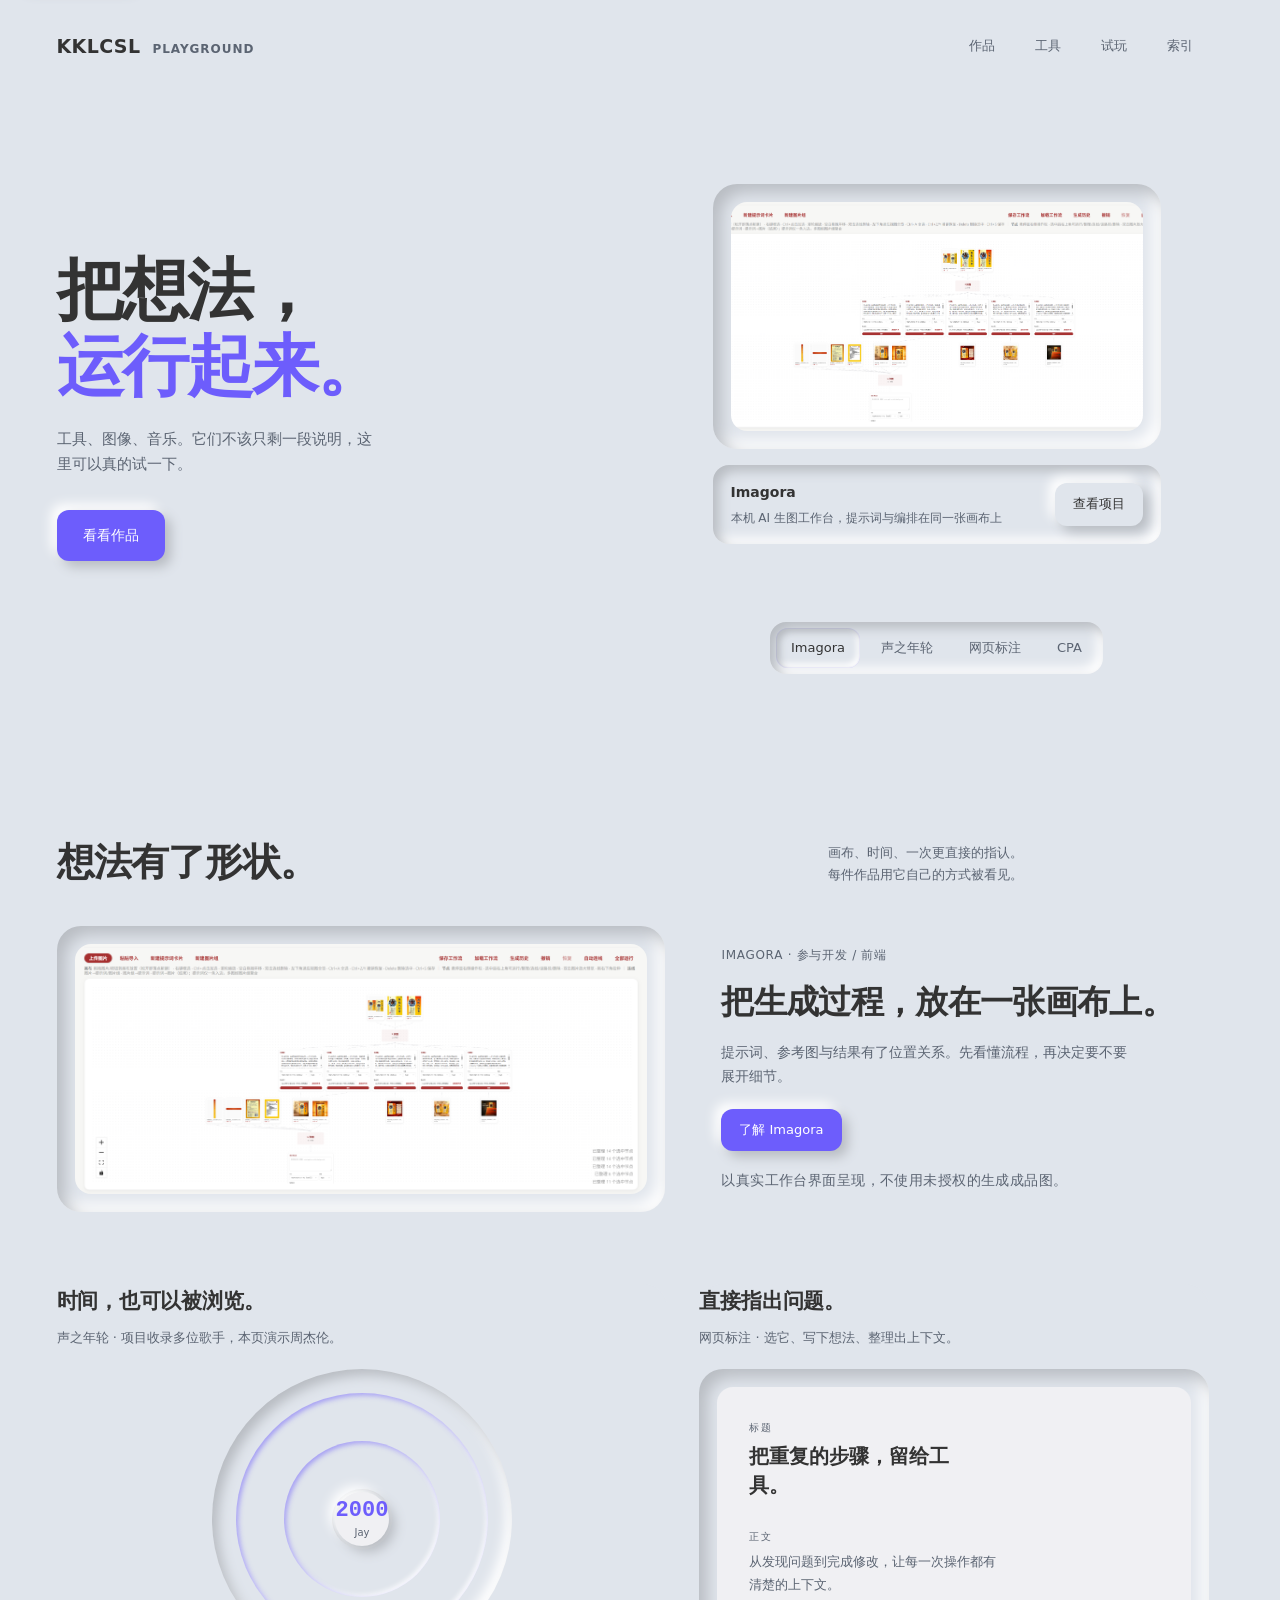
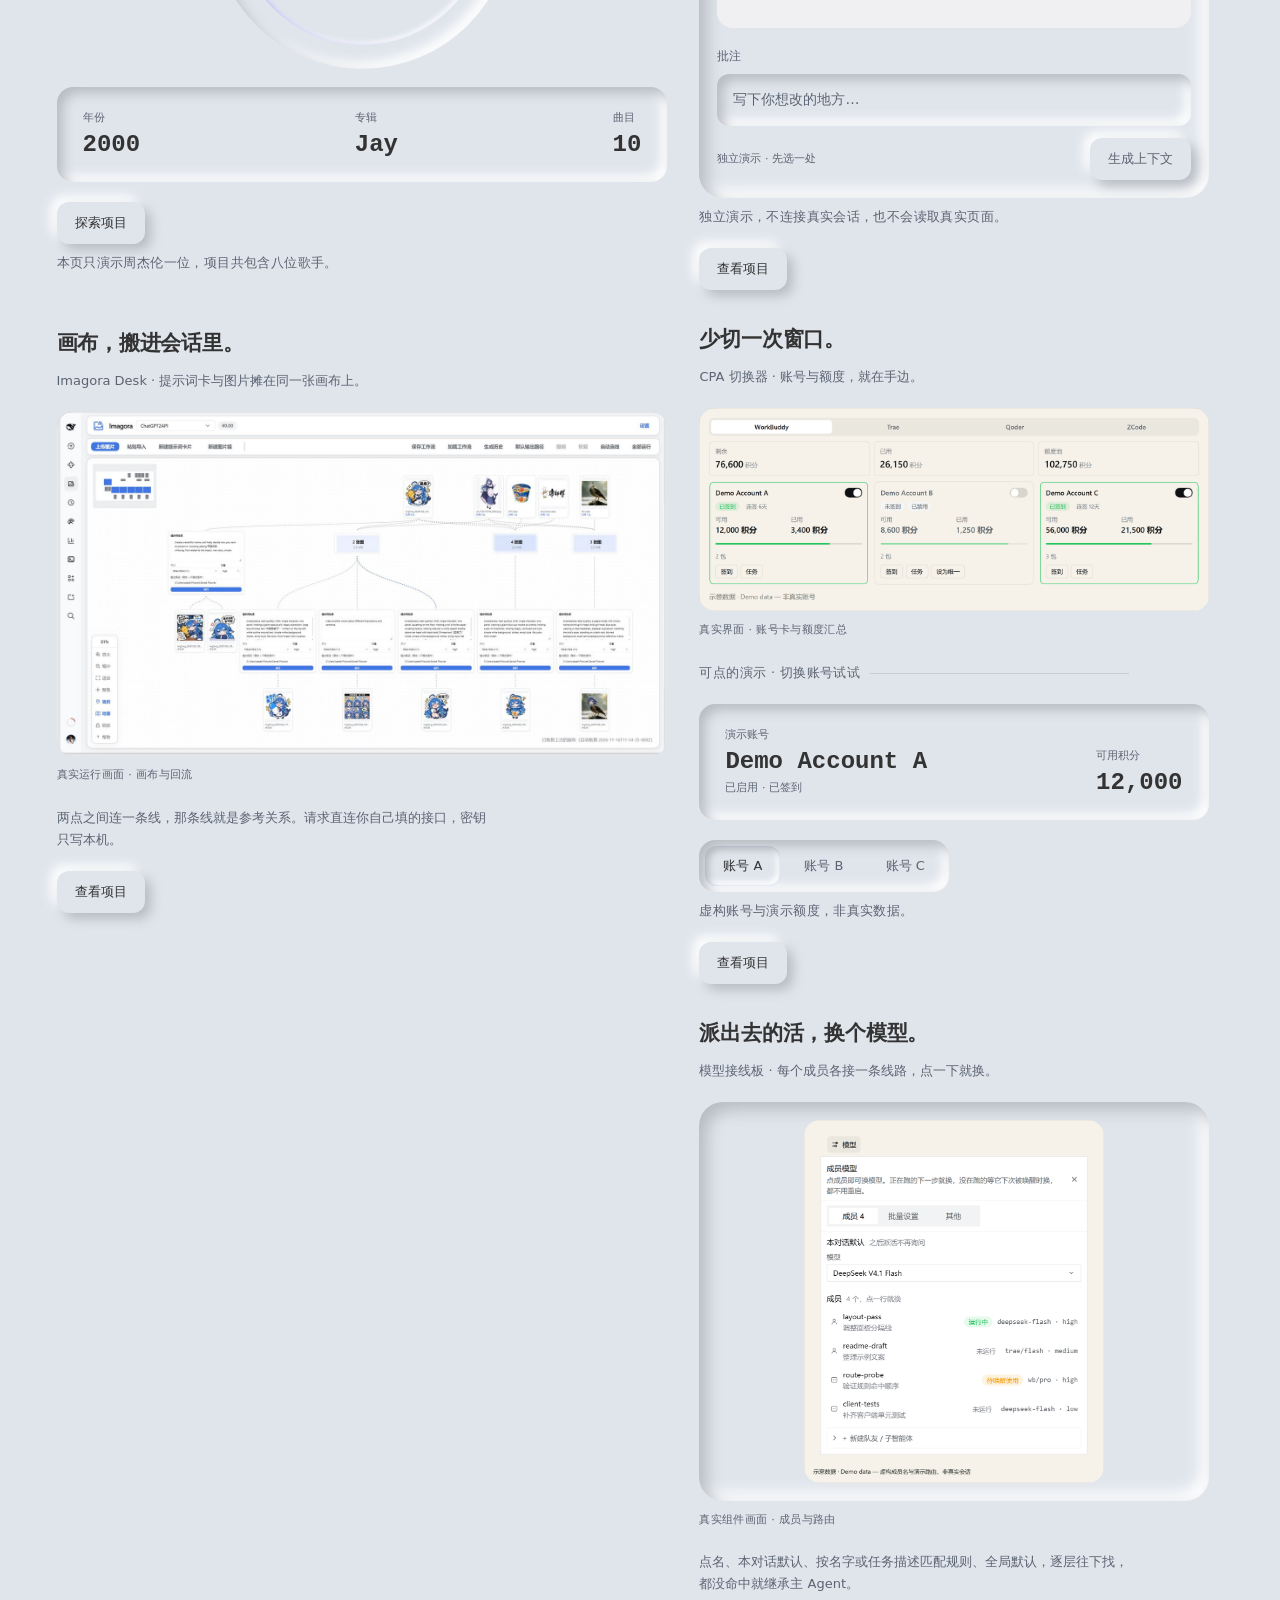
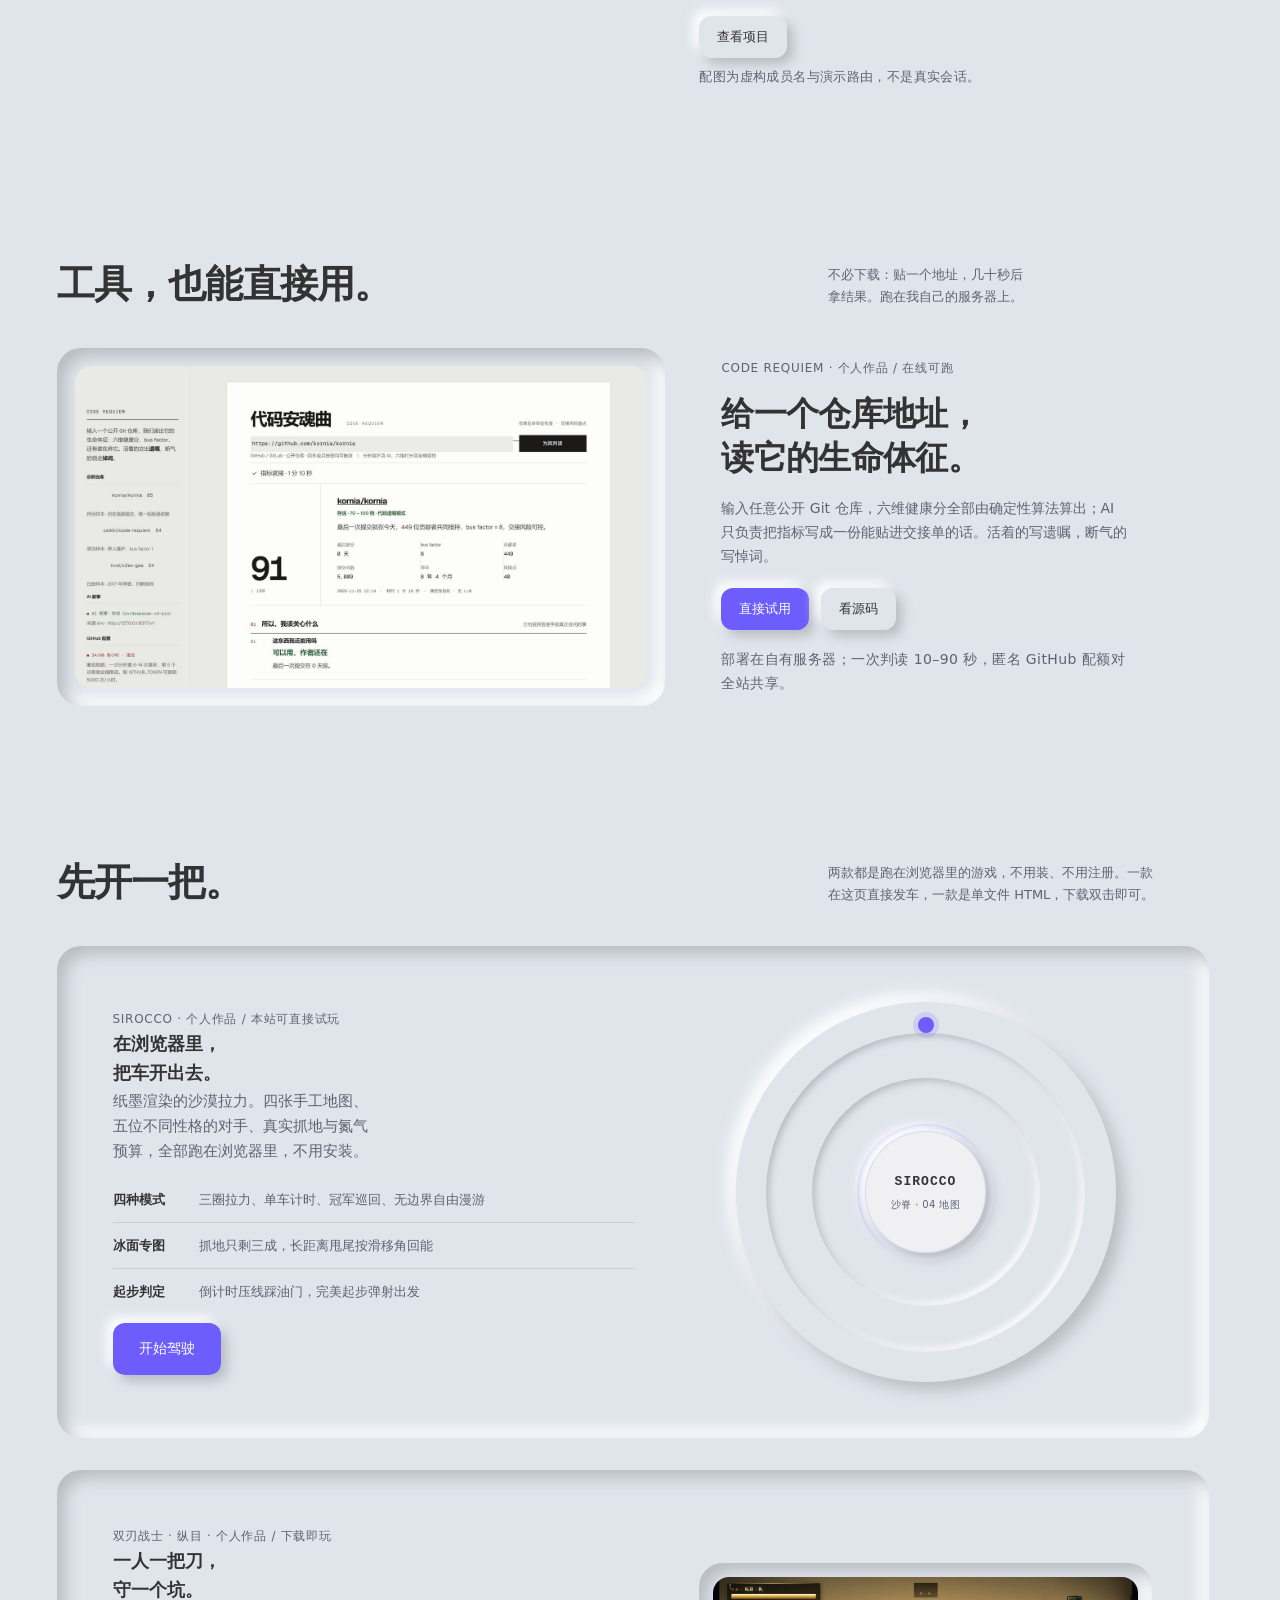
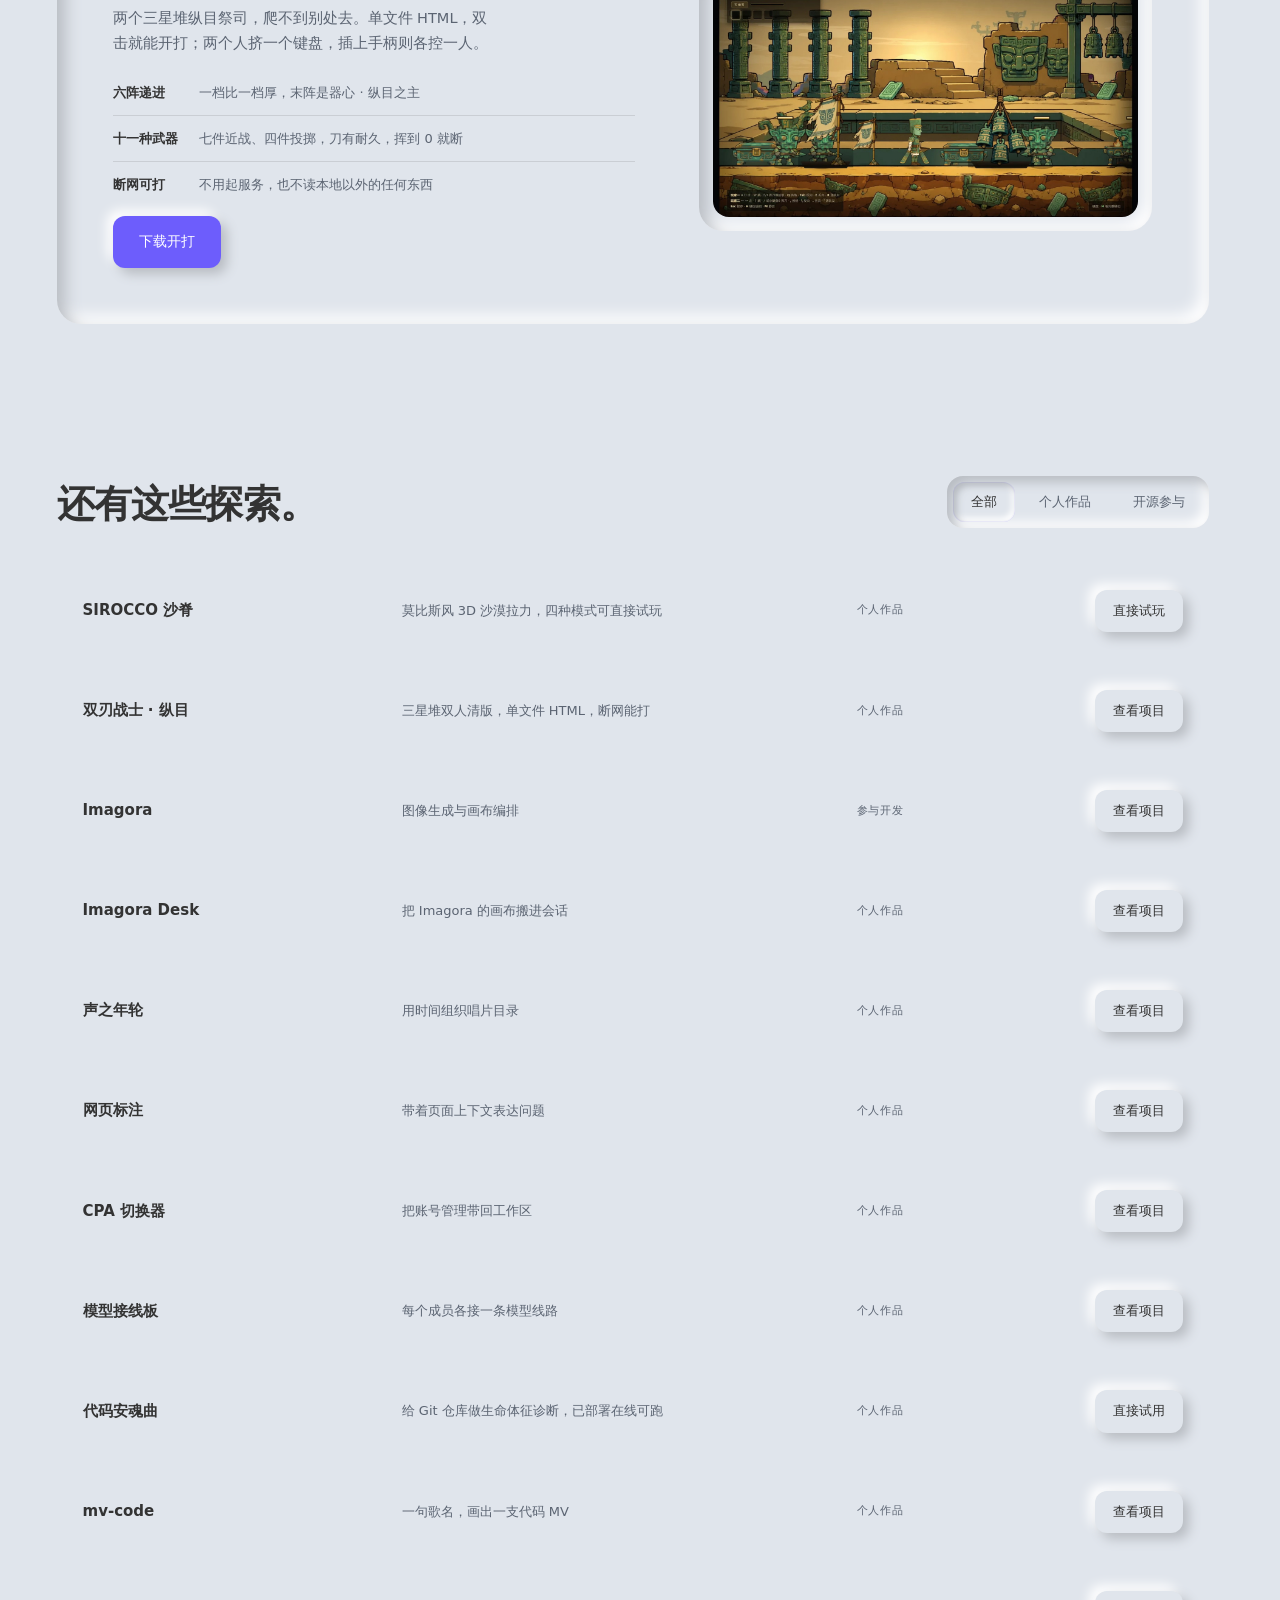
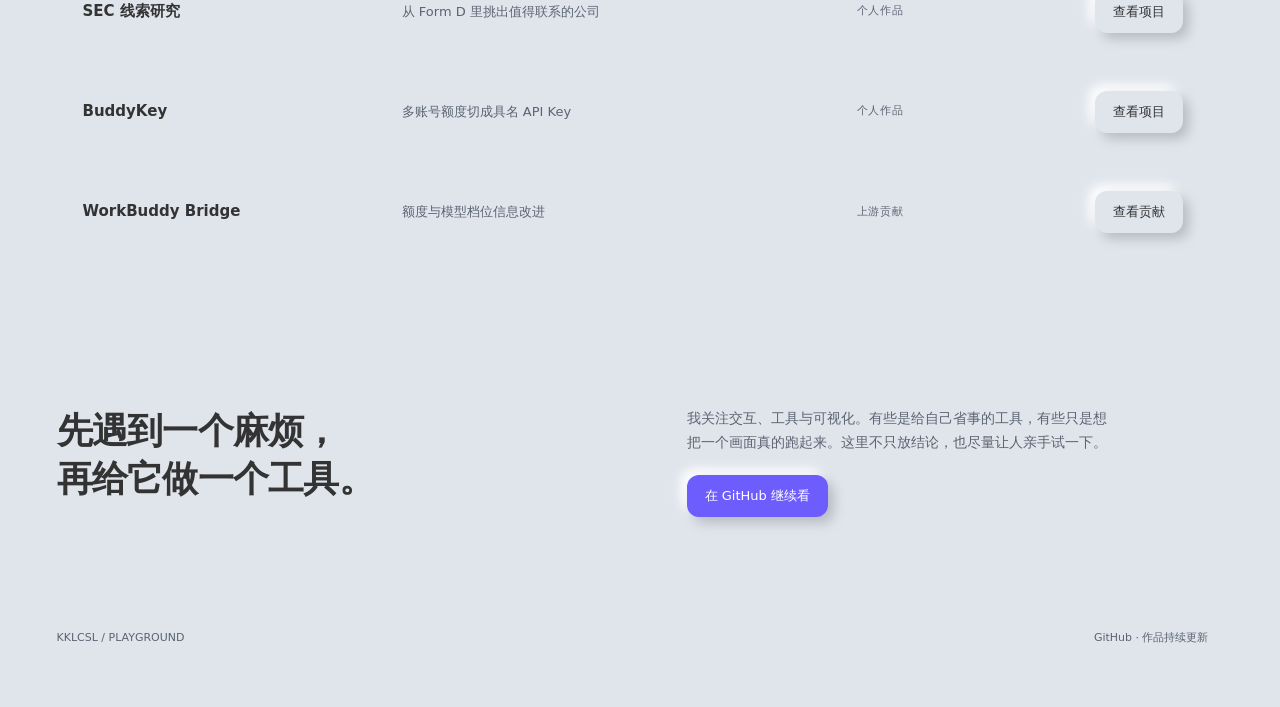
<file: index.html>
<!doctype html>
<html lang="zh-CN">
<head>
<meta charset="utf-8">
<meta name="viewport" content="width=device-width, initial-scale=1">
<title>KKLCSL · 把想法，运行起来。</title>
<meta name="description" content="KKLCSL 的作品现场：可以直接开一把的浏览器游戏，在线可跑的代码安魂曲，以及 Imagora、声之年轮、网页标注与 CPA 切换器。">
<link rel="canonical" href="https://toolboxonline.online/">
<meta name="theme-color" content="#e0e5ec">
<link rel="icon" href="favicon.svg" type="image/svg+xml">
<meta property="og:type" content="website">
<meta property="og:url" content="https://toolboxonline.online/">
<meta property="og:title" content="KKLCSL · 把想法，运行起来。">
<meta property="og:description" content="可以直接开一把的浏览器游戏，在线可跑的代码安魂曲，以及 Imagora、声之年轮、网页标注与 CPA 切换器。">
<meta property="og:image" content="https://toolboxonline.online/assets/sirocco.jpg">
<meta name="twitter:card" content="summary_large_image">
<link rel="stylesheet" href="css/site.css">
</head>
<body>
<a class="skip-link" href="#work">跳到主要内容</a>
<div class="wrap">

  <nav aria-label="主导航">
    <div class="brand">KKLCSL<em>PLAYGROUND</em></div>
    <div class="navlinks">
      <a href="#work">作品</a>
      <a href="#tools">工具</a>
      <a href="#play">试玩</a>
      <a href="#index">索引</a>
    </div>
  </nav>

  <main id="top">

    <!-- ================= 首屏 ================= -->
    <header class="hero">
      <div>
        <h1>把想法，<b>运行起来。</b></h1>
        <p>工具、图像、音乐。它们不该只剩一段说明，这里可以真的试一下。</p>
        <a class="btn btn--primary" href="#work">看看作品</a>
      </div>

      <div>
        <div class="stage" data-stage aria-live="polite">
          <!-- 由 JS 按当前项目渲染：年轮刻度盘 / 真实界面截图 -->
        </div>

        <div class="stage-meta">
          <div class="segment" role="group" aria-label="切换首屏项目">
            <button type="button" aria-pressed="true" data-k="imagora">Imagora</button>
            <button type="button" aria-pressed="false" data-k="rings">声之年轮</button>
            <button type="button" aria-pressed="false" data-k="annotator">网页标注</button>
            <button type="button" aria-pressed="false" data-k="cpa">CPA</button>
          </div>
        </div>
      </div>
    </header>

    <!-- ================= 作品 ================= -->
    <section id="work" aria-labelledby="work-title">
      <div class="head">
        <h2 id="work-title">想法有了形状。</h2>
        <p>画布、时间、一次更直接的指认。每件作品用它自己的方式被看见。</p>
      </div>

      <article class="imagora">
        <div class="screen">
          <button class="screen__zoom" type="button"
                  data-zoom="assets/imagora-main.png"
                  data-zoom-alt="Imagora 的无限画布：提示词卡片、图片组与连线"
                  aria-label="放大查看 Imagora 的无限画布">
            <img src="assets/imagora-main.png" alt="Imagora 无限画布真实界面：提示词卡片、图片组与连线">
          </button>
        </div>
        <div class="copy">
          <div class="roleline">IMAGORA · 参与开发 / 前端</div>
          <h3>把生成过程，放在一张画布上。</h3>
          <p>提示词、参考图与结果有了位置关系。先看懂流程，再决定要不要展开细节。</p>
          <div class="rowbtns">
            <a class="btn btn--sm btn--primary" href="https://github.com/Cogniform/imagora" target="_blank" rel="noopener">了解 Imagora</a>
          </div>
          <p class="declaration">以真实工作台界面呈现，不使用未授权的生成成品图。</p>
        </div>
      </article>

      <div class="works">

        <div class="stack">

          <!-- 声之年轮 -->
          <div class="panel panel--flat" aria-labelledby="music-title">
            <h3 id="music-title">时间，也可以被浏览。</h3>
            <p>声之年轮 · 项目收录多位歌手，本页演示周杰伦。</p>

            <div class="minidial" data-minidial role="group" aria-label="年轮：相邻年份的凹槽，可点选">
              <!-- 由 JS 渲染三条真实年份凹槽 -->
            </div>

            <div class="readout">
              <div>
                <small>年份</small>
                <strong data-mini-year>2000</strong>
              </div>
              <div>
                <small>专辑</small>
                <strong data-mini-album>Jay</strong>
              </div>
              <div>
                <small>曲目</small>
                <strong data-mini-tracks>10</strong>
              </div>
            </div>

            <div class="rowbtns">
              <a class="btn btn--sm" href="https://github.com/cslkkl/discography-showcase" target="_blank" rel="noopener">探索项目</a>
            </div>
            <p class="declaration">本页只演示周杰伦一位，项目共包含八位歌手。</p>
          </div>

          <!-- Imagora Desk -->
          <div class="panel panel--flat" aria-labelledby="desk-title">
            <h3 id="desk-title">画布，搬进会话里。</h3>
            <p>Imagora Desk · 提示词卡与图片摊在同一张画布上。</p>

            <figure class="shot">
              <button class="screen shot__zoom" type="button"
                      data-zoom="assets/imagora-desk.jpg"
                      data-zoom-alt="DSH 里的无限画布：上方是提示词卡与它们引用的图片，跑完的结果回流成下面的新节点，节点之间用虚线连成参考关系"
                      aria-label="放大查看 Imagora Desk 的画布">
                <img src="assets/imagora-desk.jpg" alt="DSH 里的无限画布：提示词卡与引用的图片在上，跑完的结果回流成下面的新节点" loading="lazy" decoding="async">
              </button>
              <figcaption>真实运行画面 · 画布与回流</figcaption>
            </figure>

            <p>两点之间连一条线，那条线就是参考关系。请求直连你自己填的接口，密钥只写本机。</p>

            <div class="rowbtns">
              <a class="btn btn--sm" href="https://github.com/cslkkl/dsh-imagora-desk" target="_blank" rel="noopener">查看项目</a>
            </div>
          </div>

        </div>

        <div class="stack">

          <!-- 网页标注 -->
          <div class="panel panel--flat" data-annot aria-labelledby="annot-title">
            <h3 id="annot-title">直接指出问题。</h3>
            <p>网页标注 · 选它、写下想法、整理出上下文。</p>

            <div class="screen">
              <div class="page">
                <button class="page__target" type="button" data-target="title">
                  <span class="page__label">标题</span>
                  <span class="page__text page__text--title" data-target-title>把重复的步骤，留给工具。</span>
                </button>
                <button class="page__target" type="button" data-target="body">
                  <span class="page__label">正文</span>
                  <span class="page__text" data-target-body>从发现问题到完成修改，让每一次操作都有清楚的上下文。</span>
                </button>
                <div class="note note--comment" data-comment hidden><span data-comment-text></span></div>
              </div>

              <div class="compose">
                <label class="compose__label" for="comment-input">批注</label>
                <input class="field" id="comment-input" type="text" data-comment-input
                       placeholder="写下你想改的地方…" autocomplete="off">
                <div class="compose__row">
                  <span class="spec-hint" data-annot-hint>独立演示 · 先选一处</span>
                  <button class="btn btn--sm btn--primary" type="button" data-build disabled>生成上下文</button>
                </div>
              </div>
            </div>

            <div class="note note--result" data-context-result hidden>
              <div class="note__head">生成结果 · 仅本地文本</div>
              <dl class="note__fields">
                <dt>目标</dt><dd data-out-target>—</dd>
                <dt>批注</dt><dd data-out-comment>—</dd>
                <dt>结构化</dt><dd><pre class="note__code" data-out-json>—</pre></dd>
              </dl>
            </div>

            <p class="declaration">独立演示，不连接真实会话，也不会读取真实页面。</p>

            <div class="rowbtns">
              <a class="btn btn--sm" href="https://github.com/cslkkl/dsh-web-annotator" target="_blank" rel="noopener">查看项目</a>
            </div>
          </div>

          <!-- CPA -->
          <div class="panel panel--flat" data-cpa aria-labelledby="cpa-title">
            <h3 id="cpa-title">少切一次窗口。</h3>
            <p>CPA 切换器 · 账号与额度，就在手边。</p>

            <figure class="shot">
              <button class="screen shot__zoom" type="button"
                      data-zoom="assets/cpa.png"
                      data-zoom-alt="CPA 切换器真实界面：账号卡、额度与签到状态"
                      aria-label="放大查看 CPA 切换器的真实界面">
                <img src="assets/cpa.png" alt="CPA 切换器真实界面：账号卡、额度与签到状态" loading="lazy" decoding="async">
              </button>
              <figcaption>真实界面 · 账号卡与额度汇总</figcaption>
            </figure>

            <p class="demo-label">可点的演示 · 切换账号试试</p>
            <div class="readout readout--cpa">
              <div>
                <small>演示账号</small>
                <strong data-account-name>Demo Account A</strong>
                <span class="readout__meta" data-account-status>已启用 · 已签到</span>
              </div>
              <div>
                <small>可用积分</small>
                <strong data-account-balance>12,000</strong>
              </div>
            </div>

            <div class="rowbtns">
              <div class="segment" role="group" aria-label="切换演示账号">
                <button type="button" aria-pressed="true" data-account="A">账号 A</button>
                <button type="button" aria-pressed="false" data-account="B">账号 B</button>
                <button type="button" aria-pressed="false" data-account="C">账号 C</button>
              </div>
            </div>

            <p class="declaration">虚构账号与演示额度，非真实数据。</p>

            <div class="rowbtns">
              <a class="btn btn--sm" href="https://github.com/cslkkl/dsh-cpa-switch" target="_blank" rel="noopener">查看项目</a>
            </div>
          </div>

          <!-- 模型接线板 -->
          <div class="panel panel--flat" aria-labelledby="switchboard-title">
            <h3 id="switchboard-title">派出去的活，换个模型。</h3>
            <p>模型接线板 · 每个成员各接一条线路，点一下就换。</p>

            <figure class="shot">
              <div class="screen screen--tall">
                <button class="shot__zoom" type="button"
                        data-zoom="assets/switchboard.png"
                        data-zoom-alt="模型接线板浮层：每行一位成员的名称、职责与该成员实际使用的模型，右侧是运行状态徽标"
                        aria-label="放大查看模型接线板的成员列表">
                  <img src="assets/switchboard.png" alt="模型接线板浮层：每行一位成员的名称、职责与该成员实际使用的模型" loading="lazy" decoding="async">
                </button>
              </div>
              <figcaption>真实组件画面 · 成员与路由</figcaption>
            </figure>

            <p>点名、本对话默认、按名字或任务描述匹配规则、全局默认，逐层往下找，都没命中就继承主 Agent。</p>

            <div class="rowbtns">
              <a class="btn btn--sm" href="https://github.com/cslkkl/dsh-switchboard" target="_blank" rel="noopener">查看项目</a>
            </div>
            <p class="declaration">配图为虚构成员名与演示路由，不是真实会话。</p>
          </div>

        </div>
      </div>
    </section>

    <!-- ================= 在线工具 ================= -->
    <section id="tools" aria-labelledby="tools-title">
      <div class="head">
        <h2 id="tools-title">工具，也能直接用。</h2>
        <p>不必下载：贴一个地址，几十秒后拿结果。跑在我自己的服务器上。</p>
      </div>

      <article class="imagora">
        <div class="screen">
          <button class="screen__zoom" type="button"
                  data-zoom="assets/requiem.jpg"
                  data-zoom-alt="代码安魂曲的判读结果：Kornia 拿到 91 分，旁边是最后提交、bus factor、贡献者、提交总数、享年与风险点，下面是三句话回答"
                  aria-label="放大查看代码安魂曲的判读结果">
            <img src="assets/requiem.jpg" alt="代码安魂曲的判读结果：91 分，六项指标与三句回答" loading="lazy" decoding="async">
          </button>
        </div>
        <div class="copy">
          <div class="roleline">CODE REQUIEM · 个人作品 / 在线可跑</div>
          <h3>给一个仓库地址，<br>读它的生命体征。</h3>
          <p>输入任意公开 Git 仓库，六维健康分全部由确定性算法算出；AI 只负责把指标写成一份能贴进交接单的话。活着的写遗嘱，断气的写悼词。</p>
          <div class="rowbtns">
            <a class="btn btn--sm btn--primary" href="http://110.41.59.97/requiem/" target="_blank" rel="noopener">直接试用</a>
            <a class="btn btn--sm" href="https://github.com/cslkkl/code-requiem" target="_blank" rel="noopener">看源码</a>
          </div>
          <p class="declaration">部署在自有服务器；一次判读 10–90 秒，匿名 GitHub 配额对全站共享。</p>
        </div>
      </article>
    </section>

    <!-- ================= 试玩 ================= -->
    <section id="play" aria-labelledby="play-title">
      <div class="head">
        <h2 id="play-title">先开一把。</h2>
        <p>两款都是跑在浏览器里的游戏，不用装、不用注册。一款在这页直接发车，一款是单文件 HTML，下载双击即可。</p>
      </div>

      <div class="play">
        <div class="play__copy">
          <div class="roleline">SIROCCO · 个人作品 / 本站可直接试玩</div>
          <h3>在浏览器里，<br>把车开出去。</h3>
          <p>纸墨渲染的沙漠拉力。四张手工地图、五位不同性格的对手、真实抓地与氮气预算，全部跑在浏览器里，不用安装。</p>
          <ul class="play__list">
            <li><b>四种模式</b>三圈拉力、单车计时、冠军巡回、无边界自由漫游</li>
            <li><b>冰面专图</b>抓地只剩三成，长距离甩尾按滑移角回能</li>
            <li><b>起步判定</b>倒计时压线踩油门，完美起步弹射出发</li>
          </ul>
          <div class="rowbtns">
            <a class="btn btn--primary" href="/sirocco/">开始驾驶</a>
          </div>
        </div>
        <div class="play__stage" aria-hidden="true">
          <div class="track">
            <span class="track__ring track__ring--1"></span>
            <span class="track__ring track__ring--2"></span>
            <span class="track__ring track__ring--3"></span>
            <span class="track__car"></span>
            <div class="track__core">
              <strong>SIROCCO</strong>
              <span>沙脊 · 04 地图</span>
            </div>
          </div>
        </div>
      </div>

      <div class="play play--single">
        <div class="play__copy">
          <div class="roleline">双刃战士 · 纵目 · 个人作品 / 下载即玩</div>
          <h3>一人一把刀，<br>守一个坑。</h3>
          <p>两个三星堆纵目祭司，爬不到别处去。单文件 HTML，双击就能开打；两个人挤一个键盘，插上手柄则各控一人。</p>
          <ul class="play__list">
            <li><b>六阵递进</b>一档比一档厚，末阵是器心 · 纵目之主</li>
            <li><b>十一种武器</b>七件近战、四件投掷，刀有耐久，挥到 0 就断</li>
            <li><b>断网可打</b>不用起服务，也不读本地以外的任何东西</li>
          </ul>
          <div class="rowbtns">
            <a class="btn btn--primary" href="https://github.com/cslkkl/double-blade-zongmu" target="_blank" rel="noopener">下载开打</a>
          </div>
        </div>
        <div class="play__stage">
          <div class="screen">
            <button class="screen__zoom" type="button"
                    data-zoom="assets/zongmu.jpg"
                    data-zoom-alt="纵目的第一阵：两个青铜纵目祭司站在祭祀坑里，坑后平台上挂着青铜钟与铜鼓，左侧是血条与武器耐久"
                    aria-label="放大查看纵目的第一阵画面">
              <img src="assets/zongmu.jpg" alt="纵目的第一阵：两个青铜纵目祭司站在祭祀坑里，坑后平台上挂着青铜钟与铜鼓" loading="lazy" decoding="async">
            </button>
          </div>
        </div>
      </div>
    </section>

    <!-- ================= 索引 ================= -->
    <section id="index" aria-labelledby="index-title">
      <div class="head">
        <h2 id="index-title">还有这些探索。</h2>
        <div class="segment" role="group" aria-label="筛选项目">
          <button type="button" aria-pressed="true" data-filter="all">全部</button>
          <button type="button" aria-pressed="false" data-filter="own">个人作品</button>
          <button type="button" aria-pressed="false" data-filter="contrib">开源参与</button>
        </div>
      </div>

      <div class="rows" data-project-list></div>
    </section>

    <!-- ================= 关于 ================= -->
    <section id="about" class="about" aria-labelledby="about-title">
      <h2 id="about-title">先遇到一个麻烦，<br>再给它做一个工具。</h2>
      <div>
        <p>我关注交互、工具与可视化。有些是给自己省事的工具，有些只是想把一个画面真的跑起来。这里不只放结论，也尽量让人亲手试一下。</p>
        <div class="rowbtns">
          <a class="btn btn--sm btn--primary" href="https://github.com/cslkkl" target="_blank" rel="noopener">在 GitHub 继续看</a>
        </div>
      </div>
    </section>

  </main>

  <footer>
    <span>KKLCSL / PLAYGROUND</span>
    <span><a href="https://github.com/cslkkl" target="_blank" rel="noopener">GitHub</a> · 作品持续更新</span>
  </footer>
</div>

<!-- 图片放大层 -->
<div class="lightbox" data-lightbox role="dialog" aria-modal="true" aria-labelledby="lb-title" hidden>
  <div class="lightbox__scrim" data-lightbox-close></div>
  <figure class="lightbox__figure">
    <figcaption class="lightbox__cap" id="lb-title" data-lightbox-cap></figcaption>
    <img alt="" data-lightbox-img>
  </figure>
  <button class="lightbox__close" type="button" data-lightbox-close aria-label="关闭图片">×</button>
</div>

<script src="js/app.js"></script>
</body>
</html>
</file>
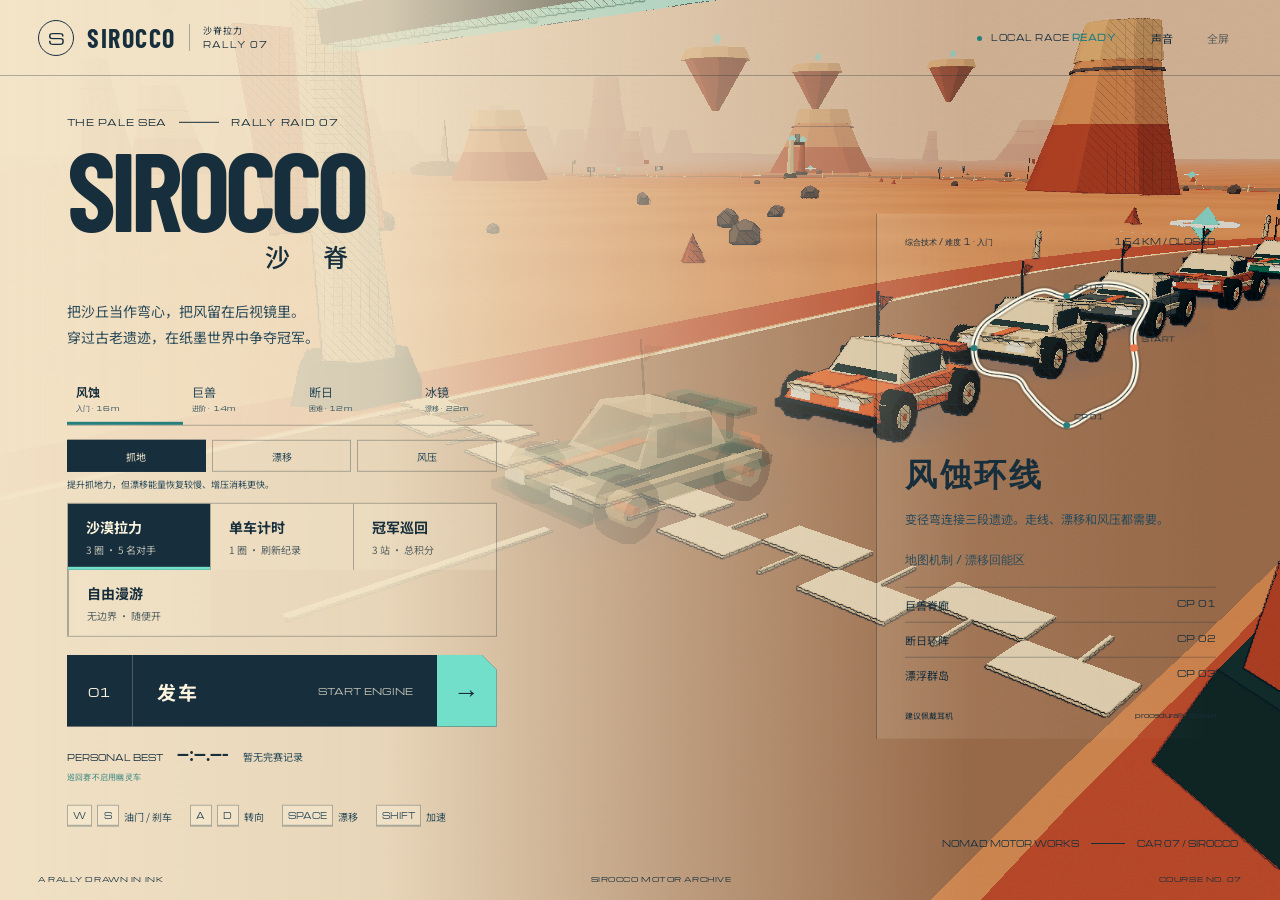
<file: sirocco/index.html>
<!doctype html>
<html lang="zh-CN">
  <head>
    <meta charset="UTF-8" />
    <meta name="viewport" content="width=device-width, initial-scale=1.0, viewport-fit=cover" />
    <meta name="theme-color" content="#e4a37d" />
    <meta
      name="description"
      content="SIROCCO 沙脊，一款纸墨沙漠风格的 3D 浏览器拉力游戏。漂移、加速，在巨兽遗迹与漂浮群岛之间争夺冠军。"
    />
    <title>SIROCCO · 沙脊</title>
    <link rel="icon" href="./favicon.svg" type="image/svg+xml" />
    <script type="module" crossorigin src="./assets/index-Ddt8AVUh.js"></script>
    <link rel="modulepreload" crossorigin href="./assets/three-DpGtcZaj.js">
    <link rel="stylesheet" crossorigin href="./assets/index-B0ZygnpJ.css">
  </head>
  <body data-state="loading" data-mode="rally" data-camera="chase">
    <a class="skip-link" href="#start-button">跳至发车</a>
    <canvas
      id="rally-canvas"
      tabindex="0"
      aria-label="SIROCCO 三维赛车画面。W 油门，S 刹车，A D 转向，空格漂移，Shift 加速。"
    ></canvas>
    <div class="paper-grain" aria-hidden="true"></div>

    <div id="loading-screen" class="loading-screen">
      <div class="loading-mark" aria-hidden="true"><i></i><b>S</b><i></i></div>
      <p>正在铺设沙脊赛道</p>
      <span>INK / DUST / VELOCITY</span>
      <div class="loading-track"><i></i></div>
    </div>

    <div id="interface" class="interface" inert>
      <header class="topbar">
        <div class="brand" aria-label="SIROCCO 沙脊">
          <span class="brand-sigil" aria-hidden="true">S</span>
          <span class="brand-name">SIROCCO</span>
          <span class="brand-edition">沙脊拉力<br /><b>RALLY 07</b></span>
        </div>
        <div class="top-actions">
          <span class="system-status"><i></i> LOCAL RACE <b>READY</b></span>
          <button
            id="sound-toggle"
            class="utility-button"
            type="button"
            aria-label="关闭声音"
            aria-pressed="true"
          >
            声音
          </button>
          <button
            id="camera-toggle"
            class="utility-button gameplay-only"
            type="button"
            aria-label="切换视角"
          >
            视角
          </button>
          <button
            id="pause-toggle"
            class="utility-button gameplay-only"
            type="button"
            aria-label="暂停比赛"
          >
            暂停
          </button>
          <button
            id="fullscreen-toggle"
            class="utility-button"
            type="button"
            aria-label="进入全屏"
            aria-pressed="false"
          >
            全屏
          </button>
        </div>
      </header>

      <main>
        <section id="menu-screen" class="screen menu-screen active" aria-labelledby="game-title">
          <div class="menu-scrim" aria-hidden="true"></div>
          <div class="intro-panel">
            <p class="eyebrow reveal r1"><span>THE PALE SEA</span><i></i>RALLY RAID 07</p>
            <div class="title-lockup reveal r2">
              <h1 id="game-title">SIROCCO</h1>
              <span class="title-cn">沙&nbsp;脊</span>
            </div>
            <p class="intro-copy reveal r3">
              把沙丘当作弯心，把风留在后视镜里。<br />穿过古老遗迹，在纸墨世界中争夺冠军。
            </p>
            <div
              id="course-selector"
              class="course-selector reveal r4"
              role="group"
              aria-label="选择地图"
            >
              <button data-course="SIROCCO-07" class="active" type="button" aria-pressed="true">
                <span>风蚀</span><small>入门 · 16m</small>
              </button>
              <button data-course="DUNE-2026" type="button" aria-pressed="false">
                <span>巨兽</span><small>进阶 · 14m</small>
              </button>
              <button data-course="ORBIT-33" type="button" aria-pressed="false">
                <span>断日</span><small>困难 · 12m</small>
              </button>
              <button data-course="GLACIER-88" type="button" aria-pressed="false">
                <span>冰镜</span><small>漂移 · 22m</small>
              </button>
            </div>
            <div
              id="setup-selector"
              class="setup-selector reveal r4"
              role="group"
              aria-label="车辆调校"
            >
              <button data-setup="grip" class="active" type="button" aria-pressed="true">
                抓地
              </button>
              <button data-setup="drift" type="button" aria-pressed="false">漂移</button>
              <button data-setup="boost" type="button" aria-pressed="false">风压</button>
            </div>
            <p id="setup-description" class="setup-description reveal r4">
              稳定抓地，适合先熟悉赛道。
            </p>
            <div class="mode-switch reveal r4" role="group" aria-label="选择比赛模式">
              <button id="rally-mode-button" class="active" type="button" aria-pressed="true">
                <b>沙漠拉力</b><small>3 圈 · 5 名对手</small>
              </button>
              <button id="time-mode-button" type="button" aria-pressed="false">
                <b>单车计时</b><small>1 圈 · 刷新纪录</small>
              </button>
              <button id="championship-mode-button" type="button" aria-pressed="false">
                <b>冠军巡回</b><small>3 站 · 总积分</small>
              </button>
              <button id="free-mode-button" type="button" aria-pressed="false">
                <b>自由漫游</b><small>无边界 · 随便开</small>
              </button>
            </div>
            <button id="start-button" class="primary-button reveal r4" type="button">
              <span class="button-index">01</span>
              <span class="button-label"><b>发车</b><small>START ENGINE</small></span>
              <span class="button-arrow" aria-hidden="true">→</span>
            </button>
            <div class="menu-record reveal r5">
              <span>PERSONAL BEST</span><b id="menu-best">--:--.---</b
              ><span id="menu-best-label">暂无完赛记录</span>
            </div>
            <div id="ghost-status" class="ghost-record reveal r5">首次计时完赛后生成幽灵车</div>
            <div class="control-strip reveal r5" aria-label="键盘操作说明">
              <span><kbd>W</kbd><kbd>S</kbd>油门 / 刹车</span>
              <span><kbd>A</kbd><kbd>D</kbd>转向</span>
              <span><kbd>SPACE</kbd>漂移</span>
              <span><kbd>SHIFT</kbd>加速</span>
            </div>
          </div>

          <aside class="course-notes reveal r4" aria-label="赛道档案">
            <div class="notes-heading">
              <span id="course-style">综合技术</span><b id="course-length">1.54 KM / CLOSED</b>
            </div>
            <canvas
              id="menu-map"
              width="360"
              height="250"
              role="img"
              aria-label="沙脊闭合赛道图"
            ></canvas>
            <h2 id="course-name">风蚀环线</h2>
            <p id="course-description">变径弯连接三段遗迹。走线、漂移和风压都需要。</p>
            <p id="course-mechanic" class="course-mechanic">地图机制 / 漂移回能区</p>
            <ol class="sector-list">
              <li><span>巨兽脊廊</span><b>CP 01</b></li>
              <li><span>断日环阵</span><b>CP 02</b></li>
              <li><span>漂浮群岛</span><b>CP 03</b></li>
            </ol>
            <div class="notes-foot"><span>建议佩戴耳机</span><b> procedurally drawn </b></div>
          </aside>
          <div class="menu-caption" aria-hidden="true">
            NOMAD MOTOR WORKS <i></i> CAR 07 / SIROCCO
          </div>
        </section>

        <section id="hud" class="hud" aria-label="比赛状态" aria-hidden="true">
          <div class="race-standing">
            <div class="position-block">
              <span>名次</span><strong id="position-value">1</strong
              ><b>/ <span id="racer-count">6</span></b>
            </div>
            <div class="lap-block">
              <span>当前圈</span
              ><b><span id="lap-value">1</span> / <span id="lap-total">3</span></b>
            </div>
          </div>

          <div class="timing-tower">
            <div><span>比赛时间</span><b id="race-time">00:00.000</b></div>
            <div><span>上一圈</span><b id="last-lap">--:--.---</b></div>
            <div><span>最佳圈</span><b id="best-lap">--:--.---</b></div>
            <div><span>赛段 / 幽灵差值</span><b id="sector-delta">--</b></div>
          </div>

          <div class="checkpoint-nav">
            <span id="checkpoint-label">下一检查点</span>
            <div>
              <i id="checkpoint-arrow" aria-hidden="true">↑</i><b id="checkpoint-distance">000 m</b>
            </div>
            <small id="checkpoint-name">巨兽脊廊</small>
          </div>

          <div class="minimap-wrap">
            <span>COURSE / LIVE</span
            ><canvas
              id="minimap"
              width="220"
              height="180"
              role="img"
              aria-label="实时赛道名次地图"
            ></canvas>
          </div>

          <div class="speedometer">
            <span class="hud-label">速度</span>
            <div class="speed-line"><strong id="speed-value">000</strong><small>KM/H</small></div>
            <div class="gear-line">
              <span>GEAR</span><b id="gear-value">N</b><i></i><span id="surface-label">GRIP</span>
            </div>
          </div>

          <div class="boost-panel">
            <div><span>风压储能</span><b id="boost-value">100</b></div>
            <div
              class="boost-track"
              role="progressbar"
              aria-label="加速能量"
              aria-valuemin="0"
              aria-valuemax="100"
              aria-valuenow="100"
            >
              <i id="boost-progress"></i>
            </div>
            <small id="drive-state">漂移可快速回能</small>
          </div>

          <div id="spawn-protection" class="spawn-protection" role="status" aria-live="polite">
            <span>起步虚化</span><b id="spawn-time">5.0s</b><small>对手可穿过你</small>
          </div>
          <div id="drift-readout" class="drift-readout">
            <span>DRIFT</span><b id="drift-score">+000</b>
          </div>
          <div id="draft-readout" class="draft-readout">尾流充能 <b>SLIPSTREAM</b></div>
          <div id="mechanic-readout" class="mechanic-readout">
            地图机制 <b id="mechanic-label">待命</b>
          </div>
          <div id="wrong-way" class="wrong-way" role="alert">
            方向反了 <span>转向返回赛道</span>
          </div>
          <div class="desktop-hint">
            <span><kbd>R</kbd>重置赛车</span><span><kbd>C</kbd>切换视角</span
            ><span><kbd>ESC</kbd>暂停</span>
          </div>
        </section>

        <div id="countdown" class="countdown" aria-live="assertive" aria-atomic="true">
          <span id="countdown-value">3</span><small id="countdown-label">HOLD THE LINE</small>
        </div>
        <div id="race-toast" class="race-toast" role="status" aria-live="polite">
          <span id="toast-kicker">CHECKPOINT</span><b id="toast-text">巨兽脊廊</b
          ><small id="toast-detail">+20 风压</small>
        </div>

        <div id="touch-controls" class="touch-controls" aria-hidden="true">
          <div class="touch-steer">
            <button id="touch-left" type="button" aria-label="左转">左</button>
            <button id="touch-right" type="button" aria-label="右转">右</button>
          </div>
          <div class="touch-actions">
            <button id="touch-drift" class="touch-small" type="button" aria-label="按住漂移">
              漂移
            </button>
            <button id="touch-boost" class="touch-small boost" type="button" aria-label="按住加速">
              加速
            </button>
            <button id="touch-brake" type="button" aria-label="按住刹车">刹车</button>
            <button id="touch-throttle" class="touch-primary" type="button" aria-label="按住油门">
              油门
            </button>
          </div>
        </div>

        <section
          id="pause-screen"
          class="screen modal-screen"
          role="dialog"
          aria-modal="true"
          aria-labelledby="pause-title"
          aria-hidden="true"
        >
          <div class="modal-scrim"></div>
          <div class="modal-card">
            <p class="eyebrow"><span>RACE SUSPENDED</span><i></i>07</p>
            <h2 id="pause-title">让沙尘<br />落一会儿</h2>
            <p>计时与赛车均已暂停。</p>
            <button id="resume-button" class="primary-button compact" type="button">
              <span class="button-label"><b>继续比赛</b><small>RESUME</small></span
              ><span class="button-arrow" aria-hidden="true">→</span>
            </button>
            <button id="restart-pause-button" class="text-button" type="button">重新发车</button>
            <button id="menu-pause-button" class="text-button" type="button">返回赛道档案</button>
            <span class="modal-shortcut">按 ESC 继续</span>
          </div>
        </section>

        <section
          id="result-screen"
          class="screen modal-screen"
          role="dialog"
          aria-modal="true"
          aria-labelledby="result-title"
          aria-hidden="true"
        >
          <div class="modal-scrim"></div>
          <div class="modal-card result-card">
            <p class="eyebrow"><span id="result-kicker">RALLY COMPLETE</span><i></i>07</p>
            <div class="result-position">
              <strong id="result-position">1</strong
              ><span>/ <b id="result-count">6</b><small>FINAL POSITION</small></span>
            </div>
            <h2 id="result-title">沙脊记住了<br />这条车辙</h2>
            <div class="result-stats">
              <div><span>总时间</span><b id="result-time">00:00.000</b></div>
              <div><span>最佳圈</span><b id="result-best">00:00.000</b></div>
              <div><span>漂移得分</span><b id="result-drift">0000</b></div>
            </div>
            <p id="new-record" class="new-record">NEW PERSONAL BEST</p>
            <div id="championship-results" class="championship-results" hidden>
              <span>CHAMPIONSHIP STANDINGS</span>
              <ol id="championship-standings"></ol>
            </div>
            <button id="restart-button" class="primary-button compact" type="button">
              <span class="button-label"
                ><b id="restart-label">再次发车</b
                ><small id="restart-subtitle">RACE AGAIN</small></span
              ><span class="button-arrow" aria-hidden="true">→</span>
            </button>
            <button id="menu-result-button" class="text-button" type="button">返回赛道档案</button>
          </div>
        </section>
      </main>

      <footer class="footer-line">
        <span>A RALLY DRAWN IN INK</span><span>SIROCCO MOTOR ARCHIVE</span
        ><span>COURSE NO. 07</span>
      </footer>
      <div id="critical-status" class="sr-only" role="alert" aria-live="assertive"></div>
    </div>
  </body>
</html>
</file>
<file: css/site.css>
/* ==========================================================================
   KKLCSL Playground — Neumorphism
   唯一规范：design/neumorphism-ui.html
   base #e0e5ec / raised #f0f0f3 / dark #b8bcc2 / light #ffffff
   accent #6d5dfc / ink #333333 / muted #5b6472（AA 加深版）
   光源固定左上：负偏移=亮 #ffffff，正偏移=暗 #b8bcc2
   无 border、无渐变、无纯黑白背景、无 translate
   ========================================================================== */

:root {
  --bg: #e0e5ec;
  --raised: #f0f0f3;
  --dark: #b8bcc2;
  --light: #ffffff;
  --accent: #6d5dfc;
  --ink: #333333;
  --muted: #5b6472;

  --r-lg: 24px;
  --r-md: 16px;
  --r-sm: 12px;

  /* 双光源阴影系统 */
  --up-md: 8px 8px 16px var(--dark), -8px -8px 16px var(--light);
  --up-sm: 6px 6px 12px var(--dark), -6px -6px 12px var(--light);
  --up-hover: 4px 4px 8px var(--dark), -4px -4px 8px var(--light);
  --down-md: inset 8px 8px 16px var(--dark), inset -8px -8px 16px var(--light);
  --down-sm: inset 6px 6px 12px var(--dark), inset -6px -6px 12px var(--light);
  --down-xs: inset 2px 2px 4px var(--dark), inset -2px -2px 4px var(--light);

  --mono: "SFMono-Regular", Consolas, "Liberation Mono", monospace;
  --ease: 300ms ease-in-out;
}

* { box-sizing: border-box; }
html {
  -webkit-text-size-adjust: 100%;
  scroll-behavior: smooth;
  /* 预留滚动条槽位：放大层锁定 body 滚动时滚动条消失，
     没有这一条内容会横向位移一个滚动条宽度（约 20px） */
  scrollbar-gutter: stable;
}

body {
  margin: 0;
  background: var(--bg);
  color: var(--ink);
  font-family: "PingFang SC", "Segoe UI Variable Text", "Segoe UI", "Microsoft YaHei", system-ui, sans-serif;
  font-size: 15px;
  line-height: 1.7;
}

h1, h2, h3 { font-weight: 600; margin: 0; }
p { margin: 0; }
a { color: inherit; text-decoration: none; }
img { display: block; max-width: 100%; }
button, input { font: inherit; color: inherit; border: 0; }
button { border: 0; background: none; cursor: pointer; }
pre { margin: 0; }

.wrap { max-width: 1200px; margin: 0 auto; padding: 0 24px; }

:focus-visible {
  outline: 2px solid var(--accent);
  outline-offset: 4px;
  border-radius: 4px;
}

.mono { font-family: var(--mono); }
.muted { color: var(--muted); }

/* ---------------------------------------------------------------- 按钮 */

.btn {
  display: inline-block;
  background: var(--bg);
  border-radius: var(--r-sm);
  box-shadow: var(--up-sm);
  padding: 14px 26px;
  font-size: 14px;
  color: var(--ink);
  transition: box-shadow var(--ease), color var(--ease);
}
.btn:hover { box-shadow: var(--up-hover); }
.btn:active {
  box-shadow: inset 4px 4px 8px var(--dark), inset -4px -4px 8px var(--light);
}
.btn--primary { background: var(--accent); color: var(--light); }
.btn--primary:hover { box-shadow: var(--up-hover); }
.btn--primary:active {
  box-shadow: inset 4px 4px 8px rgba(0, 0, 0, 0.28), inset -4px -4px 8px rgba(255, 255, 255, 0.18);
}
.btn--sm { padding: 10px 18px; font-size: 13px; border-radius: var(--r-sm); }
.btn:disabled { color: var(--muted); cursor: not-allowed; }
.btn:disabled:hover { box-shadow: var(--up-sm); }
/* 禁用态的主按钮不能留着强调色底：灰字压在 #6d5dfc 上只有 1.3:1。
   退回基底面，读起来就是"这枚按钮还没准备好"。 */
.btn--primary:disabled,
.btn--primary:disabled:hover {
  background: var(--bg);
  color: var(--muted);
  box-shadow: var(--up-sm);
}

/* ---------------------------------------------------------------- 分段控件 */

.segment {
  display: inline-flex;
  gap: 6px;
  background: var(--bg);
  border-radius: var(--r-md);
  box-shadow: var(--down-sm);
  padding: 6px;
  flex-wrap: wrap;
}
.segment button {
  background: transparent;
  border-radius: var(--r-sm);
  padding: 9px 18px;
  font-size: 13px;
  color: var(--muted);
  transition: box-shadow var(--ease), color var(--ease);
}
.segment button:hover { color: var(--ink); }
/* 强调色 #6d5dfc 在 #e0e5ec 上只有 3.59:1，够大号字（≥3:1）但不够 13px 正文的 4.5:1。
   样稿色板不动，选中态的文字改用墨色，强调保留在凹陷阴影里。 */
.segment button[aria-pressed="true"] {
  color: var(--ink);
  box-shadow:
    inset 3px 3px 6px var(--dark),
    inset -3px -3px 6px var(--light),
    inset 0 0 0 1px rgba(109, 93, 252, 0.35);
}

/* ---------------------------------------------------------------- 显示区 / 输入 */

.screen {
  background: var(--bg);
  border-radius: var(--r-lg);
  box-shadow: var(--down-md);
  padding: 18px;
}
.screen img { width: 100%; height: auto; border-radius: var(--r-md); }
.screen__zoom { display: block; width: 100%; padding: 0; border-radius: var(--r-md); }

.field {
  width: 100%;
  border: 0;
  background: var(--bg);
  border-radius: var(--r-sm);
  box-shadow: inset 6px 6px 12px var(--dark), inset -6px -6px 12px var(--light);
  padding: 14px 16px;
  font-size: 14px;
  color: var(--ink);
  transition: box-shadow var(--ease);
}
.field:focus { outline: none; box-shadow: var(--down-xs); }
.field::placeholder { color: var(--muted); }

/* ---------------------------------------------------------------- 页头 */

nav {
  display: flex;
  align-items: center;
  justify-content: space-between;
  padding: 26px 0;
  gap: 20px;
}
.brand { font-size: 19px; font-weight: 600; letter-spacing: 0.02em; }
.brand em {
  font-style: normal;
  color: var(--muted);
  font-size: 12px;
  margin-left: 12px;
  letter-spacing: 0.08em;
}
.navlinks { display: flex; gap: 8px; }
.navlinks a {
  padding: 9px 16px;
  border-radius: var(--r-sm);
  font-size: 13px;
  color: var(--muted);
  transition: box-shadow var(--ease), color var(--ease);
}
.navlinks a:hover { color: var(--ink); box-shadow: var(--up-hover); }

/* ---------------------------------------------------------------- 首屏 */

.hero {
  display: grid;
  grid-template-columns: 1fr 1fr;
  gap: 64px;
  align-items: center;
  padding: 48px 0 88px;
}
h1 {
  font-size: clamp(38px, 5.2vw, 68px);
  line-height: 1.14;
  letter-spacing: -0.03em;
}
h1 b { display: block; color: var(--accent); font-weight: 600; }
.hero p { margin: 22px 0 32px; max-width: 34ch; font-size: 15px; color: var(--muted); }

/* 舞台容器：高度固定，切换项目时不跳动 */
.stage {
  position: relative;
  width: min(100%, 448px);
  aspect-ratio: 1;
  margin: 0 auto;
  display: grid;
  place-items: center;
}

/* 刻度盘：外圈凸起，内部一圈圈凹陷凹槽（每槽 = 一张专辑） */
.dial {
  position: relative;
  width: 100%;
  aspect-ratio: 1;
  border-radius: 50%;
  background: var(--bg);
  box-shadow: var(--up-md);
}
.dial__groove {
  position: absolute;
  border-radius: 50%;
  pointer-events: none;
  /* 凹槽加深：4px 偏移 + 更实的暗侧，让每一圈都有实体刻痕的深度 */
  box-shadow:
    inset 4px 4px 9px var(--dark),
    inset -4px -4px 9px var(--light);
  transition: box-shadow var(--ease);
  cursor: pointer;
}
/* 选中年份：紫色实色环（用 inset 阴影实现，仍然没有 border） */
.dial__groove[aria-pressed="true"] {
  box-shadow:
    inset 0 0 0 2.5px rgba(109, 93, 252, 0.92),
    inset 0 0 12px rgba(109, 93, 252, 0.45),
    inset 4px 4px 9px rgba(109, 93, 252, 0.35),
    inset -4px -4px 9px var(--light);
}
.dial__center {
  position: absolute;
  inset: 33%;
  border-radius: 50%;
  background: var(--raised);
  /* 圆心凸起加强：外阴影提到 8px 档 */
  box-shadow:
    8px 8px 16px var(--dark),
    -8px -8px 16px var(--light),
    inset 0 0 0 1px rgba(109, 93, 252, 0.18);
  display: flex;
  flex-direction: column;
  align-items: center;
  justify-content: center;
  gap: 2px;
  text-align: center;
  pointer-events: none;
}
.dial__center strong { font-family: var(--mono); font-size: 40px; font-weight: 700; color: var(--accent); line-height: 1.05; letter-spacing: -0.02em; }
.dial__center span { font-size: 10.5px; color: var(--muted); letter-spacing: 0.05em; max-width: 8.5em; }

/* 首屏切换到截图时：凹陷屏 + 下方凹陷信息条，四种状态视觉重量接近。
   取景比例 1.8 是折中量出来的：三张真实截图原比例 2.30 / 2.11 / 2.50，
   1.55 时 Imagora 画布横向裁掉 36%（左侧工具条整列不见了），
   1.95 时裁得只剩 15% 但右栏比刻度盘轻了 100px。1.8 裁 21%，右栏 383 对 448。 */
.stage__stack { display: grid; gap: 16px; width: 100%; }
.stage .screen { width: 100%; margin: 0; }
.stage .screen img {
  aspect-ratio: 1.8;
  object-fit: cover;
  object-position: top center;
}

.stage-info {
  background: var(--bg);
  border-radius: var(--r-md);
  box-shadow: var(--down-sm);
  padding: 16px 18px;
  display: flex;
  align-items: center;
  justify-content: space-between;
  gap: 16px;
  flex-wrap: wrap;
}
.stage-info__text { display: grid; gap: 3px; min-width: 0; }
.stage-info__name { font-size: 14px; font-weight: 600; }
.stage-info__note { font-size: 12px; color: var(--muted); }
.stage-info .btn { flex: 0 0 auto; }

/* 首屏切换条：五个态比刻度盘宽，居中才与圆盘对齐 */
.stage-meta {
  display: flex;
  justify-content: center;
  align-items: flex-end;
  gap: 20px;
  margin-top: 34px;
}
.stage-meta .segment button { padding: 9px 15px; }

/* ---------------------------------------------------------------- 章节 */

section { padding: 76px 0; }

.head {
  display: flex;
  justify-content: space-between;
  align-items: flex-end;
  gap: 40px;
  margin-bottom: 40px;
}
.head h2 { font-size: clamp(26px, 3vw, 40px); line-height: 1.25; letter-spacing: -0.02em; }
.head p { font-size: 13px; color: var(--muted); max-width: 46ch; }

/* Imagora */
.imagora { display: grid; grid-template-columns: 1.25fr 1fr; gap: 56px; align-items: center; }
.copy p { max-width: 46ch; color: var(--muted); font-size: 14px; }
.copy h3 { font-size: clamp(26px, 2.6vw, 36px); line-height: 1.3; letter-spacing: -0.02em; margin: 14px 0 18px; }
.roleline { font-size: 12px; color: var(--muted); letter-spacing: 0.06em; }

/* 年轮 / 标注 / CPA */
.works { display: grid; grid-template-columns: 1.2fr 1fr; gap: 32px; margin-top: 72px; }
.stack { display: grid; gap: 32px; align-content: start; }
.panel { background: var(--bg); border-radius: var(--r-lg); padding: 28px; }
.panel--flat { box-shadow: none; padding: 0; }
.panel h3 { font-size: 21px; letter-spacing: -0.01em; }
.panel > p { font-size: 13px; color: var(--muted); margin: 8px 0 20px; max-width: 52ch; }

/* 小刻度盘：三条凹槽 = 相邻三个年份 */
.minidial {
  position: relative;
  width: min(100%, 300px);
  aspect-ratio: 1;
  margin: 0 auto 18px;
  border-radius: 50%;
  background: var(--bg);
  box-shadow: var(--down-sm);
}
.minidial__groove {
  position: absolute;
  border-radius: 50%;
  pointer-events: none;
  box-shadow: inset 2px 2px 5px var(--dark), inset -2px -2px 5px var(--light);
  transition: box-shadow var(--ease);
  cursor: pointer;
}
.minidial__groove[aria-pressed="true"] {
  box-shadow: inset 2px 2px 5px rgba(109, 93, 252, 0.55), inset -2px -2px 5px var(--light);
}
.minidial__center {
  position: absolute;
  inset: 41%;
  border-radius: 50%;
  background: var(--raised);
  box-shadow: var(--up-sm);
  display: flex;
  flex-direction: column;
  align-items: center;
  justify-content: center;
  text-align: center;
  pointer-events: none;
}
.minidial__center strong { font-family: var(--mono); font-size: 22px; color: var(--accent); line-height: 1.15; }
.minidial__center span { font-size: 10px; color: var(--muted); max-width: 8em; }

/* 读数条 */
.readout {
  display: flex;
  justify-content: space-between;
  align-items: flex-end;
  gap: 20px;
  background: var(--bg);
  border-radius: var(--r-md);
  box-shadow: var(--down-sm);
  padding: 22px 26px;
}
.readout > div { display: grid; gap: 2px; min-width: 0; }
.readout small { font-size: 11px; color: var(--muted); }
.readout strong {
  display: block;
  font-family: var(--mono);
  font-size: 24px;
  font-weight: 600;
  line-height: 1.25;
  overflow-wrap: anywhere;
}
.readout__meta { font-size: 11px; color: var(--muted); }

/* 演示页 */
.page { background: var(--raised); border-radius: var(--r-md); padding: 26px 24px; }
.page__target {
  display: block;
  width: 100%;
  text-align: left;
  padding: 6px 8px;
  border-radius: 6px;
  background: transparent;
  transition: box-shadow var(--ease);
}
.page__target + .page__target { margin-top: 16px; }
.page__target:hover { box-shadow: inset 2px 2px 5px var(--dark), inset -2px -2px 5px var(--light); }
.page__target[aria-pressed="true"] {
  box-shadow: inset 2px 2px 5px rgba(109, 93, 252, 0.45), inset -2px -2px 5px var(--light);
}
.page__label {
  display: block;
  font-size: 10px;
  letter-spacing: 0.12em;
  color: var(--muted);
  margin-bottom: 6px;
}
.page__text { display: block; font-size: 13px; color: var(--muted); max-width: 30ch; }
.page__text--title {
  font-size: 20px;
  line-height: 1.45;
  color: var(--ink);
  font-weight: 600;
  max-width: 16ch;
}

.compose { margin-top: 18px; }
.compose__label { display: block; font-size: 12px; color: var(--muted); margin-bottom: 8px; }
.compose__row { display: flex; align-items: center; justify-content: space-between; gap: 12px; margin-top: 12px; flex-wrap: wrap; }
.spec-hint { font-size: 11px; color: var(--muted); }

/* 提示块（凹凸两种用途） */
.note {
  margin-top: 18px;
  background: var(--bg);
  border-radius: var(--r-md);
  box-shadow: var(--up-sm);
  padding: 14px 16px;
  font-size: 13px;
}
.note--comment { margin-top: 20px; box-shadow: var(--up-sm); }
.note--result { margin-top: 20px; }
.note__head { font-size: 11px; color: var(--muted); letter-spacing: 0.05em; margin-bottom: 10px; }
.note__fields { margin: 0; display: grid; grid-template-columns: 56px 1fr; gap: 8px 12px; }
.note__fields dt { font-size: 11px; color: var(--muted); }
.note__fields dd { margin: 0; font-size: 12.5px; overflow-wrap: anywhere; }
.note__code {
  background: var(--raised);
  border-radius: var(--r-sm);
  box-shadow: var(--down-xs);
  padding: 10px 12px;
  font-family: var(--mono);
  font-size: 11px;
  line-height: 1.65;
  color: var(--ink);
  white-space: pre-wrap;
  word-break: break-word;
}

.rowbtns { display: flex; gap: 12px; flex-wrap: wrap; margin-top: 20px; }

.declaration { margin-top: 18px; font-size: 11px; color: var(--muted); letter-spacing: 0.03em; }

/* ---------------------------------------------------------------- 索引 */

.rows { margin-top: 30px; }
.row {
  display: grid;
  grid-template-columns: 1.1fr 1.6fr 0.8fr auto;
  gap: 20px;
  align-items: center;
  padding: 22px 26px;
  border-radius: var(--r-md);
  transition: box-shadow var(--ease);
  margin-bottom: 14px;
}
.row:hover { box-shadow: var(--up-hover); }
.row strong { font-size: 15px; font-weight: 600; }
.row span { font-size: 13px; color: var(--muted); }
.row .credit { font-size: 11px; letter-spacing: 0.05em; }
.row[hidden] { display: none; }

/* ---------------------------------------------------------------- 关于 / 页脚 */

.about { display: grid; grid-template-columns: 1.1fr 1fr; gap: 56px; align-items: start; }
.about h2 { font-size: clamp(26px, 2.8vw, 38px); line-height: 1.35; letter-spacing: -0.02em; }
.about p { font-size: 14px; color: var(--muted); max-width: 48ch; }

footer {
  padding: 36px 0 60px;
  display: flex;
  justify-content: space-between;
  gap: 20px;
  font-size: 11px;
  color: var(--muted);
}

/* ---------------------------------------------------------------- 放大层 */

.lightbox { position: fixed; inset: 0; z-index: 900; display: grid; place-items: center; padding: 40px; }
.lightbox[hidden] { display: none; }
.lightbox__scrim { position: absolute; inset: 0; background: rgba(224, 229, 236, 0.82); }
.lightbox__figure {
  position: relative;
  margin: 0;
  max-width: min(1080px, 100%);
  display: grid;
  gap: 14px;
  background: var(--bg);
  border-radius: var(--r-lg);
  box-shadow: var(--up-md);
  padding: 22px;
}
/* 横版截图按框宽铺满；竖版（模型接线板）按视口高度收住，整张可见、不出视口。
   两种限制同时存在时浏览器保持原比例，所以横版的实际尺寸不受影响。 */
.lightbox__figure img {
  width: auto;
  max-width: 100%;
  height: auto;
  max-height: calc(100vh - 200px);
  margin: 0 auto;
  border-radius: var(--r-md);
}
.lightbox__cap { font-size: 12px; color: var(--muted); text-align: center; }
.lightbox__close {
  position: absolute;
  top: 22px;
  right: 22px;
  width: 44px;
  height: 44px;
  border-radius: 50%;
  background: var(--bg);
  box-shadow: var(--up-sm);
  color: var(--ink);
  font-size: 18px;
  line-height: 1;
  transition: box-shadow var(--ease);
}
.lightbox__close:hover { box-shadow: var(--up-hover); }
.lightbox__close:active { box-shadow: inset 4px 4px 8px var(--dark), inset -4px -4px 8px var(--light); }

/* ---------------------------------------------------------------- 响应式 */

@media (max-width: 900px) {
  .hero { grid-template-columns: 1fr; gap: 40px; padding: 24px 0 60px; }
  .imagora, .works, .about { grid-template-columns: 1fr; gap: 28px; }
  .head { flex-direction: column; align-items: flex-start; gap: 16px; }
  .row { grid-template-columns: 1fr auto; row-gap: 8px; }
  .row span { grid-column: 1 / -1; order: 3; }
  .row .credit { grid-column: 1 / -1; order: 4; }
}

@media (max-width: 760px) {
  /* 移动端缩小阴影 */
  :root {
    --up-md: 4px 4px 8px var(--dark), -4px -4px 8px var(--light);
    --up-sm: 4px 4px 8px var(--dark), -4px -4px 8px var(--light);
    --up-hover: 2px 2px 4px var(--dark), -2px -2px 4px var(--light);
    --down-md: inset 4px 4px 8px var(--dark), inset -4px -4px 8px var(--light);
    --down-sm: inset 4px 4px 8px var(--dark), inset -4px -4px 8px var(--light);
  }
  .wrap { padding: 0 20px; }
  /* 窄屏：品牌副标让位给导航，避免挤成两行 */
  .brand em { display: none; }
  .navlinks { gap: 2px; }
  .navlinks a { padding: 8px 10px; font-size: 12px; }
  section { padding: 52px 0; }
  footer { flex-direction: column; gap: 8px; }
  .stage { width: min(100%, 336px); }
  .dial__center strong { font-size: 28px; }
  .stage-info { padding: 14px 16px; }
  .stage-info .btn { width: 100%; text-align: center; }
  .stage-meta .segment { width: 100%; justify-content: space-between; }
  .stage-meta .segment button { padding: 8px 10px; font-size: 12px; }
  .readout { flex-wrap: wrap; gap: 14px; }
  .readout strong { font-size: 20px; }
  .note__fields { grid-template-columns: 1fr; gap: 4px; }
  .note__fields dd { margin-bottom: 8px; }
  .lightbox { padding: 16px; }
  .lightbox__close { top: 12px; right: 12px; }
}

@media (prefers-reduced-motion: reduce) {
  * { transition: none !important; }
  html { scroll-behavior: auto; }
}

/* ---------------------------------------------------------------- 跳到正文 */

.skip-link {
  position: absolute;
  left: 16px;
  top: -60px;
  z-index: 1000;
  background: var(--raised);
  border-radius: var(--r-sm);
  box-shadow: var(--up-sm);
  padding: 12px 20px;
  font-size: 13px;
  transition: top var(--ease);
}
.skip-link:focus-visible { top: 16px; }

/* ---------------------------------------------------------------- 试玩专区 */

.play {
  display: grid;
  grid-template-columns: 1.15fr 1fr;
  gap: 64px;
  align-items: center;
  background: var(--bg);
  border-radius: var(--r-lg);
  box-shadow: var(--down-md);
  padding: 56px;
}
.play__copy h2 {
  font-size: clamp(30px, 3.4vw, 46px);
  line-height: 1.2;
  letter-spacing: -0.025em;
  margin: 14px 0 18px;
}
.play__copy > p { font-size: 14.5px; color: var(--muted); max-width: 42ch; }
.play__list { list-style: none; margin: 26px 0 0; padding: 0; display: grid; gap: 12px; }
.play__list li {
  font-size: 13px;
  color: var(--muted);
  display: grid;
  grid-template-columns: 5.6em 1fr;
  gap: 14px;
  align-items: baseline;
  padding-bottom: 12px;
  box-shadow: inset 0 -1px 0 rgba(184, 188, 194, 0.55);
}
.play__list li:last-child { box-shadow: none; padding-bottom: 0; }
.play__list b { color: var(--ink); font-weight: 600; font-size: 13px; }

/* 赛道盘：沿用刻度盘的同心凹槽语言，不引入新材质 */
.play__stage { display: grid; place-items: center; }
.track {
  position: relative;
  width: min(100%, 380px);
  aspect-ratio: 1;
  border-radius: 50%;
  background: var(--bg);
  box-shadow: var(--up-md);
}
.track__ring {
  position: absolute;
  border-radius: 50%;
  box-shadow: inset 3px 3px 7px var(--dark), inset -3px -3px 7px var(--light);
}
.track__ring--1 { inset: 8%; }
.track__ring--2 { inset: 20%; }
.track__ring--3 { inset: 32%; box-shadow: inset 2px 2px 5px rgba(109, 93, 252, 0.4), inset -2px -2px 5px var(--light); }
.track__car {
  position: absolute;
  top: 4%;
  left: 50%;
  width: 16px;
  height: 16px;
  margin-left: -8px;
  border-radius: 50%;
  background: var(--accent);
  box-shadow: 0 0 0 5px rgba(109, 93, 252, 0.16);
}
.track__core {
  position: absolute;
  inset: 34%;
  border-radius: 50%;
  background: var(--raised);
  box-shadow: var(--up-sm), inset 0 0 0 1px rgba(109, 93, 252, 0.16);
  display: flex;
  flex-direction: column;
  align-items: center;
  justify-content: center;
  gap: 3px;
  text-align: center;
}
.track__core strong {
  font-family: var(--mono);
  font-size: 13px;
  letter-spacing: 0.08em;
  /* 强调色 #6d5dfc 在抬起面上只有 3.99:1，13px 达不到 AA；
     强调留在车点与外圈，圆心字标用墨色（12.6:1） */
  color: var(--ink);
}
/* 圆心放得下的短标签：不允许在词中间断行，否则「地图」会被拆成两行 */
.track__core span { font-size: 10px; color: var(--muted); letter-spacing: 0.04em; white-space: nowrap; }

@media (max-width: 900px) {
  .play { grid-template-columns: 1fr; gap: 36px; padding: 32px; }
  .play__stage { order: -1; }
  .track { width: min(100%, 280px); }
}
@media (max-width: 760px) {
  .play { padding: 26px 22px; }
  .play__list li { grid-template-columns: 1fr; gap: 4px; }
}

/* 第二块试玩：左文右图，与首块同样式，只把刻度盘换成真实画面。
   两块之间拉开距离，读起来是两个小节而不是一个。 */
.play--single { margin-top: 32px; }
.play--single .play__stage .screen { width: 100%; padding: 14px; }

/* 竖版截图（模型接线板）：整张收窄居中，不裁切、不撑高。
   300px 是由两列配平定出来的：再宽右列会比左列高出百余像素。 */
.screen--tall { display: grid; place-items: center; padding: 18px; }
.screen--tall .shot__zoom { width: min(100%, 300px); }

/* ---------------------------------------------------------------- 排版收尾 */

/* 大标题避免末行只剩一个词 */
h1, h2, h3, .play__copy > p, .head p { text-wrap: balance; }
/* 读数用等宽数字，数值变化时宽度不跳 */
.readout strong, .dial__center strong, .minidial__center strong, .row .credit { font-variant-numeric: tabular-nums; }
/* 长列表最后一项不带分隔线 */
.row:last-child { margin-bottom: 0; }

/* ---------------------------------------------------------------- 作品区截图 */

.shot { margin: 0 0 22px; display: grid; gap: 10px; }
.shot__zoom { display: block; width: 100%; padding: 0; border-radius: var(--r-md); }
.shot img {
  width: 100%;
  height: auto;
  border-radius: var(--r-md);
  display: block;
}
.shot figcaption {
  font-size: 11px;
  color: var(--muted);
  letter-spacing: 0.03em;
}
/* 演示区的分隔标签：把"真实截图"和"可点演示"明确分开 */
.demo-label {
  margin: 0 0 12px;
  font-size: 11px;
  color: var(--muted);
  letter-spacing: 0.03em;
  display: flex;
  align-items: center;
  gap: 10px;
}
.demo-label::after {
  content: "";
  flex: 1;
  height: 1px;
  background: rgba(184, 188, 194, 0.6);
}
</file>
<file: sirocco/assets/index-B0ZygnpJ.css>
@font-face{font-family:Barlow Condensed;font-style:normal;font-display:swap;font-weight:400;src:url(./barlow-condensed-latin-400-normal-Dc2u_eUW.woff2) format("woff2"),url(./barlow-condensed-latin-400-normal-BXL2z6Kg.woff) format("woff")}@font-face{font-family:Barlow Condensed;font-style:normal;font-display:swap;font-weight:500;src:url(./barlow-condensed-latin-500-normal-BgYH2mbd.woff2) format("woff2"),url(./barlow-condensed-latin-500-normal-HIEiP5Ov.woff) format("woff")}@font-face{font-family:Barlow Condensed;font-style:normal;font-display:swap;font-weight:600;src:url(./barlow-condensed-latin-600-normal-DepVgxBB.woff2) format("woff2"),url(./barlow-condensed-latin-600-normal-BFJEwTuo.woff) format("woff")}@font-face{font-family:Barlow Condensed;font-style:normal;font-display:swap;font-weight:700;src:url(./barlow-condensed-latin-700-normal-v1xN8_Wq.woff2) format("woff2"),url(./barlow-condensed-latin-700-normal-Dmwat-ge.woff) format("woff")}@font-face{font-family:Michroma;font-style:normal;font-display:swap;font-weight:400;src:url(./michroma-latin-400-normal-4gS0VCia.woff2) format("woff2"),url(./michroma-latin-400-normal-C7Pn7qca.woff) format("woff")}@font-face{font-family:Noto Sans SC Variable;font-style:normal;font-display:swap;font-weight:100 900;src:url([data-uri]) format("woff2-variations");unicode-range:U+1f1e9-1f1f5,U+1f1f7-1f1ff,U+1f21a,U+1f232,U+1f234-1f237,U+1f250-1f251,U+1f300,U+1f302-1f308,U+1f30a-1f311,U+1f315,U+1f319-1f320,U+1f324,U+1f327,U+1f32a,U+1f32c-1f32d,U+1f330-1f357,U+1f359-1f37e}@font-face{font-family:Noto Sans SC Variable;font-style:normal;font-display:swap;font-weight:100 900;src:url(./noto-sans-sc-5-wght-normal-CfWugllB.woff2) format("woff2-variations");unicode-range:U+fee3,U+fef3,U+ff03-ff04,U+ff07,U+ff0a,U+ff17-ff19,U+ff1c-ff1d,U+ff20-ff3a,U+ff3c,U+ff3e-ff5b,U+ff5d,U+ff61-ff65,U+ff67-ff6a,U+ff6c,U+ff6f-ff78,U+ff7a-ff7d,U+ff80-ff84,U+ff86,U+ff89-ff8e,U+ff92,U+ff97-ff9b,U+ff9d-ff9f,U+ffe0-ffe4,U+ffe6,U+ffe9,U+ffeb,U+ffed,U+fffc,U+1f004,U+1f170-1f171,U+1f192-1f195,U+1f198-1f19a,U+1f1e6-1f1e8}@font-face{font-family:Noto Sans SC Variable;font-style:normal;font-display:swap;font-weight:100 900;src:url(./noto-sans-sc-6-wght-normal-ChnZIQfQ.woff2) format("woff2-variations");unicode-range:U+f0a7,U+f0b2,U+f0b7,U+f0c9,U+f0d8,U+f0da,U+f0dc-f0dd,U+f0e0,U+f0e6,U+f0eb,U+f0fc,U+f101,U+f104-f105,U+f107,U+f10b,U+f11b,U+f14b,U+f18a,U+f193,U+f1d6-f1d7,U+f244,U+f27a,U+f296,U+f2ae,U+f471,U+f4b3,U+f610-f611,U+f880-f881,U+f8ec,U+f8f5,U+f8ff,U+f901,U+f90a,U+f92c-f92d,U+f934,U+f937,U+f941,U+f965,U+f967,U+f969,U+f96b,U+f96f,U+f974,U+f978-f979,U+f97e,U+f981,U+f98a,U+f98e,U+f997,U+f99c,U+f9b2,U+f9b5,U+f9ba,U+f9be,U+f9ca,U+f9d0-f9d1,U+f9dd,U+f9e0-f9e1,U+f9e4,U+f9f7,U+fa00-fa01,U+fa08,U+fa0a,U+fa11,U+fb01-fb02,U+fdfc,U+fe0e,U+fe30-fe31,U+fe33-fe44,U+fe49-fe52,U+fe54-fe57,U+fe59-fe66,U+fe68-fe6b,U+fe8e,U+fe92-fe93,U+feae,U+feb8,U+fecb-fecc,U+fee0}@font-face{font-family:Noto Sans SC Variable;font-style:normal;font-display:swap;font-weight:100 900;src:url(./noto-sans-sc-21-wght-normal-D0x9-yBt.woff2) format("woff2-variations");unicode-range:U+9f83,U+9f85-9f8d,U+9f90-9f91,U+9f94-9f96,U+9f98,U+9f9b-9f9c,U+9f9e,U+9fa0,U+9fa2,U+9ff0-9fff,U+a001,U+a007,U+a025,U+a046-a047,U+a057,U+a072,U+a078-a079,U+a083,U+a085,U+a100,U+a118,U+a132,U+a134,U+a1f4,U+a242,U+a4a6,U+a4aa,U+a4b0-a4b1,U+a4b3,U+a9c1-a9c2,U+ac00-ac01,U+ac04,U+ac08,U+ac10-ac11,U+ac13-ac16,U+ac19,U+ac1c-ac1d,U+ac24,U+ac70-ac71,U+ac74,U+ac77-ac78,U+ac80-ac81,U+ac83,U+ac8c,U+ac90,U+ac9f-aca0,U+aca8-aca9,U+acac,U+acb0,U+acbd,U+acc1,U+acc4,U+ace0-ace1,U+ace4,U+ace8,U+acf3,U+acf5,U+acfc-acfd,U+ad00,U+ad0c,U+ad11,U+ad1c,U+ad34,U+ad50,U+ad64,U+ad6c,U+ad70,U+ad74,U+ad7f,U+ad81,U+ad8c,U+adc0,U+adc8,U+addc,U+ade0,U+adf8-adf9,U+adfc,U+ae00,U+ae08-ae09,U+ae0b,U+ae30,U+ae34,U+ae38,U+ae40,U+ae4a,U+ae4c,U+ae54,U+ae68,U+aebc,U+aed8,U+af2c-af2d}@font-face{font-family:Noto Sans SC Variable;font-style:normal;font-display:swap;font-weight:100 900;src:url(./noto-sans-sc-22-wght-normal-BBUVTShg.woff2) format("woff2-variations");unicode-range:U+9e30-9e33,U+9e35-9e3b,U+9e3e,U+9e40-9e44,U+9e46-9e4e,U+9e51,U+9e53,U+9e55-9e58,U+9e5a-9e5c,U+9e5e-9e63,U+9e66-9e6e,U+9e71,U+9e73,U+9e75,U+9e78-9e79,U+9e7c-9e7e,U+9e82,U+9e86-9e88,U+9e8b-9e8c,U+9e90-9e91,U+9e93,U+9e95,U+9e97,U+9e9d,U+9ea4-9ea5,U+9ea9-9eaa,U+9eb4-9eb5,U+9eb8-9eba,U+9ebc-9ebf,U+9ec3,U+9ec9,U+9ecd,U+9ed0,U+9ed2-9ed3,U+9ed5-9ed6,U+9ed9,U+9edc-9edd,U+9edf-9ee0,U+9ee2,U+9ee5,U+9ee7-9eea,U+9eef,U+9ef1,U+9ef3-9ef4,U+9ef6,U+9ef9,U+9efb-9efc,U+9efe,U+9f0b,U+9f0d,U+9f10,U+9f14,U+9f17,U+9f19,U+9f22,U+9f29,U+9f2c,U+9f2f,U+9f31,U+9f37,U+9f39,U+9f3d-9f3e,U+9f41,U+9f4a-9f4b,U+9f51-9f52,U+9f61-9f63,U+9f66-9f67,U+9f80-9f81}@font-face{font-family:Noto Sans SC Variable;font-style:normal;font-display:swap;font-weight:100 900;src:url(./noto-sans-sc-23-wght-normal-Du1oYWkE.woff2) format("woff2-variations");unicode-range:U+9c82-9c83,U+9c85-9c8c,U+9c8e-9c92,U+9c94-9c9b,U+9c9e-9ca3,U+9ca5-9ca7,U+9ca9,U+9cab,U+9cad-9cae,U+9cb1-9cb7,U+9cb9-9cbd,U+9cbf-9cc0,U+9cc3,U+9cc5-9cc7,U+9cc9-9cd1,U+9cd3-9cda,U+9cdc-9cdd,U+9cdf,U+9ce1-9ce3,U+9ce5,U+9ce9,U+9cee-9cef,U+9cf3-9cf4,U+9cf6,U+9cfc-9cfd,U+9d02,U+9d08-9d09,U+9d12,U+9d1b,U+9d1e,U+9d26,U+9d28,U+9d37,U+9d3b,U+9d3f,U+9d51,U+9d59,U+9d5c-9d5d,U+9d5f-9d61,U+9d6c,U+9d70,U+9d72,U+9d7a,U+9d7e,U+9d84,U+9d89,U+9d8f,U+9d92,U+9daf,U+9db4,U+9db8,U+9dbc,U+9dc4,U+9dc7,U+9dc9,U+9dd7,U+9ddf,U+9df2,U+9df9-9dfa,U+9e0a,U+9e11,U+9e1a,U+9e1e,U+9e20,U+9e22,U+9e28-9e2c,U+9e2e-9e2f}@font-face{font-family:Noto Sans SC Variable;font-style:normal;font-display:swap;font-weight:100 900;src:url(./noto-sans-sc-24-wght-normal-CmWjJ0gt.woff2) format("woff2-variations");unicode-range:U+9a80,U+9a83,U+9a85,U+9a88-9a8a,U+9a8d-9a8e,U+9a90,U+9a92-9a93,U+9a95-9a96,U+9a98-9a99,U+9a9b-9aa2,U+9aa5,U+9aa7,U+9aaf-9ab1,U+9ab5-9ab6,U+9ab9-9aba,U+9ac0-9ac4,U+9ac8,U+9acb-9acc,U+9ace-9acf,U+9ad1-9ad2,U+9ad9,U+9adf,U+9ae1,U+9ae3,U+9aea-9aeb,U+9aed-9aef,U+9af4,U+9af9,U+9afb,U+9b03-9b04,U+9b06,U+9b08,U+9b0d,U+9b0f-9b10,U+9b13,U+9b18,U+9b1a,U+9b1f,U+9b22-9b23,U+9b25,U+9b27-9b28,U+9b2a,U+9b2f,U+9b31-9b32,U+9b3b,U+9b43,U+9b46-9b49,U+9b4d-9b4e,U+9b51,U+9b56,U+9b58,U+9b5a,U+9b5c,U+9b5f,U+9b61-9b62,U+9b6f,U+9b77,U+9b80,U+9b88,U+9b8b,U+9b8e,U+9b91,U+9b9f-9ba0,U+9ba8,U+9baa-9bab,U+9bad-9bae,U+9bb0-9bb1,U+9bb8,U+9bc9-9bca,U+9bd3,U+9bd6,U+9bdb,U+9be8,U+9bf0-9bf1,U+9c02,U+9c10,U+9c15,U+9c24,U+9c2d,U+9c32,U+9c39,U+9c3b,U+9c40,U+9c47-9c49,U+9c53,U+9c57,U+9c64,U+9c72,U+9c77-9c78,U+9c7b,U+9c7f-9c80}@font-face{font-family:Noto Sans SC Variable;font-style:normal;font-display:swap;font-weight:100 900;src:url(./noto-sans-sc-25-wght-normal-BFHiqilg.woff2) format("woff2-variations");unicode-range:U+98dd,U+98e1-98e2,U+98e7-98ea,U+98ec,U+98ee-98ef,U+98f2,U+98f4,U+98fc-98fe,U+9903,U+9905,U+9908,U+990a,U+990c-990d,U+9913-9914,U+9918,U+991a-991b,U+991e,U+9921,U+9928,U+992c,U+992e,U+9935,U+9938-9939,U+993d-993e,U+9945,U+994b-994c,U+9951-9952,U+9954-9955,U+9957,U+995e,U+9963,U+9966-9969,U+996b-996c,U+996f,U+9974-9975,U+9977-9979,U+997d-997e,U+9980-9981,U+9983-9984,U+9987,U+998a-998b,U+998d-9991,U+9993-9995,U+9997-9998,U+99a5,U+99ab,U+99ad-99ae,U+99b1,U+99b3-99b4,U+99bc,U+99bf,U+99c1,U+99c3-99c6,U+99cc,U+99d0,U+99d2,U+99d5,U+99db,U+99dd,U+99e1,U+99ed,U+99f1,U+99ff,U+9a01,U+9a03-9a04,U+9a0e-9a0f,U+9a11-9a13,U+9a19,U+9a1b,U+9a28,U+9a2b,U+9a30,U+9a32,U+9a37,U+9a40,U+9a45,U+9a4a,U+9a4d-9a4e,U+9a52,U+9a55,U+9a57,U+9a5a-9a5b,U+9a5f,U+9a62,U+9a65,U+9a69,U+9a6b,U+9a6e,U+9a75,U+9a77-9a7a,U+9a7d}@font-face{font-family:Noto Sans SC Variable;font-style:normal;font-display:swap;font-weight:100 900;src:url(./noto-sans-sc-26-wght-normal-C0sF2Z2f.woff2) format("woff2-variations");unicode-range:U+975b-975c,U+9763,U+9765-9766,U+976c-976d,U+9773,U+9776,U+977a,U+977c,U+9784-9785,U+978e-978f,U+9791-9792,U+9794-9795,U+9798,U+979a,U+979e,U+97a3,U+97a5-97a6,U+97a8,U+97ab-97ac,U+97ae-97af,U+97b2,U+97b4,U+97c6,U+97cb-97cc,U+97d3,U+97d8,U+97dc,U+97e1,U+97ea-97eb,U+97ee,U+97fb,U+97fe-97ff,U+9801-9803,U+9805-9806,U+9808,U+980c,U+9810-9814,U+9817-9818,U+981e,U+9820-9821,U+9824,U+9828,U+982b-982d,U+9830,U+9834,U+9838-9839,U+983c,U+9846,U+984d-984f,U+9851-9852,U+9854-9855,U+9857-9858,U+985a-985b,U+9862-9863,U+9865,U+9867,U+986b,U+986f-9871,U+9877-9878,U+987c,U+9880,U+9883,U+9885,U+9889,U+988b-988f,U+9893-9895,U+9899-989b,U+989e-989f,U+98a1-98a2,U+98a5-98a7,U+98a9,U+98af,U+98b1,U+98b6,U+98ba,U+98be,U+98c3-98c4,U+98c6-98c8,U+98cf-98d6,U+98da-98db}@font-face{font-family:Noto Sans SC Variable;font-style:normal;font-display:swap;font-weight:100 900;src:url(./noto-sans-sc-27-wght-normal-COFdrquJ.woff2) format("woff2-variations");unicode-range:U+95c4-95ca,U+95cc-95cd,U+95d4-95d6,U+95d8,U+95e1-95e2,U+95e9,U+95f0-95f1,U+95f3,U+95f6,U+95fc,U+95fe-95ff,U+9602-9604,U+9606-960d,U+960f,U+9611-9613,U+9615-9617,U+9619-961b,U+961d,U+9621,U+9628,U+962f,U+963c-963e,U+9641-9642,U+9649,U+9654,U+965b-965f,U+9661,U+9663,U+9665,U+9667-9668,U+966c,U+9670,U+9672-9674,U+9678,U+967a,U+967d,U+9682,U+9685,U+9688,U+968a,U+968d-968e,U+9695,U+9697-9698,U+969e,U+96a0,U+96a3-96a4,U+96a8,U+96aa,U+96b0-96b1,U+96b3-96b4,U+96b7-96b9,U+96bb-96bd,U+96c9,U+96cb,U+96ce,U+96d1-96d2,U+96d6,U+96d9,U+96db-96dc,U+96de,U+96e0,U+96e3,U+96e9,U+96eb,U+96f0-96f2,U+96f9,U+96ff,U+9701-9702,U+9705,U+9708,U+970a,U+970e-970f,U+9711,U+9719,U+9727,U+972a,U+972d,U+9730,U+973d,U+9742,U+9744,U+9748-9749,U+9750-9751,U+975a}@font-face{font-family:Noto Sans SC Variable;font-style:normal;font-display:swap;font-weight:100 900;src:url(./noto-sans-sc-28-wght-normal-DMgdNu1o.woff2) format("woff2-variations");unicode-range:U+94f5,U+94f7,U+94f9,U+94fb-94fd,U+94ff,U+9503-9504,U+9506-9507,U+9509-950a,U+950d-950f,U+9511-9518,U+951a-9520,U+9522,U+9528-952d,U+9530-953a,U+953c-953f,U+9543-9546,U+9548-9550,U+9552-9555,U+9557-955b,U+955d-9568,U+956a-956d,U+9570-9574,U+9583,U+9586,U+9589,U+958e-958f,U+9591-9592,U+9594,U+9598-9599,U+959e-95a0,U+95a2-95a6,U+95a8-95b2,U+95b4,U+95b8-95c3}@font-face{font-family:Noto Sans SC Variable;font-style:normal;font-display:swap;font-weight:100 900;src:url(./noto-sans-sc-29-wght-normal-Cmq8em30.woff2) format("woff2-variations");unicode-range:U+941c-942b,U+942d-942e,U+9432-9433,U+9435,U+9438,U+943a,U+943e,U+9444,U+944a,U+9451-9452,U+945a,U+9462-9463,U+9465,U+9470-9487,U+948a-9492,U+9494-9498,U+949a,U+949c-949d,U+94a1,U+94a3-94a4,U+94a8,U+94aa-94ad,U+94af,U+94b2,U+94b4-94ba,U+94bc-94c0,U+94c4,U+94c6-94db,U+94de-94ec,U+94ee-94f1,U+94f3}@font-face{font-family:Noto Sans SC Variable;font-style:normal;font-display:swap;font-weight:100 900;src:url(./noto-sans-sc-30-wght-normal-CZWqZ3yU.woff2) format("woff2-variations");unicode-range:U+92ec-92ed,U+92f0,U+92f3,U+92f8,U+92fc,U+9304,U+9306,U+9310,U+9312,U+9315,U+9318,U+931a,U+931e,U+9320-9322,U+9324,U+9326-9329,U+932b-932c,U+932f,U+9331-9332,U+9335-9336,U+933e,U+9340-9341,U+934a-9360,U+9362-9363,U+9365-936b,U+936e,U+9375,U+937e,U+9382,U+938a,U+938c,U+938f,U+9393-9394,U+9396-9397,U+939a,U+93a2,U+93a7,U+93ac-93cd,U+93d0-93d1,U+93d6-93d8,U+93de-93df,U+93e1-93e2,U+93e4,U+93f8,U+93fb,U+93fd,U+940e-941a}@font-face{font-family:Noto Sans SC Variable;font-style:normal;font-display:swap;font-weight:100 900;src:url(./noto-sans-sc-31-wght-normal-Wfi_lutW.woff2) format("woff2-variations");unicode-range:U+9163-9164,U+9169,U+9170,U+9172,U+9174,U+9179-917a,U+917d-917e,U+9182-9183,U+9185,U+918c-918d,U+9190-9191,U+919a,U+919c,U+91a1-91a4,U+91a8,U+91aa-91af,U+91b4-91b5,U+91b8,U+91ba,U+91be,U+91c0-91c1,U+91c6,U+91c8,U+91cb,U+91d0,U+91d2,U+91d7-91d8,U+91dd,U+91e3,U+91e6-91e7,U+91ed,U+91f0,U+91f5,U+91f9,U+9200,U+9205,U+9207-920a,U+920d-920e,U+9210,U+9214-9215,U+921c,U+921e,U+9221,U+9223-9227,U+9229-922a,U+922d,U+9234-9235,U+9237,U+9239-923a,U+923c-9240,U+9244-9246,U+9249,U+924e-924f,U+9251,U+9253,U+9257,U+925b,U+925e,U+9262,U+9264-9266,U+9268,U+926c,U+926f,U+9271,U+927b,U+927e,U+9280,U+9283,U+9285-928a,U+928e,U+9291,U+9293,U+9296,U+9298,U+929c-929d,U+92a8,U+92ab-92ae,U+92b3,U+92b6-92b7,U+92b9,U+92c1,U+92c5-92c6,U+92c8,U+92cc,U+92d0,U+92d2,U+92e4,U+92ea}@font-face{font-family:Noto Sans SC Variable;font-style:normal;font-display:swap;font-weight:100 900;src:url(./noto-sans-sc-32-wght-normal-BRJQ4PY5.woff2) format("woff2-variations");unicode-range:U+9004,U+900b,U+9011,U+9015-9016,U+901e,U+9021,U+9026,U+902d,U+902f,U+9031,U+9035-9036,U+9039-903a,U+9041,U+9044-9046,U+904a,U+904f-9052,U+9054-9055,U+9058-9059,U+905b-905e,U+9060-9062,U+9068-9069,U+906f,U+9072,U+9074,U+9076-907a,U+907c-907d,U+9081,U+9083,U+9085,U+9087-908b,U+908f,U+9095,U+9097,U+9099-909b,U+909d,U+90a0-90a1,U+90a8-90a9,U+90ac,U+90b0,U+90b2-90b4,U+90b6,U+90b8,U+90ba,U+90bd-90be,U+90c3-90c5,U+90c7-90c8,U+90cf-90d0,U+90d3,U+90d5,U+90d7,U+90da-90dc,U+90de,U+90e2,U+90e4,U+90e6-90e7,U+90ea-90eb,U+90ef,U+90f4-90f5,U+90f7,U+90fe-9100,U+9104,U+9109,U+910c,U+9112,U+9114-9115,U+9118,U+911c,U+911e,U+9120,U+9122-9123,U+9127,U+912d,U+912f-9132,U+9139-913a,U+9143,U+9146,U+9149-914a,U+914c,U+914e-9150,U+9154,U+9157,U+915a,U+915d-915e,U+9161-9162}@font-face{font-family:Noto Sans SC Variable;font-style:normal;font-display:swap;font-weight:100 900;src:url(./noto-sans-sc-33-wght-normal-CUVQXNAJ.woff2) format("woff2-variations");unicode-range:U+8e41-8e42,U+8e47,U+8e49-8e4b,U+8e50-8e53,U+8e59-8e5a,U+8e5f-8e60,U+8e64,U+8e69,U+8e6c,U+8e70,U+8e74,U+8e76,U+8e7a-8e7c,U+8e7f,U+8e84-8e85,U+8e87,U+8e89,U+8e8b,U+8e8d,U+8e8f-8e90,U+8e94,U+8e99,U+8e9c,U+8e9e,U+8eaa,U+8eac,U+8eb0,U+8eb6,U+8ec0,U+8ec6,U+8eca-8ece,U+8ed2,U+8eda,U+8edf,U+8ee2,U+8eeb,U+8ef8,U+8efb-8efe,U+8f03,U+8f09,U+8f0b,U+8f12-8f15,U+8f1b,U+8f1d,U+8f1f,U+8f29-8f2a,U+8f2f,U+8f36,U+8f38,U+8f3b,U+8f3e-8f3f,U+8f44-8f45,U+8f49,U+8f4d-8f4e,U+8f5f,U+8f6b,U+8f6d,U+8f71-8f73,U+8f75-8f76,U+8f78-8f7a,U+8f7c,U+8f7e,U+8f81-8f82,U+8f84,U+8f87,U+8f8a-8f8b,U+8f8d-8f8f,U+8f94-8f95,U+8f97-8f9a,U+8fa6,U+8fad-8faf,U+8fb2,U+8fb5-8fb7,U+8fba-8fbc,U+8fbf,U+8fc2,U+8fcb,U+8fcd,U+8fd3,U+8fd5,U+8fd7,U+8fda,U+8fe2-8fe5,U+8fe8-8fe9,U+8fee,U+8ff3-8ff4,U+8ff8,U+8ffa}@font-face{font-family:Noto Sans SC Variable;font-style:normal;font-display:swap;font-weight:100 900;src:url(./noto-sans-sc-34-wght-normal-Bspba0wC.woff2) format("woff2-variations");unicode-range:U+8cbd,U+8cbf-8cc4,U+8cc7-8cc8,U+8cca,U+8ccd,U+8cd1,U+8cd3,U+8cdb-8cdc,U+8cde,U+8ce0,U+8ce2-8ce4,U+8ce6-8ce8,U+8cea,U+8ced,U+8cf4,U+8cf8,U+8cfa,U+8cfc-8cfd,U+8d04-8d05,U+8d07-8d08,U+8d0a,U+8d0d,U+8d0f,U+8d13-8d14,U+8d16,U+8d1b,U+8d20,U+8d30,U+8d32-8d33,U+8d36,U+8d3b,U+8d3d,U+8d40,U+8d42-8d43,U+8d45-8d46,U+8d48-8d4a,U+8d4d,U+8d51,U+8d53,U+8d55,U+8d59,U+8d5c-8d5d,U+8d5f,U+8d61,U+8d66-8d67,U+8d6a,U+8d6d,U+8d71,U+8d73,U+8d84,U+8d90-8d91,U+8d94-8d95,U+8d99,U+8da8,U+8daf,U+8db1,U+8db5,U+8db8,U+8dba,U+8dbc,U+8dbf,U+8dc2,U+8dc4,U+8dc6,U+8dcb,U+8dce-8dcf,U+8dd6-8dd7,U+8dda-8ddb,U+8dde,U+8de1,U+8de3-8de4,U+8de9,U+8deb-8dec,U+8df0-8df1,U+8df6-8dfd,U+8e05,U+8e07,U+8e09-8e0a,U+8e0c,U+8e0e,U+8e10,U+8e14,U+8e1d-8e1f,U+8e23,U+8e26,U+8e2b-8e31,U+8e34-8e35,U+8e39-8e3a,U+8e3d,U+8e40}@font-face{font-family:Noto Sans SC Variable;font-style:normal;font-display:swap;font-weight:100 900;src:url(./noto-sans-sc-35-wght-normal-K8fX_YPG.woff2) format("woff2-variations");unicode-range:U+8b80,U+8b83,U+8b8a,U+8b8c,U+8b90,U+8b93,U+8b99-8b9a,U+8ba0,U+8ba3,U+8ba5-8ba7,U+8baa-8bac,U+8bb4-8bb5,U+8bb7,U+8bb9,U+8bc2-8bc3,U+8bc5,U+8bcb-8bcc,U+8bce-8bd0,U+8bd2-8bd4,U+8bd6,U+8bd8-8bd9,U+8bdc,U+8bdf,U+8be3-8be4,U+8be7-8be9,U+8beb-8bec,U+8bee,U+8bf0,U+8bf2-8bf3,U+8bf6,U+8bf9,U+8bfc-8bfd,U+8bff-8c00,U+8c02,U+8c04,U+8c06-8c07,U+8c0c,U+8c0f,U+8c11-8c12,U+8c14-8c1b,U+8c1d-8c21,U+8c24-8c25,U+8c27,U+8c2a-8c2c,U+8c2e-8c30,U+8c32-8c36,U+8c3f,U+8c47-8c4c,U+8c4e-8c50,U+8c54-8c56,U+8c62,U+8c68,U+8c6c,U+8c73,U+8c78,U+8c7a,U+8c82,U+8c85,U+8c89-8c8a,U+8c8d-8c8e,U+8c90,U+8c93-8c94,U+8c98,U+8c9d-8c9e,U+8ca0-8ca2,U+8ca7-8cac,U+8caf-8cb0,U+8cb3-8cb4,U+8cb6-8cb9,U+8cbb-8cbc}@font-face{font-family:Noto Sans SC Variable;font-style:normal;font-display:swap;font-weight:100 900;src:url(./noto-sans-sc-36-wght-normal-CkITyjoT.woff2) format("woff2-variations");unicode-range:U+8a15-8a18,U+8a1a-8a1b,U+8a1d,U+8a1f,U+8a22-8a23,U+8a25,U+8a2b,U+8a2d,U+8a31,U+8a33-8a34,U+8a36-8a38,U+8a3a,U+8a3c,U+8a3e,U+8a40-8a41,U+8a46,U+8a48,U+8a50,U+8a52,U+8a54-8a55,U+8a58,U+8a5b,U+8a5d-8a63,U+8a66,U+8a69-8a6b,U+8a6d-8a6e,U+8a70,U+8a72-8a73,U+8a7a,U+8a85,U+8a87,U+8a8a,U+8a8c-8a8d,U+8a90-8a92,U+8a95,U+8a98,U+8aa0-8aa1,U+8aa3-8aa6,U+8aa8-8aa9,U+8aac-8aae,U+8ab0,U+8ab2,U+8ab8-8ab9,U+8abc,U+8abe-8abf,U+8ac7,U+8acf,U+8ad2,U+8ad6-8ad7,U+8adb-8adc,U+8adf,U+8ae1,U+8ae6-8ae8,U+8aeb,U+8aed-8aee,U+8af1,U+8af3-8af4,U+8af7-8af8,U+8afa,U+8afe,U+8b00-8b02,U+8b07,U+8b0a,U+8b0c,U+8b0e,U+8b10,U+8b17,U+8b19,U+8b1b,U+8b1d,U+8b20-8b21,U+8b26,U+8b28,U+8b2c,U+8b33,U+8b39,U+8b3e-8b3f,U+8b41,U+8b45,U+8b49,U+8b4c,U+8b4f,U+8b57-8b58,U+8b5a,U+8b5c,U+8b5e,U+8b60,U+8b6c,U+8b6f-8b70,U+8b72,U+8b74,U+8b77,U+8b7d}@font-face{font-family:Noto Sans SC Variable;font-style:normal;font-display:swap;font-weight:100 900;src:url(./noto-sans-sc-37-wght-normal-WCZ2zfEe.woff2) format("woff2-variations");unicode-range:U+8882,U+8884-8886,U+8888,U+888f,U+8892-8893,U+889b,U+88a2,U+88a4,U+88a6,U+88a8,U+88aa,U+88ae,U+88b1,U+88b4,U+88b7,U+88bc,U+88c0,U+88c6-88c9,U+88ce-88cf,U+88d1-88d3,U+88d8,U+88db-88dd,U+88df,U+88e1-88e3,U+88e5,U+88e8,U+88ec,U+88f0-88f1,U+88f3-88f4,U+88fc-88fe,U+8900,U+8902,U+8906-8907,U+8909-890c,U+8912-8915,U+8918-891b,U+8921,U+8925,U+892b,U+8930,U+8932,U+8934,U+8936,U+893b,U+893d,U+8941,U+894c,U+8955-8956,U+8959,U+895c,U+895e-8960,U+8966,U+896a,U+896c,U+896f-8970,U+8972,U+897b,U+897e,U+8980,U+8983,U+8985,U+8987-8988,U+898c,U+898f,U+8993,U+8997,U+899a,U+89a1,U+89a7,U+89a9-89aa,U+89b2-89b3,U+89b7,U+89c0,U+89c7,U+89ca-89cc,U+89ce-89d1,U+89d6,U+89da,U+89dc,U+89de,U+89e5,U+89e7,U+89eb,U+89ef,U+89f1,U+89f3-89f4,U+89f8,U+89ff,U+8a01-8a03,U+8a07-8a0a,U+8a0e-8a0f,U+8a13}@font-face{font-family:Noto Sans SC Variable;font-style:normal;font-display:swap;font-weight:100 900;src:url(./noto-sans-sc-38-wght-normal-DeM7CUce.woff2) format("woff2-variations");unicode-range:U+86f4,U+86f8-86f9,U+86fb,U+86fe,U+8703,U+8706-870a,U+870d,U+8711-8713,U+871a,U+871e,U+8722-8723,U+8725,U+8729,U+872e,U+8731,U+8734,U+8737,U+873a-873b,U+873e-8740,U+8742,U+8747-8748,U+8753,U+8755,U+8757-8758,U+875d,U+875f,U+8762-8766,U+8768,U+876e,U+8770,U+8772,U+8775,U+8778,U+877b-877e,U+8782,U+8785,U+8788,U+878b,U+8793,U+8797,U+879a,U+879e-87a0,U+87a2-87a3,U+87a8,U+87ab-87ad,U+87af,U+87b3,U+87b5,U+87bd,U+87c0,U+87c4,U+87c6,U+87ca-87cb,U+87d1-87d2,U+87db-87dc,U+87de,U+87e0,U+87e5,U+87ea,U+87ec,U+87ee,U+87f2-87f3,U+87fb,U+87fd-87fe,U+8802-8803,U+8805,U+880a-880b,U+880d,U+8813-8816,U+8819,U+881b,U+881f,U+8821,U+8823,U+8831-8832,U+8835-8836,U+8839,U+883b-883c,U+8844,U+8846,U+884a,U+884e,U+8852-8853,U+8855,U+8859,U+885b,U+885d-885e,U+8862,U+8864,U+8869-886a,U+886e-886f,U+8872,U+8879,U+887d-887f}@font-face{font-family:Noto Sans SC Variable;font-style:normal;font-display:swap;font-weight:100 900;src:url(./noto-sans-sc-39-wght-normal-BMZNLWQU.woff2) format("woff2-variations");unicode-range:U+8548,U+854e,U+8553,U+8556-8557,U+8559,U+855e,U+8561,U+8564-8565,U+8568-856a,U+856d,U+856f-8570,U+8572,U+8576,U+8579-857b,U+8580,U+8585-8586,U+8588,U+858a,U+858f,U+8591,U+8594,U+8599,U+859c,U+85a2,U+85a4,U+85a6,U+85a8-85a9,U+85ab-85ac,U+85ae,U+85b7-85b9,U+85be,U+85c1,U+85c7,U+85cd,U+85d0,U+85d3,U+85d5,U+85dc-85dd,U+85df-85e0,U+85e5-85e6,U+85e8-85ea,U+85f4,U+85f9,U+85fe-85ff,U+8602,U+8605-8607,U+860a-860b,U+8616,U+8618,U+861a,U+8627,U+8629,U+862d,U+8638,U+863c,U+863f,U+864d,U+864f,U+8652-8655,U+865b-865c,U+865f,U+8662,U+8667,U+866c,U+866e,U+8671,U+8675,U+867a-867c,U+867f,U+868b,U+868d,U+8693,U+869c-869d,U+86a1,U+86a3-86a4,U+86a7-86a9,U+86ac,U+86af-86b1,U+86b4-86b6,U+86ba,U+86c0,U+86c4,U+86c6,U+86c9-86ca,U+86cd-86d1,U+86d4,U+86d8,U+86de-86df,U+86e4,U+86e6,U+86e9,U+86ed,U+86ef-86f3}@font-face{font-family:Noto Sans SC Variable;font-style:normal;font-display:swap;font-weight:100 900;src:url(./noto-sans-sc-40-wght-normal-BQ5xpS5j.woff2) format("woff2-variations");unicode-range:U+83c5,U+83c8-83c9,U+83cb,U+83d1,U+83d3-83d6,U+83d8,U+83db,U+83dd,U+83df,U+83e1,U+83e5,U+83ea-83eb,U+83f0,U+83f4,U+83f8-83f9,U+83fb,U+83fd,U+83ff,U+8401,U+8406,U+840a-840b,U+840f,U+8411,U+8418,U+841c,U+8420,U+8422-8424,U+8426,U+8429,U+842c,U+8438-8439,U+843b-843c,U+843f,U+8446-8447,U+8449,U+844e,U+8451-8452,U+8456,U+8459-845a,U+845c,U+8462,U+8466,U+846d,U+846f-8470,U+8473,U+8476-8478,U+847a,U+847d,U+8484-8485,U+8487,U+8489,U+848c,U+848e,U+8490,U+8493-8494,U+8497,U+849b,U+849e-849f,U+84a1,U+84a5,U+84a8,U+84af,U+84b4,U+84b9-84bf,U+84c1-84c2,U+84c5-84c7,U+84ca-84cb,U+84cd,U+84d0-84d1,U+84d3,U+84d6,U+84df-84e0,U+84e2-84e3,U+84e5-84e7,U+84ee,U+84f3,U+84f6,U+84fa,U+84fc,U+84ff-8500,U+850c,U+8511,U+8514-8515,U+8517-8518,U+851f,U+8523,U+8525-8526,U+8529,U+852b,U+852d,U+8532,U+8534-8535,U+8538-853a,U+853c,U+8543,U+8545}@font-face{font-family:Noto Sans SC Variable;font-style:normal;font-display:swap;font-weight:100 900;src:url(./noto-sans-sc-41-wght-normal-Hthm7FFi.woff2) format("woff2-variations");unicode-range:U+82bc,U+82be,U+82c0-82c2,U+82c4-82c8,U+82ca-82cc,U+82ce,U+82d0,U+82d2-82d3,U+82d5-82d6,U+82d8-82d9,U+82dc-82de,U+82e0-82e4,U+82e7,U+82e9-82eb,U+82ed-82ee,U+82f3-82f4,U+82f7-82f8,U+82fa-8301,U+8306-8308,U+830c-830d,U+830f,U+8311,U+8313-8315,U+8318,U+831a-831b,U+831d,U+8324,U+8327,U+832a,U+832c-832d,U+832f,U+8331-8334,U+833a-833c,U+8340,U+8343-8345,U+8347-8348,U+834a,U+834c,U+834f,U+8351,U+8356,U+8358-835c,U+835e,U+8360,U+8364-8366,U+8368-836a,U+836c-836e,U+8373,U+8378,U+837b-837d,U+837f-8380,U+8382,U+8388,U+838a-838b,U+8392,U+8394,U+8396,U+8398-8399,U+839b-839c,U+83a0,U+83a2-83a3,U+83a8-83aa,U+83ae-83b0,U+83b3-83b4,U+83b6,U+83b8,U+83ba,U+83bc-83bd,U+83bf-83c0,U+83c2}@font-face{font-family:Noto Sans SC Variable;font-style:normal;font-display:swap;font-weight:100 900;src:url(./noto-sans-sc-42-wght-normal-eaS2gKds.woff2) format("woff2-variations");unicode-range:U+8166-8169,U+816b,U+816d,U+8171,U+8173-8174,U+8178,U+817c-817d,U+8182,U+8188,U+8191,U+8198-819b,U+81a0,U+81a3,U+81a5-81a6,U+81a9,U+81b6,U+81ba-81bb,U+81bd,U+81bf,U+81c1,U+81c3,U+81c6,U+81c9-81ca,U+81cc-81cd,U+81d1,U+81d3-81d4,U+81d8,U+81db-81dc,U+81de-81df,U+81e5,U+81e7-81e9,U+81eb-81ec,U+81ee-81ef,U+81f5,U+81f8,U+81fa,U+81fc,U+81fe,U+8200-8202,U+8204,U+8208-820a,U+820e-8210,U+8216-8218,U+821b-821c,U+8221-8224,U+8226-8228,U+822b,U+822d,U+822f,U+8232-8234,U+8237-8238,U+823a-823b,U+823e,U+8244,U+8249,U+824b,U+824f,U+8259-825a,U+825f,U+8266,U+8268,U+826e,U+8271,U+8276-8279,U+827d,U+827f,U+8283-8284,U+8288-828a,U+828d-8291,U+8293-8294,U+8296-8298,U+829f-82a1,U+82a3-82a4,U+82a7-82ab,U+82ae,U+82b0,U+82b2,U+82b4-82b6}@font-face{font-family:Noto Sans SC Variable;font-style:normal;font-display:swap;font-weight:100 900;src:url(./noto-sans-sc-43-wght-normal-o-T53XXV.woff2) format("woff2-variations");unicode-range:U+8016,U+8018-8019,U+801c,U+801e,U+8026-802a,U+8031,U+8034-8035,U+8037,U+8043,U+804b,U+804d,U+8052,U+8056,U+8059,U+805e,U+8061,U+8068-8069,U+806e-8074,U+8076-8078,U+807c-8080,U+8082,U+8084-8085,U+8088,U+808f,U+8093,U+809c,U+809f,U+80ab,U+80ad-80ae,U+80b1,U+80b6-80b8,U+80bc-80bd,U+80c2,U+80c4,U+80ca,U+80cd,U+80d1,U+80d4,U+80d7,U+80d9-80db,U+80dd,U+80e0,U+80e4-80e5,U+80e7-80ed,U+80ef-80f1,U+80f3-80f4,U+80fc,U+8101,U+8104-8105,U+8107-8108,U+810c-810e,U+8112-8115,U+8117-8119,U+811b-811f,U+8121-8130,U+8132-8134,U+8137,U+8139,U+813f-8140,U+8142,U+8146,U+8148,U+814d-814e,U+8151,U+8153,U+8158-815a,U+815e,U+8160}@font-face{font-family:Noto Sans SC Variable;font-style:normal;font-display:swap;font-weight:100 900;src:url(./noto-sans-sc-44-wght-normal-BJH5J4Ez.woff2) format("woff2-variations");unicode-range:U+7ef0-7ef2,U+7ef6,U+7efa-7efb,U+7efe,U+7f01-7f04,U+7f08,U+7f0a-7f12,U+7f17,U+7f19,U+7f1b-7f1c,U+7f1f,U+7f21-7f23,U+7f25-7f28,U+7f2a-7f33,U+7f35-7f37,U+7f3d,U+7f42,U+7f44-7f45,U+7f4c-7f4d,U+7f52,U+7f54,U+7f58-7f59,U+7f5d,U+7f5f-7f61,U+7f63,U+7f65,U+7f68,U+7f70-7f71,U+7f73-7f75,U+7f77,U+7f79,U+7f7d-7f7e,U+7f85-7f86,U+7f88-7f89,U+7f8b-7f8c,U+7f90-7f91,U+7f94-7f96,U+7f98-7f9b,U+7f9d,U+7f9f,U+7fa3,U+7fa7-7fa9,U+7fac-7fb2,U+7fb4,U+7fb6,U+7fb8,U+7fbc,U+7fbf-7fc0,U+7fc3,U+7fca,U+7fcc,U+7fce,U+7fd2,U+7fd5,U+7fd9-7fdb,U+7fdf,U+7fe3,U+7fe5-7fe7,U+7fe9,U+7feb-7fec,U+7fee-7fef,U+7ff1,U+7ff3-7ff4,U+7ff9-7ffa,U+7ffe,U+8004,U+8006,U+800b,U+800e,U+8011-8012,U+8014}@font-face{font-family:Noto Sans SC Variable;font-style:normal;font-display:swap;font-weight:100 900;src:url(./noto-sans-sc-45-wght-normal-BKuxSCOJ.woff2) format("woff2-variations");unicode-range:U+7dd2,U+7dd4,U+7dd6-7dd8,U+7dda-7de0,U+7de2-7de6,U+7de8-7ded,U+7def,U+7df1-7df5,U+7df7,U+7df9,U+7dfb-7dfc,U+7dfe-7e02,U+7e04,U+7e08-7e0b,U+7e12,U+7e1b,U+7e1e,U+7e20,U+7e22-7e23,U+7e26,U+7e29,U+7e2b,U+7e2e-7e2f,U+7e31,U+7e37,U+7e39-7e3e,U+7e40,U+7e43-7e44,U+7e46-7e47,U+7e4a-7e4b,U+7e4d-7e4e,U+7e51,U+7e54-7e56,U+7e58-7e5b,U+7e5d-7e5e,U+7e61,U+7e66-7e67,U+7e69-7e6b,U+7e6d,U+7e70,U+7e73,U+7e77,U+7e79,U+7e7b-7e7d,U+7e81-7e82,U+7e8c-7e8d,U+7e8f,U+7e92-7e94,U+7e96,U+7e98,U+7e9a-7e9c,U+7e9e-7e9f,U+7ea1,U+7ea3,U+7ea5,U+7ea8-7ea9,U+7eab,U+7ead-7eae,U+7eb0,U+7ebb,U+7ebe,U+7ec0-7ec2,U+7ec9,U+7ecb-7ecc,U+7ed0,U+7ed4,U+7ed7,U+7edb,U+7ee0-7ee2,U+7ee5-7ee6,U+7ee8,U+7eeb}@font-face{font-family:Noto Sans SC Variable;font-style:normal;font-display:swap;font-weight:100 900;src:url(./noto-sans-sc-46-wght-normal-BR_5Mu6e.woff2) format("woff2-variations");unicode-range:U+7ce8,U+7cec,U+7cf0,U+7cf5-7cf9,U+7cfc,U+7cfe,U+7d00,U+7d04-7d0b,U+7d0d,U+7d10-7d14,U+7d17-7d19,U+7d1b-7d1f,U+7d21,U+7d24-7d26,U+7d28-7d2a,U+7d2c-7d2e,U+7d30-7d31,U+7d33,U+7d35-7d36,U+7d38-7d3a,U+7d40,U+7d42-7d44,U+7d46,U+7d4b-7d4c,U+7d4f,U+7d51,U+7d54-7d56,U+7d58,U+7d5b-7d5c,U+7d5e,U+7d61-7d63,U+7d66,U+7d68,U+7d6a-7d6c,U+7d6f,U+7d71-7d73,U+7d75-7d77,U+7d79-7d7a,U+7d7e,U+7d81,U+7d84-7d8b,U+7d8d,U+7d8f,U+7d91,U+7d94,U+7d96,U+7d98-7d9a,U+7d9c-7da0,U+7da2,U+7da6,U+7daa-7db1,U+7db4-7db8,U+7dba-7dbf,U+7dc1,U+7dc4,U+7dc7-7dc8,U+7dca-7dcd,U+7dcf,U+7dd1}@font-face{font-family:Noto Sans SC Variable;font-style:normal;font-display:swap;font-weight:100 900;src:url(./noto-sans-sc-47-wght-normal-CyY7gKNX.woff2) format("woff2-variations");unicode-range:U+7bd3-7bd4,U+7bd9-7bda,U+7bdd,U+7be0-7be1,U+7be4-7be6,U+7be9-7bea,U+7bef,U+7bf4,U+7bf6,U+7bfc,U+7bfe,U+7c01,U+7c03,U+7c07-7c08,U+7c0a-7c0d,U+7c0f,U+7c11,U+7c15-7c16,U+7c19,U+7c1e-7c21,U+7c23-7c24,U+7c26,U+7c28-7c33,U+7c35,U+7c37-7c3b,U+7c3d-7c3e,U+7c40-7c41,U+7c43,U+7c47-7c48,U+7c4c,U+7c50,U+7c53-7c54,U+7c59,U+7c5f-7c60,U+7c63-7c65,U+7c6c,U+7c6e,U+7c72,U+7c74,U+7c79-7c7a,U+7c7c,U+7c81-7c82,U+7c84-7c85,U+7c88,U+7c8a-7c91,U+7c93-7c96,U+7c99,U+7c9b-7c9e,U+7ca0-7ca2,U+7ca6-7ca9,U+7cac,U+7caf-7cb3,U+7cb5-7cb7,U+7cba-7cbd,U+7cbf-7cc2,U+7cc5,U+7cc7-7cc9,U+7ccc-7ccd,U+7cd7,U+7cdc,U+7cde,U+7ce0,U+7ce4-7ce5,U+7ce7}@font-face{font-family:Noto Sans SC Variable;font-style:normal;font-display:swap;font-weight:100 900;src:url(./noto-sans-sc-48-wght-normal-BNMfTR6k.woff2) format("woff2-variations");unicode-range:U+7ae6,U+7af4-7af7,U+7afa-7afb,U+7afd-7b0a,U+7b0c,U+7b0e-7b0f,U+7b13,U+7b15-7b16,U+7b18-7b19,U+7b1e-7b20,U+7b22-7b25,U+7b29-7b2b,U+7b2d-7b2e,U+7b30-7b3b,U+7b3e-7b3f,U+7b41-7b42,U+7b44-7b47,U+7b4a,U+7b4c-7b50,U+7b58,U+7b5a,U+7b5c,U+7b60,U+7b66-7b67,U+7b69,U+7b6c-7b6f,U+7b72-7b76,U+7b7b-7b7d,U+7b7f,U+7b82,U+7b85,U+7b87,U+7b8b-7b96,U+7b98-7b99,U+7b9b-7b9f,U+7ba2-7ba4,U+7ba6-7bac,U+7bae-7bb0,U+7bb4,U+7bb7-7bb9,U+7bbb,U+7bc0-7bc1,U+7bc3-7bc4,U+7bc6,U+7bc8-7bcc,U+7bd1}@font-face{font-family:Noto Sans SC Variable;font-style:normal;font-display:swap;font-weight:100 900;src:url(./noto-sans-sc-49-wght-normal-DX-0y7wg.woff2) format("woff2-variations");unicode-range:U+798b-798e,U+7992,U+7994-7995,U+7997-7998,U+799a-799c,U+799f,U+79a3-79a6,U+79a8-79ac,U+79ae-79b1,U+79b3-79b5,U+79b8,U+79ba,U+79bf,U+79c2,U+79c6,U+79c8,U+79cf,U+79d5-79d6,U+79dd-79de,U+79e3,U+79e7-79e8,U+79eb,U+79ed,U+79f4,U+79f7-79f8,U+79fa,U+79fe,U+7a02-7a03,U+7a05,U+7a0a,U+7a14,U+7a17,U+7a19,U+7a1c,U+7a1e-7a1f,U+7a23,U+7a25-7a26,U+7a2c,U+7a2e,U+7a30-7a32,U+7a36-7a37,U+7a39,U+7a3c,U+7a40,U+7a42,U+7a47,U+7a49,U+7a4c-7a4f,U+7a51,U+7a55,U+7a5b,U+7a5d-7a5e,U+7a62-7a63,U+7a66,U+7a68-7a69,U+7a6b,U+7a70,U+7a78,U+7a80,U+7a85-7a88,U+7a8a,U+7a90,U+7a93-7a96,U+7a98,U+7a9b-7a9c,U+7a9e,U+7aa0-7aa1,U+7aa3,U+7aa8-7aaa,U+7aac-7ab0,U+7ab3,U+7ab8,U+7aba,U+7abd-7abf,U+7ac4-7ac5,U+7ac7-7ac8,U+7aca,U+7ad1-7ad2,U+7ada-7add,U+7ae1,U+7ae4}@font-face{font-family:Noto Sans SC Variable;font-style:normal;font-display:swap;font-weight:100 900;src:url(./noto-sans-sc-50-wght-normal-DAOGW-Dr.woff2) format("woff2-variations");unicode-range:U+784c,U+784e-7854,U+7856-7857,U+7859-785a,U+7865,U+7869-786a,U+786d,U+786f,U+7876-7877,U+787c,U+787e-787f,U+7881,U+7887-7889,U+7893-7894,U+7898-789e,U+78a1,U+78a3,U+78a5,U+78a9,U+78ad,U+78b2,U+78b4,U+78b6,U+78b9-78ba,U+78bc,U+78bf,U+78c3,U+78c9,U+78cb,U+78d0-78d2,U+78d4,U+78d9-78da,U+78dc,U+78de,U+78e1,U+78e5-78e6,U+78ea,U+78ec,U+78ef,U+78f1-78f2,U+78f4,U+78fa-78fb,U+78fe,U+7901-7902,U+7905,U+7907,U+7909,U+790b-790c,U+790e,U+7910,U+7913,U+7919-791b,U+791e-791f,U+7921,U+7924,U+7926,U+792a-792b,U+7934,U+7936,U+7939,U+793b,U+793d,U+7940,U+7942-7943,U+7945-7947,U+7949-794a,U+794c,U+794e-7951,U+7953-7955,U+7957-795a,U+795c,U+795f-7960,U+7962,U+7964,U+7966-7967,U+7969,U+796b,U+796f,U+7972,U+7974,U+7979,U+797b-797c,U+797e-7980,U+7982,U+7986-7987,U+7989-798a}@font-face{font-family:Noto Sans SC Variable;font-style:normal;font-display:swap;font-weight:100 900;src:url(./noto-sans-sc-51-wght-normal-BlFLOjcP.woff2) format("woff2-variations");unicode-range:U+7722,U+7726,U+7728,U+772b-7730,U+7732-7736,U+7739-773a,U+773d-773f,U+7743,U+7746-7747,U+774c-774f,U+7751-7752,U+7758-775a,U+775c-775e,U+7762,U+7765-7766,U+7768-776a,U+776c-776d,U+7771-7772,U+777a,U+777c-777e,U+7780,U+7785,U+7787,U+778b-778d,U+778f-7791,U+7793,U+779e-77a0,U+77a2,U+77a5,U+77ad,U+77af,U+77b4-77b7,U+77bd-77c0,U+77c2,U+77c5,U+77c7,U+77cd,U+77d6-77d7,U+77d9-77da,U+77dd-77de,U+77e7,U+77ea,U+77ec,U+77ef,U+77f8,U+77fb,U+77fd-77fe,U+7800,U+7803,U+7806,U+7809,U+780f-7812,U+7815,U+7817-7818,U+781a-781f,U+7821-7823,U+7825-7827,U+7829,U+782b-7830,U+7832-7833,U+7835,U+7837,U+7839-783c,U+783e,U+7841-7844,U+7847-7849,U+784b}@font-face{font-family:Noto Sans SC Variable;font-style:normal;font-display:swap;font-weight:100 900;src:url(./noto-sans-sc-52-wght-normal-OZjrybnw.woff2) format("woff2-variations");unicode-range:U+7613-7619,U+761b-761d,U+761f-7622,U+7625,U+7627-762a,U+762e-7630,U+7632-7635,U+7638-763a,U+763c-763d,U+763f-7640,U+7642-7643,U+7647-7648,U+764d-764e,U+7652,U+7654,U+7658,U+765a,U+765c,U+765e-765f,U+7661-7663,U+7665,U+7669,U+766c,U+766e-766f,U+7671-7673,U+7675-7676,U+7678-767a,U+767f,U+7681,U+7683,U+7688,U+768a-768c,U+768e,U+7690-7692,U+7695,U+7698,U+769a-769b,U+769d-76a0,U+76a2,U+76a4-76a7,U+76ab-76ac,U+76af-76b0,U+76b2,U+76b4-76b5,U+76ba-76bb,U+76bf,U+76c2-76c3,U+76c5,U+76c9,U+76cc-76ce,U+76dc-76de,U+76e1-76ea,U+76f1,U+76f9-76fb,U+76fd,U+76ff-7700,U+7703-7704,U+7707-7708,U+770c-770f,U+7712,U+7714,U+7716,U+7719-771b,U+771e,U+7721}@font-face{font-family:Noto Sans SC Variable;font-style:normal;font-display:swap;font-weight:100 900;src:url(./noto-sans-sc-53-wght-normal-CwyWNT6x.woff2) format("woff2-variations");unicode-range:U+750d,U+750f,U+7511,U+7513,U+7515,U+7517,U+7519,U+7521-7527,U+752a,U+752c-752d,U+752f,U+7534,U+7536,U+753a,U+753e,U+7540,U+7544,U+7547-754b,U+754d-754e,U+7550-7553,U+7556-7557,U+755a-755b,U+755d-755e,U+7560,U+7562,U+7564,U+7566-7568,U+756b-756c,U+756f-7573,U+7575,U+7579-757c,U+757e-757f,U+7581-7584,U+7587,U+7589-758e,U+7590,U+7592,U+7594,U+7596,U+7599-759a,U+759d,U+759f-75a0,U+75a3,U+75a5,U+75a8,U+75ac-75ad,U+75b0-75b1,U+75b3-75b5,U+75b8,U+75bd,U+75c1-75c4,U+75c8-75ca,U+75cc-75cd,U+75d4,U+75d6,U+75d9,U+75de,U+75e0,U+75e2-75e4,U+75e6-75ea,U+75f1-75f3,U+75f7,U+75f9-75fa,U+75fc,U+75fe-7601,U+7603,U+7605-7606,U+7608-760e,U+7610-7612}@font-face{font-family:Noto Sans SC Variable;font-style:normal;font-display:swap;font-weight:100 900;src:url(./noto-sans-sc-54-wght-normal-DM0nRe18.woff2) format("woff2-variations");unicode-range:U+73f0,U+73f2,U+73f4-73f5,U+73f7,U+73f9-73fa,U+73fc-73fd,U+73ff-7402,U+7404,U+7407-7408,U+740a-740f,U+7418,U+741a-741c,U+741e,U+7424-7425,U+7428-7429,U+742c-7430,U+7432,U+7435-7436,U+7438-743b,U+743e-7441,U+7443-7446,U+7448,U+744a-744b,U+7452,U+7457,U+745b,U+745d,U+7460,U+7462-7465,U+7467-746a,U+746d,U+746f,U+7471,U+7473-7474,U+7477,U+747a,U+747e,U+7481-7482,U+7484,U+7486,U+7488-748b,U+748e-748f,U+7493,U+7498,U+749a,U+749c-74a0,U+74a3,U+74a6,U+74a9-74aa,U+74ae,U+74b0-74b2,U+74b6,U+74b8-74ba,U+74bd,U+74bf,U+74c1,U+74c3,U+74c5,U+74c8,U+74ca,U+74cc,U+74cf,U+74d1-74d2,U+74d4-74d5,U+74d8-74db,U+74de-74e0,U+74e2,U+74e4-74e5,U+74e7-74e9,U+74ee-74ef,U+74f4,U+74ff,U+7501,U+7503,U+7505,U+7508}@font-face{font-family:Noto Sans SC Variable;font-style:normal;font-display:swap;font-weight:100 900;src:url(./noto-sans-sc-55-wght-normal-DBK2wUOR.woff2) format("woff2-variations");unicode-range:U+72e6,U+72e8,U+72ef-72f0,U+72f2-72f4,U+72f6-72f7,U+72f9-72fb,U+72fd,U+7300-7304,U+7307,U+730a-730c,U+7313-7317,U+731d-7322,U+7327,U+7329,U+732c-732d,U+7330-7331,U+7333,U+7335-7337,U+7339,U+733d-733e,U+7340,U+7342,U+7344-7345,U+734a,U+734d-7350,U+7352,U+7355,U+7357,U+7359,U+735f-7360,U+7362-7363,U+7365,U+7368,U+736c-736d,U+736f-7370,U+7372,U+7374-7376,U+7378,U+737a-737b,U+737d-737e,U+7382-7383,U+7386,U+7388,U+738a,U+738c-7393,U+7395,U+7397-739a,U+739c,U+739e,U+73a0-73a3,U+73a5-73a8,U+73aa,U+73ad,U+73b1,U+73b3,U+73b6-73b7,U+73b9,U+73c2,U+73c5-73c9,U+73cc,U+73ce-73d0,U+73d2,U+73d6,U+73d9,U+73db-73de,U+73e3,U+73e5-73ea,U+73ee-73ef}@font-face{font-family:Noto Sans SC Variable;font-style:normal;font-display:swap;font-weight:100 900;src:url(./noto-sans-sc-56-wght-normal-C-VKK1LS.woff2) format("woff2-variations");unicode-range:U+71a8,U+71af,U+71b1-71bc,U+71be,U+71c1-71c2,U+71c4,U+71c8-71cb,U+71ce-71d0,U+71d2,U+71d4,U+71d9-71da,U+71dc,U+71df-71e0,U+71e6-71e8,U+71ea,U+71ed-71ee,U+71f4,U+71f6,U+71f9,U+71fb-71fc,U+71ff-7200,U+7207,U+720c-720d,U+7210,U+7216,U+721a-721e,U+7223,U+7228,U+722b,U+722d-722e,U+7230,U+7232,U+723a-723c,U+723e-7242,U+7246,U+724b,U+724d-724e,U+7252,U+7256,U+7258,U+725a,U+725c-725d,U+7260,U+7264-7266,U+726a,U+726c,U+726e-726f,U+7271,U+7273-7274,U+7278,U+727b,U+727d-727e,U+7281-7282,U+7284,U+7287,U+728a,U+728d,U+728f,U+7292,U+729b,U+729f-72a0,U+72a7,U+72ad-72ae,U+72b0-72b5,U+72b7-72b8,U+72ba-72be,U+72c0-72c1,U+72c3,U+72c5-72c6,U+72c8,U+72cc-72ce,U+72d2,U+72d6,U+72db,U+72dd-72df,U+72e1,U+72e5}@font-face{font-family:Noto Sans SC Variable;font-style:normal;font-display:swap;font-weight:100 900;src:url(./noto-sans-sc-57-wght-normal-Cdbfh5kq.woff2) format("woff2-variations");unicode-range:U+700b,U+700d,U+7015,U+7018,U+701b,U+701d-701f,U+7023,U+7026-7028,U+702c,U+702e-7030,U+7035,U+7037,U+7039-703a,U+703c-703e,U+7044,U+7049-704b,U+704f,U+7051,U+7058,U+705a,U+705c-705e,U+7061,U+7064,U+7066,U+706c,U+707d,U+7080-7081,U+7085-7086,U+708a,U+708f,U+7091,U+7094-7095,U+7098-7099,U+709c-709d,U+709f,U+70a4,U+70a9-70aa,U+70af-70b2,U+70b4-70b7,U+70bb,U+70c0,U+70c3,U+70c7,U+70cb,U+70ce-70cf,U+70d4,U+70d9-70da,U+70dc-70dd,U+70e0,U+70e9,U+70ec,U+70f7,U+70fa,U+70fd,U+70ff,U+7104,U+7108-7109,U+710c,U+7110,U+7113-7114,U+7116-7118,U+711c,U+711e,U+7120,U+712e-712f,U+7131,U+713c,U+7142,U+7144-7147,U+7149-714b,U+7150,U+7152,U+7155-7156,U+7159-715a,U+715c,U+7161,U+7165-7166,U+7168-7169,U+716d,U+7173-7174,U+7176,U+7178,U+717a,U+717d,U+717f-7180,U+7184,U+7186-7188,U+7192,U+7198,U+719c,U+71a0,U+71a4-71a5}@font-face{font-family:Noto Sans SC Variable;font-style:normal;font-display:swap;font-weight:100 900;src:url(./noto-sans-sc-58-wght-normal-CflMKARZ.woff2) format("woff2-variations");unicode-range:U+6ed9,U+6edb,U+6edd,U+6edf-6ee0,U+6ee2,U+6ee6,U+6eea,U+6eec,U+6eee-6eef,U+6ef2-6ef3,U+6ef7-6efa,U+6efe,U+6f01,U+6f03,U+6f08-6f09,U+6f15-6f16,U+6f19,U+6f22-6f25,U+6f28-6f2a,U+6f2c-6f2d,U+6f2f,U+6f32,U+6f36-6f38,U+6f3f,U+6f43-6f46,U+6f48,U+6f4b,U+6f4e-6f4f,U+6f51,U+6f54-6f57,U+6f59-6f5b,U+6f5e-6f5f,U+6f61,U+6f64-6f67,U+6f69-6f6c,U+6f6f-6f72,U+6f74-6f76,U+6f78-6f7e,U+6f80-6f83,U+6f86,U+6f89,U+6f8b-6f8d,U+6f90,U+6f92,U+6f94,U+6f97-6f98,U+6f9b,U+6fa3-6fa5,U+6fa7,U+6faa,U+6faf,U+6fb1,U+6fb4,U+6fb6,U+6fb9,U+6fc1-6fcb,U+6fd1-6fd3,U+6fd5,U+6fdb,U+6fde-6fe1,U+6fe4,U+6fe9,U+6feb-6fec,U+6fee-6ff1,U+6ffa,U+6ffe,U+7005-7006,U+7009}@font-face{font-family:Noto Sans SC Variable;font-style:normal;font-display:swap;font-weight:100 900;src:url(./noto-sans-sc-59-wght-normal-BS4Kwzxx.woff2) format("woff2-variations");unicode-range:U+6dc3,U+6dc5-6dc6,U+6dc9,U+6dcc,U+6dcf,U+6dd2-6dd3,U+6dd6,U+6dd9-6dde,U+6de0,U+6de4,U+6de6,U+6de8-6dea,U+6dec,U+6def-6df0,U+6df5-6df6,U+6df8,U+6dfa,U+6dfc,U+6e03-6e04,U+6e07-6e09,U+6e0b-6e0c,U+6e0e,U+6e11,U+6e13,U+6e15-6e16,U+6e19-6e1b,U+6e1e-6e1f,U+6e22,U+6e25-6e27,U+6e2b-6e2c,U+6e36-6e37,U+6e39-6e3a,U+6e3c-6e41,U+6e44-6e45,U+6e47,U+6e49-6e4b,U+6e4d-6e4e,U+6e51,U+6e53-6e55,U+6e5c-6e5f,U+6e61-6e63,U+6e65-6e67,U+6e6a-6e6b,U+6e6d-6e70,U+6e72-6e74,U+6e76-6e78,U+6e7c,U+6e80-6e82,U+6e86-6e87,U+6e89,U+6e8d,U+6e8f,U+6e96,U+6e98,U+6e9d-6e9f,U+6ea1,U+6ea5-6ea7,U+6eab,U+6eb1-6eb2,U+6eb4,U+6eb7,U+6ebb-6ebd,U+6ebf-6ec6,U+6ec8-6ec9,U+6ecc,U+6ecf-6ed0,U+6ed3-6ed4,U+6ed7-6ed8}@font-face{font-family:Noto Sans SC Variable;font-style:normal;font-display:swap;font-weight:100 900;src:url(./noto-sans-sc-60-wght-normal-B7QOYsXJ.woff2) format("woff2-variations");unicode-range:U+6cb1-6cb2,U+6cb4-6cb5,U+6cb7,U+6cba,U+6cbc-6cbd,U+6cc1-6cc3,U+6cc5-6cc7,U+6cd0-6cd4,U+6cd6-6cd7,U+6cd9-6cda,U+6cde-6ce0,U+6ce4,U+6ce6,U+6ce9,U+6ceb-6cef,U+6cf1-6cf2,U+6cf6-6cf7,U+6cfa,U+6cfe,U+6d03-6d05,U+6d07-6d08,U+6d0a,U+6d0c,U+6d0e-6d11,U+6d13-6d14,U+6d16,U+6d18-6d1a,U+6d1c,U+6d1f,U+6d22-6d23,U+6d26-6d29,U+6d2b,U+6d2e-6d30,U+6d33,U+6d35-6d36,U+6d38-6d3a,U+6d3c,U+6d3f,U+6d42-6d44,U+6d48-6d49,U+6d4d,U+6d50,U+6d52,U+6d54,U+6d56-6d58,U+6d5a-6d5c,U+6d5e,U+6d60-6d61,U+6d63-6d65,U+6d67,U+6d6c-6d6d,U+6d6f,U+6d75,U+6d7b-6d7d,U+6d87,U+6d8a,U+6d8e,U+6d90-6d9a,U+6d9c-6da0,U+6da2-6da3,U+6da7,U+6daa-6dac,U+6dae,U+6db3-6db4,U+6db6,U+6db8,U+6dbc,U+6dbf,U+6dc2}@font-face{font-family:Noto Sans SC Variable;font-style:normal;font-display:swap;font-weight:100 900;src:url(./noto-sans-sc-61-wght-normal-C8JjQS7w.woff2) format("woff2-variations");unicode-range:U+6b83-6b86,U+6b89,U+6b8d,U+6b91-6b93,U+6b95,U+6b97-6b98,U+6b9a-6b9b,U+6b9e,U+6ba1-6ba4,U+6ba9-6baa,U+6bad,U+6baf-6bb0,U+6bb2-6bb3,U+6bba-6bbd,U+6bc0,U+6bc2,U+6bc6,U+6bca-6bcc,U+6bce,U+6bd0-6bd1,U+6bd3,U+6bd6-6bd8,U+6bda,U+6be1,U+6be6,U+6bec,U+6bf1,U+6bf3-6bf5,U+6bf9,U+6bfd,U+6c05-6c08,U+6c0d,U+6c10,U+6c15-6c1a,U+6c21,U+6c23-6c26,U+6c29-6c2d,U+6c30-6c33,U+6c35-6c37,U+6c39-6c3a,U+6c3c-6c3f,U+6c46,U+6c4a-6c4c,U+6c4e-6c50,U+6c54,U+6c56,U+6c59-6c5c,U+6c5e,U+6c63,U+6c67-6c69,U+6c6b,U+6c6d,U+6c6f,U+6c72-6c74,U+6c78-6c7a,U+6c7c,U+6c84-6c87,U+6c8b-6c8c,U+6c8f,U+6c91,U+6c93-6c96,U+6c98,U+6c9a,U+6c9d,U+6ca2-6ca4,U+6ca8-6ca9,U+6cac-6cae}@font-face{font-family:Noto Sans SC Variable;font-style:normal;font-display:swap;font-weight:100 900;src:url(./noto-sans-sc-62-wght-normal-bS4wq1Gg.woff2) format("woff2-variations");unicode-range:U+69fe-6a01,U+6a06,U+6a09,U+6a0b,U+6a11,U+6a13,U+6a17-6a19,U+6a1b,U+6a1e,U+6a23,U+6a28-6a29,U+6a2b,U+6a2f-6a30,U+6a35,U+6a38-6a40,U+6a46-6a48,U+6a4a-6a4b,U+6a4e,U+6a50,U+6a52,U+6a5b,U+6a5e,U+6a62,U+6a65-6a67,U+6a6b,U+6a79,U+6a7c,U+6a7e-6a7f,U+6a84,U+6a86,U+6a8e,U+6a90-6a91,U+6a94,U+6a97,U+6a9c,U+6a9e,U+6aa0,U+6aa2,U+6aa4,U+6aa9,U+6aab,U+6aae-6ab0,U+6ab2-6ab3,U+6ab5,U+6ab7-6ab8,U+6aba-6abb,U+6abd,U+6abf,U+6ac2-6ac4,U+6ac6,U+6ac8,U+6acc,U+6ace,U+6ad2-6ad3,U+6ad8-6adc,U+6adf-6ae0,U+6ae4-6ae5,U+6ae7-6ae8,U+6afb,U+6b04-6b05,U+6b0d-6b13,U+6b16-6b17,U+6b19,U+6b24-6b25,U+6b2c,U+6b37-6b39,U+6b3b,U+6b3d,U+6b43,U+6b46,U+6b4e,U+6b50,U+6b53-6b54,U+6b58-6b59,U+6b5b,U+6b60,U+6b69,U+6b6d,U+6b6f-6b70,U+6b73-6b74,U+6b77-6b7a,U+6b80-6b82}@font-face{font-family:Noto Sans SC Variable;font-style:normal;font-display:swap;font-weight:100 900;src:url(./noto-sans-sc-63-wght-normal-BJr8P-OB.woff2) format("woff2-variations");unicode-range:U+68d3,U+68d7,U+68dd,U+68df,U+68e1,U+68e3-68e4,U+68e6-68ed,U+68ef-68f0,U+68f2,U+68f4,U+68f6-68f7,U+68f9,U+68fb-68fd,U+68ff-6902,U+6906-6908,U+690b,U+6910,U+691a-691c,U+691f-6920,U+6924-6925,U+692a,U+692d,U+6934,U+6939,U+693c-6945,U+694a-694b,U+6952-6954,U+6957,U+6959,U+695b,U+695d,U+695f,U+6962-6964,U+6966,U+6968-696c,U+696e-696f,U+6971,U+6973-6974,U+6978-6979,U+697d,U+697f-6980,U+6985,U+6987-698a,U+698d-698e,U+6994-6999,U+699b,U+69a3-69a4,U+69a6-69a7,U+69ab,U+69ad-69ae,U+69b1,U+69b7,U+69bb-69bc,U+69c1,U+69c3-69c5,U+69c7,U+69ca-69ce,U+69d0-69d1,U+69d3-69d4,U+69d7-69da,U+69e0,U+69e4,U+69e6,U+69ec-69ed,U+69f1-69f3,U+69f8,U+69fa-69fc}@font-face{font-family:Noto Sans SC Variable;font-style:normal;font-display:swap;font-weight:100 900;src:url(./noto-sans-sc-64-wght-normal-DVB11t7j.woff2) format("woff2-variations");unicode-range:U+678b-678d,U+678f,U+6792-6793,U+6796,U+6798,U+679e-67a1,U+67a5,U+67a7-67a9,U+67ac-67ad,U+67b0-67b1,U+67b3,U+67b5,U+67b7,U+67b9,U+67bb-67bc,U+67c0-67c1,U+67c3,U+67c5-67ca,U+67d1-67d2,U+67d7-67d9,U+67dd-67df,U+67e2-67e4,U+67e6-67e9,U+67f0,U+67f5,U+67f7-67f8,U+67fa-67fb,U+67fd-67fe,U+6800-6801,U+6803-6804,U+6806,U+6809-680a,U+680c,U+680e,U+6812,U+681d-681f,U+6822,U+6824-6829,U+682b-682d,U+6831-6835,U+683b,U+683e,U+6840-6841,U+6844-6845,U+6849,U+684e,U+6853,U+6855-6856,U+685c-685d,U+685f-6862,U+6864,U+6866-6868,U+686b,U+686f,U+6872,U+6874,U+6877,U+687f,U+6883,U+6886,U+688f,U+689b,U+689f-68a0,U+68a2-68a3,U+68b1,U+68b6,U+68b9-68ba,U+68bc-68bf,U+68c1-68c4,U+68c6,U+68c8,U+68ca,U+68cc,U+68d0-68d1}@font-face{font-family:Noto Sans SC Variable;font-style:normal;font-display:swap;font-weight:100 900;src:url(./noto-sans-sc-65-wght-normal-DMPCXBvK.woff2) format("woff2-variations");unicode-range:U+6631,U+6633-6634,U+6636,U+663a-663b,U+663d,U+6641,U+6644-6645,U+6649,U+664c,U+664f,U+6654,U+6659,U+665b,U+665d-665e,U+6660-6667,U+6669,U+666b-666c,U+6671,U+6673,U+6677-6679,U+667c,U+6680-6681,U+6684-6685,U+6688-6689,U+668b-668e,U+6690,U+6692,U+6695,U+6698,U+669a,U+669d,U+669f-66a0,U+66a2-66a3,U+66a6,U+66aa-66ab,U+66b1-66b2,U+66b5,U+66b8-66b9,U+66bb,U+66be,U+66c1,U+66c6-66c9,U+66cc,U+66d5-66d8,U+66da-66dc,U+66de-66e2,U+66e8-66ea,U+66ec,U+66f1,U+66f3,U+66f7,U+66fa,U+66fd,U+6702,U+6705,U+670a,U+670f-6710,U+6713,U+6715,U+6719,U+6722-6723,U+6725-6727,U+6729,U+672d-672e,U+6732-6733,U+6736,U+6739,U+673b,U+673f,U+6744,U+6748,U+674c-674d,U+6753,U+6755,U+6762,U+6767,U+6769-676c,U+676e,U+6772-6773,U+6775,U+6777,U+677a-677d,U+6782-6783,U+6787,U+678a}@font-face{font-family:Noto Sans SC Variable;font-style:normal;font-display:swap;font-weight:100 900;src:url(./noto-sans-sc-66-wght-normal-BobaG10V.woff2) format("woff2-variations");unicode-range:U+64f1-64f2,U+64f4,U+64f7-64f8,U+64fa,U+64fc,U+64fe-64ff,U+6503,U+6509,U+650f,U+6514,U+6518,U+651c-651e,U+6522-6525,U+652a-652c,U+652e,U+6530-6532,U+6534-6535,U+6537-6538,U+653a,U+653c-653d,U+6542,U+6549-654b,U+654d-654e,U+6553-6555,U+6557-6558,U+655d,U+6564,U+6569,U+656b,U+656d-656f,U+6571,U+6573,U+6575-6576,U+6578-657e,U+6581-6583,U+6585-6586,U+6589,U+658e-658f,U+6592-6593,U+6595-6596,U+659b,U+659d,U+659f-65a1,U+65a3,U+65ab-65ac,U+65b2,U+65b6-65b7,U+65ba-65bb,U+65be-65c0,U+65c2-65c4,U+65c6-65c8,U+65cc,U+65ce,U+65d0,U+65d2-65d3,U+65d6,U+65db,U+65dd,U+65e1,U+65e3,U+65ee-65f0,U+65f3-65f5,U+65f8,U+65fb-65fc,U+65fe-6600,U+6603,U+6607,U+6609,U+660b,U+6610-6611,U+6619-661a,U+661c-661e,U+6621,U+6624,U+6626,U+662a-662c,U+662e,U+6630}@font-face{font-family:Noto Sans SC Variable;font-style:normal;font-display:swap;font-weight:100 900;src:url(./noto-sans-sc-67-wght-normal-Dzk7WhCR.woff2) format("woff2-variations");unicode-range:U+63b8-63bc,U+63be,U+63c0,U+63c3-63c4,U+63c6,U+63c8,U+63cd-63ce,U+63d1,U+63d6,U+63da-63db,U+63de,U+63e0,U+63e3,U+63e9-63ea,U+63ee,U+63f2,U+63f5-63fa,U+63fc,U+63fe-6400,U+6406,U+640b-640d,U+6410,U+6414,U+6416-6417,U+641b,U+6420-6423,U+6425-6428,U+642a,U+6431-6432,U+6434-6437,U+643d-6442,U+6445,U+6448,U+6450-6452,U+645b-645f,U+6462,U+6465,U+6468,U+646d,U+646f-6471,U+6473,U+6477,U+6479-647d,U+6482-6485,U+6487-6488,U+648c,U+6490,U+6493,U+6496-649a,U+649d,U+64a0,U+64a5,U+64ab-64ac,U+64b1-64b7,U+64b9-64bb,U+64be-64c1,U+64c4,U+64c7,U+64c9-64cb,U+64d0,U+64d4,U+64d7-64d8,U+64da,U+64de,U+64e0-64e2,U+64e4,U+64e9,U+64ec,U+64f0}@font-face{font-family:Noto Sans SC Variable;font-style:normal;font-display:swap;font-weight:100 900;src:url(./noto-sans-sc-68-wght-normal-DGbCD9xu.woff2) format("woff2-variations");unicode-range:U+622c,U+622e-6230,U+6232,U+6238,U+623b,U+623d-623e,U+6243,U+6246,U+6248-6249,U+624c,U+6255,U+6259,U+625e,U+6260-6261,U+6265-6266,U+626a,U+6271,U+627a,U+627c-627d,U+6283,U+6286,U+6289,U+628e,U+6294,U+629c,U+629e-629f,U+62a1,U+62a8,U+62ba-62bb,U+62bf,U+62c2,U+62c4,U+62c8,U+62ca-62cb,U+62cf,U+62d1,U+62d7,U+62d9-62da,U+62dd,U+62e0-62e1,U+62e3-62e4,U+62e7,U+62eb,U+62ee,U+62f0,U+62f4-62f6,U+6308,U+630a-630e,U+6310,U+6312-6313,U+6317,U+6319,U+631b,U+631d-631f,U+6322,U+6326,U+6329,U+6331-6332,U+6334-6337,U+6339,U+633b-633c,U+633e-6340,U+6343,U+6347,U+634b-634e,U+6354,U+635c-635d,U+6368-6369,U+636d,U+636f-6372,U+6376,U+637a-637b,U+637d,U+6382-6383,U+6387,U+638a-638b,U+638d-638e,U+6391,U+6393-6397,U+6399,U+639b,U+639e-639f,U+63a1,U+63a3-63a4,U+63ac-63ae,U+63b1-63b5}@font-face{font-family:Noto Sans SC Variable;font-style:normal;font-display:swap;font-weight:100 900;src:url(./noto-sans-sc-69-wght-normal-Ctrv1EqA.woff2) format("woff2-variations");unicode-range:U+60ed-60ee,U+60f0-60f1,U+60f4,U+60f6,U+60fa,U+6100,U+6106,U+610d-610e,U+6112,U+6114-6115,U+6119,U+611c,U+6120,U+6122-6123,U+6126,U+6128-6130,U+6136-6137,U+613a,U+613d-613e,U+6144,U+6146-6147,U+614a-614b,U+6151,U+6153,U+6158,U+615a,U+615c-615d,U+615f,U+6161,U+6163-6165,U+616b-616c,U+616e,U+6171,U+6173-6177,U+617e,U+6182,U+6187,U+618a,U+618d-618e,U+6190-6191,U+6194,U+6199-619a,U+619c,U+619f,U+61a1,U+61a3-61a4,U+61a7-61a9,U+61ab-61ad,U+61b2-61b3,U+61b5-61b7,U+61ba-61bb,U+61bf,U+61c3-61c4,U+61c6-61c7,U+61c9-61cb,U+61d0-61d1,U+61d3-61d4,U+61d7,U+61da,U+61df-61e1,U+61e6,U+61ee,U+61f0,U+61f2,U+61f6-61f8,U+61fa,U+61fc-61fe,U+6200,U+6206-6207,U+6209,U+620b,U+620d-620e,U+6213-6215,U+6217,U+6219,U+621b-6223,U+6225-6226}@font-face{font-family:Noto Sans SC Variable;font-style:normal;font-display:swap;font-weight:100 900;src:url(./noto-sans-sc-70-wght-normal-RgTO941D.woff2) format("woff2-variations");unicode-range:U+5fc4,U+5fc9,U+5fcb,U+5fce-5fd6,U+5fda-5fde,U+5fe1-5fe2,U+5fe4-5fe5,U+5fea,U+5fed-5fee,U+5ff1-5ff3,U+5ff6,U+5ff8,U+5ffb,U+5ffe-5fff,U+6002-6006,U+600a,U+600d,U+600f,U+6014,U+6019,U+601b,U+6020,U+6023,U+6026,U+6029,U+602b,U+602e-602f,U+6031,U+6033,U+6035,U+6039,U+603f,U+6041-6043,U+6046,U+604f,U+6053-6054,U+6058-605b,U+605d-605e,U+6060,U+6063,U+6065,U+6067,U+606a-606c,U+6075,U+6078-6079,U+607b,U+607d,U+607f,U+6083,U+6085-6087,U+608a,U+608c,U+608e-608f,U+6092-6093,U+6095-6097,U+609b-609d,U+60a2,U+60a7,U+60a9-60ab,U+60ad,U+60af-60b1,U+60b3-60b6,U+60b8,U+60bb,U+60bd-60be,U+60c0-60c3,U+60c6-60c9,U+60cb,U+60ce,U+60d3-60d4,U+60d7-60db,U+60dd,U+60e1-60e4,U+60e6,U+60ea,U+60ec}@font-face{font-family:Noto Sans SC Variable;font-style:normal;font-display:swap;font-weight:100 900;src:url(./noto-sans-sc-71-wght-normal-D9sG-CWv.woff2) format("woff2-variations");unicode-range:U+5e98,U+5e9b,U+5e9d,U+5ea0-5ea5,U+5ea8,U+5eab,U+5eaf,U+5eb3,U+5eb5-5eb6,U+5eb9,U+5ebe,U+5ec1-5ec3,U+5ec6,U+5ec8,U+5ecb-5ecc,U+5ed1-5ed2,U+5ed4,U+5ed9-5edb,U+5edd,U+5edf-5ee0,U+5ee2-5ee3,U+5ee8,U+5eea,U+5eec,U+5eef-5ef0,U+5ef3-5ef4,U+5ef8,U+5efb-5efc,U+5efe-5eff,U+5f01,U+5f07,U+5f0b-5f0e,U+5f10-5f12,U+5f14,U+5f1a,U+5f22,U+5f28-5f29,U+5f2c-5f2d,U+5f35-5f36,U+5f38,U+5f3b-5f43,U+5f45-5f4a,U+5f4c-5f4e,U+5f50,U+5f54,U+5f56-5f59,U+5f5b-5f5f,U+5f61,U+5f63,U+5f65,U+5f67-5f68,U+5f6b,U+5f6e-5f6f,U+5f72-5f78,U+5f7a,U+5f7e-5f7f,U+5f82-5f83,U+5f87,U+5f89-5f8a,U+5f8d,U+5f91,U+5f93,U+5f95,U+5f98-5f99,U+5f9c,U+5f9e,U+5fa0,U+5fa6-5fa9,U+5fac-5fad,U+5faf,U+5fb3-5fb5,U+5fb9,U+5fbc}@font-face{font-family:Noto Sans SC Variable;font-style:normal;font-display:swap;font-weight:100 900;src:url(./noto-sans-sc-72-wght-normal-C4oWy3ul.woff2) format("woff2-variations");unicode-range:U+5d26-5d27,U+5d2e-5d34,U+5d3c-5d3e,U+5d41-5d44,U+5d46-5d48,U+5d4a-5d4b,U+5d4e,U+5d50,U+5d52,U+5d55-5d58,U+5d5a-5d5d,U+5d68-5d69,U+5d6b-5d6c,U+5d6f,U+5d74,U+5d7f,U+5d82-5d89,U+5d8b-5d8c,U+5d8f,U+5d92-5d93,U+5d99,U+5d9d,U+5db2,U+5db6-5db7,U+5dba,U+5dbc-5dbd,U+5dc2-5dc3,U+5dc6-5dc7,U+5dc9,U+5dcc,U+5dd2,U+5dd4,U+5dd6-5dd8,U+5ddb-5ddc,U+5de3,U+5ded,U+5def,U+5df3,U+5df6,U+5dfa-5dfd,U+5dff-5e00,U+5e07,U+5e0f,U+5e11,U+5e13-5e14,U+5e19-5e1b,U+5e22,U+5e25,U+5e28,U+5e2a,U+5e2f-5e31,U+5e33-5e34,U+5e36,U+5e39-5e3c,U+5e3e,U+5e40,U+5e44,U+5e46-5e48,U+5e4c,U+5e4f,U+5e53-5e54,U+5e57,U+5e59,U+5e5b,U+5e5e-5e5f,U+5e61,U+5e63,U+5e6a-5e6b,U+5e75,U+5e77,U+5e79-5e7a,U+5e7e,U+5e80-5e81,U+5e83,U+5e85,U+5e87,U+5e8b,U+5e91-5e92,U+5e96}@font-face{font-family:Noto Sans SC Variable;font-style:normal;font-display:swap;font-weight:100 900;src:url(./noto-sans-sc-73-wght-normal-B1ZoOTgM.woff2) format("woff2-variations");unicode-range:U+5bec,U+5bee-5bf0,U+5bf2-5bf3,U+5bf5-5bf6,U+5bfe,U+5c02-5c03,U+5c05,U+5c07-5c09,U+5c0b-5c0c,U+5c0e,U+5c10,U+5c12-5c13,U+5c15,U+5c17,U+5c19,U+5c1b-5c1c,U+5c1e-5c1f,U+5c22,U+5c25,U+5c28,U+5c2a-5c2b,U+5c2f-5c30,U+5c37,U+5c3b,U+5c43-5c44,U+5c46-5c47,U+5c4d,U+5c50,U+5c59,U+5c5b-5c5c,U+5c62-5c64,U+5c66,U+5c6c,U+5c6e,U+5c74,U+5c78-5c7e,U+5c80,U+5c83-5c84,U+5c88,U+5c8b-5c8d,U+5c91,U+5c94-5c96,U+5c98-5c99,U+5c9c,U+5c9e,U+5ca1-5ca3,U+5cab-5cac,U+5cb1,U+5cb5,U+5cb7,U+5cba,U+5cbd-5cbf,U+5cc1,U+5cc3-5cc4,U+5cc7,U+5ccb,U+5cd2,U+5cd8-5cd9,U+5cdf-5ce0,U+5ce3-5ce6,U+5ce8-5cea,U+5ced,U+5cef,U+5cf3-5cf4,U+5cf6,U+5cf8,U+5cfd,U+5d00-5d04,U+5d06,U+5d08,U+5d0b-5d0d,U+5d0f-5d13,U+5d15,U+5d17-5d1a,U+5d1d-5d22,U+5d24-5d25}@font-face{font-family:Noto Sans SC Variable;font-style:normal;font-display:swap;font-weight:100 900;src:url(./noto-sans-sc-74-wght-normal-F7dH_rZJ.woff2) format("woff2-variations");unicode-range:U+5aa0,U+5aa3-5aa4,U+5aaa,U+5aae-5aaf,U+5ab1-5ab2,U+5ab4-5ab5,U+5ab7-5aba,U+5abd-5abf,U+5ac3-5ac4,U+5ac6-5ac8,U+5aca-5acb,U+5acd,U+5acf-5ad2,U+5ad4,U+5ad8-5ada,U+5adc,U+5adf-5ae2,U+5ae4,U+5ae6,U+5ae8,U+5aea-5aed,U+5af0-5af3,U+5af5,U+5af9-5afb,U+5afd,U+5b01,U+5b05,U+5b08,U+5b0b-5b0c,U+5b11,U+5b16-5b17,U+5b1b,U+5b21-5b22,U+5b24,U+5b27-5b2e,U+5b30,U+5b32,U+5b34,U+5b36-5b38,U+5b3e-5b40,U+5b43,U+5b45,U+5b4a-5b4b,U+5b51-5b53,U+5b56,U+5b5a-5b5b,U+5b62,U+5b65,U+5b67,U+5b6a-5b6e,U+5b70-5b71,U+5b73,U+5b7a-5b7b,U+5b7f-5b80,U+5b84,U+5b8d,U+5b91,U+5b93-5b95,U+5b9f,U+5ba5-5ba6,U+5bac,U+5bae,U+5bb8,U+5bc0,U+5bc3,U+5bcb,U+5bd0-5bd1,U+5bd4-5bd8,U+5bda-5bdc,U+5be2,U+5be4-5be5,U+5be7,U+5be9,U+5beb}@font-face{font-family:Noto Sans SC Variable;font-style:normal;font-display:swap;font-weight:100 900;src:url(./noto-sans-sc-75-wght-normal-Cp2wp4si.woff2) format("woff2-variations");unicode-range:U+596a,U+596c-596e,U+5977,U+597b-597c,U+5981,U+598f,U+5997-5998,U+599a,U+599c-599d,U+59a0-59a1,U+59a3-59a4,U+59a7,U+59aa-59ad,U+59af,U+59b2-59b3,U+59b5-59b6,U+59b8,U+59ba,U+59bd-59be,U+59c0-59c1,U+59c3-59c4,U+59c7-59ca,U+59cc-59cd,U+59cf,U+59d2,U+59d5-59d6,U+59d8-59d9,U+59db,U+59dd-59e0,U+59e2-59e7,U+59e9-59eb,U+59ee,U+59f1,U+59f3,U+59f5,U+59f7-59f9,U+59fd,U+5a06,U+5a08-5a0a,U+5a0c-5a0d,U+5a11-5a13,U+5a15-5a16,U+5a1a-5a1b,U+5a21-5a23,U+5a2d-5a2f,U+5a32,U+5a38,U+5a3c,U+5a3e-5a45,U+5a47,U+5a4a,U+5a4c-5a4d,U+5a4f-5a51,U+5a53,U+5a55-5a57,U+5a5e,U+5a60,U+5a62,U+5a65-5a67,U+5a6a,U+5a6c-5a6d,U+5a72-5a73,U+5a75-5a76,U+5a79-5a7c,U+5a81-5a84,U+5a8c,U+5a8e,U+5a93,U+5a96-5a97,U+5a9c,U+5a9e}@font-face{font-family:Noto Sans SC Variable;font-style:normal;font-display:swap;font-weight:100 900;src:url(./noto-sans-sc-76-wght-normal-B494D7xS.woff2) format("woff2-variations");unicode-range:U+5820,U+5822-5823,U+5825-5826,U+582c,U+582f,U+5831,U+583a,U+583d,U+583f-5842,U+5844-5846,U+5848,U+584a,U+584d,U+5852,U+5857,U+5859-585a,U+585c-585d,U+5862,U+5868-5869,U+586c-586d,U+586f-5873,U+5875,U+5879,U+587d-587e,U+5880-5881,U+5888-588a,U+588d,U+5892,U+5896-5898,U+589a,U+589c-589d,U+58a0-58a1,U+58a3,U+58a6,U+58a9,U+58ab-58ae,U+58b0,U+58b3,U+58bb-58bf,U+58c2-58c3,U+58c5-58c8,U+58ca,U+58cc,U+58ce,U+58d1-58d3,U+58d5,U+58d8-58d9,U+58de-58df,U+58e2,U+58e9,U+58ec,U+58ef,U+58f1-58f2,U+58f5,U+58f7-58f8,U+58fa,U+58fd,U+5900,U+5902,U+5906,U+5908-590c,U+590e,U+5910,U+5914,U+5919,U+591b,U+591d-591e,U+5920,U+5922-5925,U+5928,U+592c-592d,U+592f,U+5932,U+5936,U+593c,U+593e,U+5940-5942,U+5944,U+594c-594d,U+5950,U+5953,U+5958,U+595a,U+5961,U+5966-5968}@font-face{font-family:Noto Sans SC Variable;font-style:normal;font-display:swap;font-weight:100 900;src:url(./noto-sans-sc-77-wght-normal-B3MVY9Ax.woff2) format("woff2-variations");unicode-range:U+56f9,U+56fc,U+56ff-5700,U+5703-5704,U+5709-570a,U+570c-570d,U+570f,U+5712-5713,U+5718-5719,U+571c,U+571e,U+5725,U+5727,U+5729-572a,U+572c,U+572e-572f,U+5734-5735,U+5739,U+573b,U+5741,U+5743,U+5745,U+5749,U+574c-574d,U+575c,U+5763,U+5768-5769,U+576b,U+576d-576e,U+5770,U+5773,U+5775,U+5777,U+577b-577c,U+5785-5786,U+5788,U+578c,U+578e-578f,U+5793-5795,U+5799-57a1,U+57a3-57a4,U+57a6-57aa,U+57ac-57ad,U+57af-57b2,U+57b4-57b6,U+57b8-57b9,U+57bd-57bf,U+57c2,U+57c4-57c8,U+57cc-57cd,U+57cf,U+57d2,U+57d5-57de,U+57e1-57e2,U+57e4-57e5,U+57e7,U+57eb,U+57ed,U+57ef,U+57f4-57f8,U+57fc-57fd,U+5800-5801,U+5803,U+5805,U+5807,U+5809,U+580b-580e,U+5811,U+5814,U+5819,U+581b-581f}@font-face{font-family:Noto Sans SC Variable;font-style:normal;font-display:swap;font-weight:100 900;src:url(./noto-sans-sc-78-wght-normal-5jX7iNMC.woff2) format("woff2-variations");unicode-range:U+55f5-55f7,U+55fb,U+55fe,U+5600-5601,U+5605-5606,U+5608,U+560c-560d,U+560f,U+5614,U+5616-5617,U+561a,U+561c,U+561e,U+5621-5625,U+5627,U+5629,U+562b-5630,U+5636,U+5638-563a,U+563c,U+5640-5642,U+5649,U+564c-5650,U+5653-5655,U+5657-565b,U+5660,U+5663-5664,U+5666,U+566b,U+566f-5671,U+5673-567c,U+567e,U+5684-5687,U+568c,U+568e-5693,U+5695,U+5697,U+569b-569c,U+569e-569f,U+56a1-56a2,U+56a4-56a9,U+56ac-56af,U+56b1,U+56b4,U+56b6-56b8,U+56bf,U+56c1-56c3,U+56c9,U+56cd,U+56d1,U+56d4,U+56d6-56d9,U+56dd,U+56df,U+56e1,U+56e3-56e6,U+56e8-56ec,U+56ee-56ef,U+56f1-56f3,U+56f5,U+56f7-56f8}@font-face{font-family:Noto Sans SC Variable;font-style:normal;font-display:swap;font-weight:100 900;src:url(./noto-sans-sc-79-wght-normal-BIoZy8fr.woff2) format("woff2-variations");unicode-range:U+550f,U+5511-5514,U+5516-5517,U+5519,U+551b,U+551d-551e,U+5520,U+5522-5523,U+5526-5527,U+552a-552c,U+5530,U+5532-5535,U+5537-5538,U+553b-5541,U+5543-5544,U+5547-5549,U+554b,U+554d,U+5550,U+5553,U+5555-5558,U+555b-555f,U+5567-5569,U+556b-5572,U+5574-5577,U+557b-557c,U+557e-557f,U+5581,U+5583,U+5585-5586,U+5588,U+558b-558c,U+558e-5591,U+5593,U+5599-559a,U+559f,U+55a5-55a6,U+55a8-55ac,U+55ae,U+55b0-55b3,U+55b6,U+55b9-55ba,U+55bc-55be,U+55c4,U+55c6-55c7,U+55c9,U+55cc-55d2,U+55d4-55db,U+55dd-55df,U+55e1,U+55e3-55e6,U+55ea-55ee,U+55f0-55f3}@font-face{font-family:Noto Sans SC Variable;font-style:normal;font-display:swap;font-weight:100 900;src:url(./noto-sans-sc-80-wght-normal-Bje1Fxy1.woff2) format("woff2-variations");unicode-range:U+53e7-53e9,U+53f1,U+53f4-53f5,U+53fa-5400,U+5402,U+5405-5407,U+540b,U+540f,U+5412,U+5414,U+5416,U+5418-541a,U+541d,U+5420-5423,U+5425,U+5429-542a,U+542d-542e,U+5431-5433,U+5436,U+543d,U+543f,U+5442-5443,U+5449,U+544b-544c,U+544e,U+5451-5454,U+5456,U+5459,U+545b-545c,U+5461,U+5463-5464,U+546a-5472,U+5474,U+5476-5478,U+547a,U+547e-5484,U+5486,U+548a,U+548d-548e,U+5490-5491,U+5494,U+5497-5499,U+549b,U+549d,U+54a1-54a7,U+54a9,U+54ab,U+54ad,U+54b4-54b5,U+54b9,U+54bb,U+54be-54bf,U+54c2-54c3,U+54c9-54cc,U+54cf-54d0,U+54d3,U+54d5-54d6,U+54d9-54da,U+54dc-54de,U+54e2,U+54e7,U+54f3-54f4,U+54f8-54f9,U+54fd-54ff,U+5501,U+5504-5506,U+550c-550e}@font-face{font-family:Noto Sans SC Variable;font-style:normal;font-display:swap;font-weight:100 900;src:url(./noto-sans-sc-81-wght-normal-B2NN7Qi3.woff2) format("woff2-variations");unicode-range:U+5289,U+528b,U+528d,U+528f,U+5291-5293,U+529a,U+52a2,U+52a6-52a7,U+52ac-52ad,U+52af,U+52b4-52b5,U+52b9,U+52bb-52bc,U+52be,U+52c1,U+52c5,U+52ca,U+52cd,U+52d0,U+52d6-52d7,U+52d9,U+52db,U+52dd-52de,U+52e0,U+52e2-52e3,U+52e5,U+52e7-52f0,U+52f2-52f3,U+52f5-52f9,U+52fb-52fc,U+5302,U+5304,U+530b,U+530d,U+530f-5310,U+5315,U+531a,U+531c-531d,U+5321,U+5323,U+5326,U+532e-5331,U+5338,U+533c-533e,U+5344-5345,U+534b-534d,U+5350,U+5354,U+5358,U+535d-535f,U+5363,U+5368-5369,U+536c,U+536e-536f,U+5372,U+5379-537b,U+537d,U+538d-538e,U+5390,U+5393-5394,U+5396,U+539b-539d,U+53a0-53a1,U+53a3-53a5,U+53a9,U+53ad-53ae,U+53b0,U+53b2-53b3,U+53b5-53b8,U+53bc,U+53be,U+53c1,U+53c3-53c7,U+53ce-53cf,U+53d2-53d3,U+53d5,U+53da,U+53de-53df,U+53e1-53e2}@font-face{font-family:Noto Sans SC Variable;font-style:normal;font-display:swap;font-weight:100 900;src:url(./noto-sans-sc-82-wght-normal-CUggNZi4.woff2) format("woff2-variations");unicode-range:U+5104,U+5106-5107,U+5109-510b,U+510d,U+510f-5110,U+5113,U+5115,U+5117-5118,U+511a-511c,U+511e-511f,U+5121,U+5128,U+512b-512d,U+5131-5135,U+5137-5139,U+513c,U+5140,U+5142,U+5147,U+514c,U+514e-5150,U+5155-5158,U+5162,U+5169,U+5172,U+517f,U+5181-5184,U+5186-5187,U+518b,U+518f,U+5191,U+5195-5197,U+519a,U+51a2-51a3,U+51a6-51ab,U+51ad-51ae,U+51b1,U+51b4,U+51bc-51bd,U+51bf,U+51c3,U+51c7-51c8,U+51ca-51cb,U+51cd-51ce,U+51d4,U+51d6,U+51db-51dc,U+51e6,U+51e8-51eb,U+51f1,U+51f5,U+51fc,U+51ff,U+5202,U+5205,U+5208,U+520b,U+520d-520e,U+5215-5216,U+5228,U+522a,U+522c-522d,U+5233,U+523c-523d,U+523f-5240,U+5245,U+5247,U+5249,U+524b-524c,U+524e,U+5250,U+525b-525f,U+5261,U+5263-5264,U+5270,U+5273,U+5275,U+5277,U+527d,U+527f,U+5281-5285,U+5287}@font-face{font-family:Noto Sans SC Variable;font-style:normal;font-display:swap;font-weight:100 900;src:url(./noto-sans-sc-83-wght-normal-99rD8YO-.woff2) format("woff2-variations");unicode-range:U+4fd1,U+4fd3,U+4fda-4fdc,U+4fdf-4fe0,U+4fe2-4fe4,U+4fe6,U+4fe8,U+4feb-4fed,U+4ff3,U+4ff5-4ff6,U+4ff8,U+4ffe,U+5001,U+5005-5006,U+5009,U+500c,U+500f,U+5013-5018,U+501b-501e,U+5022-5025,U+5027-5028,U+502b-502e,U+5030,U+5033-5034,U+5036-5039,U+503b,U+5041-5043,U+5045-5046,U+5048-504a,U+504c-504e,U+5051,U+5053,U+5055-5057,U+505b,U+505e,U+5060,U+5062-5063,U+5067,U+506a,U+506c,U+5070-5072,U+5074-5075,U+5078,U+507b,U+507d-507e,U+5080,U+5088-5089,U+5091-5092,U+5095,U+5097-509e,U+50a2-50a3,U+50a5-50a7,U+50a9,U+50ad,U+50b3,U+50b5,U+50b7,U+50ba,U+50be,U+50c4-50c5,U+50c7,U+50ca,U+50cd,U+50d1,U+50d5-50d6,U+50da,U+50de,U+50e5-50e6,U+50ec-50ee,U+50f0-50f1,U+50f3,U+50f9-50fb,U+50fe-5102}@font-face{font-family:Noto Sans SC Variable;font-style:normal;font-display:swap;font-weight:100 900;src:url(./noto-sans-sc-84-wght-normal-zMBmUocm.woff2) format("woff2-variations");unicode-range:U+4ea3,U+4ea5,U+4eb0-4eb1,U+4eb3-4eb6,U+4eb8-4eb9,U+4ebb-4ebe,U+4ec2-4ec4,U+4ec8-4ec9,U+4ecc,U+4ecf-4ed0,U+4ed2,U+4eda-4edb,U+4edd-4ee1,U+4ee6-4ee9,U+4eeb,U+4eee-4eef,U+4ef3-4ef5,U+4ef8-4efa,U+4efc,U+4f00,U+4f03-4f05,U+4f08-4f09,U+4f0b,U+4f0e,U+4f12-4f13,U+4f15,U+4f1b,U+4f1d,U+4f21-4f22,U+4f25,U+4f27-4f29,U+4f2b-4f2e,U+4f31-4f33,U+4f36-4f37,U+4f39,U+4f3e,U+4f40-4f41,U+4f43,U+4f47-4f49,U+4f54,U+4f57-4f58,U+4f5d-4f5e,U+4f61-4f62,U+4f64-4f65,U+4f67,U+4f6a,U+4f6e-4f6f,U+4f72,U+4f74-4f7e,U+4f80-4f82,U+4f84,U+4f89-4f8a,U+4f8e-4f98,U+4f9e,U+4fa1,U+4fa5,U+4fa9-4faa,U+4fac,U+4fb3,U+4fb6-4fb8,U+4fbd,U+4fc2,U+4fc5-4fc6,U+4fcd-4fce,U+4fd0}@font-face{font-family:Noto Sans SC Variable;font-style:normal;font-display:swap;font-weight:100 900;src:url(./noto-sans-sc-85-wght-normal-CjI3qdxG.woff2) format("woff2-variations");unicode-range:U+3129,U+3131,U+3134,U+3137,U+3139,U+3141-3142,U+3145,U+3147-3148,U+314b,U+314d-314e,U+315c,U+3160-3161,U+3163-3164,U+3186,U+318d,U+3192,U+3196-3198,U+319e-319f,U+3220-3229,U+3231,U+3268,U+3297,U+3299,U+32a3,U+338e-338f,U+3395,U+339c-339e,U+33c4,U+33d1-33d2,U+33d5,U+3434,U+34dc,U+34ee,U+353e,U+355d,U+3566,U+3575,U+3592,U+35a0-35a1,U+35ad,U+35ce,U+36a2,U+36ab,U+38a8,U+3dab,U+3de7,U+3deb,U+3e1a,U+3f1b,U+3f6d,U+4495,U+4723,U+48fa,U+4ca3,U+4db6-4dbf,U+4e02,U+4e04-4e06,U+4e0c,U+4e0f,U+4e15,U+4e17,U+4e1f-4e21,U+4e26,U+4e29,U+4e2c,U+4e2f,U+4e31,U+4e35,U+4e37,U+4e3c,U+4e3f-4e42,U+4e44,U+4e46-4e47,U+4e57,U+4e5a-4e5c,U+4e64-4e65,U+4e67,U+4e69,U+4e6d,U+4e78,U+4e7f-4e82,U+4e85,U+4e87,U+4e8a,U+4e8d,U+4e93,U+4e96,U+4e98-4e99,U+4e9c,U+4e9e-4ea0,U+4ea2}@font-face{font-family:Noto Sans SC Variable;font-style:normal;font-display:swap;font-weight:100 900;src:url(./noto-sans-sc-86-wght-normal-BHY8TVEH.woff2) format("woff2-variations");unicode-range:U+279f-27a2,U+27a4-27a5,U+27a8,U+27b0,U+27b2-27b3,U+27b9,U+27e8-27e9,U+27f6,U+2800,U+28ec,U+2913,U+2921-2922,U+2934-2935,U+2a2f,U+2b05-2b07,U+2b50,U+2b55,U+2bc5-2bc6,U+2e1c-2e1d,U+2ebb,U+2f00,U+2f08,U+2f24,U+2f2d,U+2f2f-2f30,U+2f3c,U+2f45,U+2f63-2f64,U+2f74,U+2f83,U+2f8f,U+2fbc,U+3003,U+3005-3007,U+3012-3013,U+301c-301e,U+3021,U+3023-3024,U+3030,U+3034-3035,U+3041,U+3043,U+3045,U+3047,U+3049,U+3056,U+3058,U+305c,U+305e,U+3062,U+306c,U+3074,U+3077,U+307a,U+307c-307d,U+3080,U+308e,U+3090-3091,U+3099-309b,U+309d-309e,U+30a5,U+30bc,U+30be,U+30c2,U+30c5,U+30cc,U+30d8,U+30e2,U+30e8,U+30ee,U+30f0-30f2,U+30f4-30f6,U+30fd-30fe,U+3105-3126,U+3128}@font-face{font-family:Noto Sans SC Variable;font-style:normal;font-display:swap;font-weight:100 900;src:url(./noto-sans-sc-87-wght-normal-DioZSHnU.woff2) format("woff2-variations");unicode-range:U+2651-2655,U+2658,U+265a-265b,U+265d-265e,U+2660-266d,U+266f,U+267b,U+2688,U+2693-2696,U+2698-2699,U+269c,U+26a0-26a1,U+26a4,U+26aa-26ab,U+26bd-26be,U+26c4-26c5,U+26d4,U+26e9,U+26f0-26f1,U+26f3,U+26f5,U+26fd,U+2702,U+2704-2706,U+2708-270f,U+2712-2718,U+271a-271b,U+271d,U+271f,U+2721,U+2724-2730,U+2732-2734,U+273a,U+273d-2744,U+2747-2749,U+274c,U+274e-274f,U+2753-2757,U+275b,U+275d-275e,U+2763,U+2765-2767,U+276e-276f,U+2776-277e,U+2780-2782,U+278a-278c,U+278e,U+2794-2796,U+279c}@font-face{font-family:Noto Sans SC Variable;font-style:normal;font-display:swap;font-weight:100 900;src:url(./noto-sans-sc-88-wght-normal-BXYxwf2t.woff2) format("woff2-variations");unicode-range:U+2550-2551,U+2554,U+2557,U+255a-255b,U+255d,U+255f-2560,U+2562-2563,U+2565-2567,U+2569-256a,U+256c-2572,U+2579,U+2580-2595,U+25a1,U+25a3,U+25a9-25ad,U+25b0,U+25b3-25bb,U+25bd-25c2,U+25c4,U+25c8-25cb,U+25cd,U+25d0-25d1,U+25d4-25d5,U+25d8,U+25dc-25e6,U+25ea-25eb,U+25ef,U+25fe,U+2600-2604,U+2609,U+260e-260f,U+2611,U+2614-2615,U+2618,U+261a-2620,U+2622-2623,U+262a,U+262d-2630,U+2639-2640,U+2642,U+2648-2650}@font-face{font-family:Noto Sans SC Variable;font-style:normal;font-display:swap;font-weight:100 900;src:url(./noto-sans-sc-89-wght-normal-ClMFrFaL.woff2) format("woff2-variations");unicode-range:U+23f0,U+23f3,U+2445,U+2449,U+2465-2471,U+2474-249b,U+24b8,U+24c2,U+24c7,U+24c9,U+24d0,U+24d2,U+24d4,U+24d8,U+24dd-24de,U+24e3,U+24e6,U+24e8,U+2500-2509,U+250b-2526,U+2528-2534,U+2536-2537,U+253b-2548,U+254a-254b}@font-face{font-family:Noto Sans SC Variable;font-style:normal;font-display:swap;font-weight:100 900;src:url(./noto-sans-sc-90-wght-normal-BnOlPreP.woff2) format("woff2-variations");unicode-range:U+207c-2083,U+208c-208e,U+2092,U+20a6,U+20a8-20ad,U+20af,U+20b1,U+20b4-20b5,U+20b8-20ba,U+20bd,U+20db,U+20dd,U+20e0,U+20e3,U+2105,U+2109,U+2113,U+2116-2117,U+2120-2121,U+2126,U+212b,U+2133,U+2139,U+2194,U+2196-2199,U+21a0,U+21a9-21aa,U+21af,U+21b3,U+21b5,U+21ba-21bb,U+21c4,U+21ca,U+21cc,U+21d0-21d4,U+21e1,U+21e6-21e9,U+2200,U+2202,U+2205-2208,U+220f,U+2211-2212,U+2215,U+2217-2219,U+221d-2220,U+2223,U+2225,U+2227-222b,U+222e,U+2234-2237,U+223c-223d,U+2248,U+224c,U+2252,U+2256,U+2260-2261,U+2266-2267,U+226a-226b,U+226e-226f,U+2282-2283,U+2295,U+2297,U+2299,U+22a5,U+22b0-22b1,U+22b9,U+22bf,U+22c5-22c6,U+22ef,U+2304,U+2307,U+230b,U+2312-2314,U+2318,U+231a-231b,U+2323,U+239b,U+239d-239e,U+23a0,U+23e9}@font-face{font-family:Noto Sans SC Variable;font-style:normal;font-display:swap;font-weight:100 900;src:url(./noto-sans-sc-91-wght-normal-DTr9RQcS.woff2) format("woff2-variations");unicode-range:U+1d34-1d35,U+1d38-1d3a,U+1d3c,U+1d3f-1d40,U+1d49,U+1d4e-1d4f,U+1d52,U+1d55,U+1d5b,U+1d5e,U+1d9c,U+1da0,U+1dc4-1dc5,U+1e69,U+1e73,U+1ea0-1ea9,U+1eab-1ead,U+1eaf,U+1eb1,U+1eb3,U+1eb5,U+1eb7,U+1eb9,U+1ebb,U+1ebd-1ebe,U+1ec0-1ec3,U+1ec5-1ec6,U+1ec9-1ecd,U+1ecf-1ed3,U+1ed5,U+1ed7-1edf,U+1ee1,U+1ee3,U+1ee5-1eeb,U+1eed,U+1eef-1ef1,U+1ef3,U+1ef7,U+1ef9,U+1f62,U+1f7b,U+2001-2002,U+2004-2006,U+2009-200a,U+200c-2012,U+2015-2016,U+201a,U+201e-2021,U+2023,U+2025,U+2028,U+202a-202d,U+202f-2030,U+2032-2033,U+2035,U+2038,U+203c,U+203e-203f,U+2043-2044,U+2049,U+204d-204e,U+2060-2061,U+2070,U+2074-2078,U+207a-207b}@font-face{font-family:Noto Sans SC Variable;font-style:normal;font-display:swap;font-weight:100 900;src:url([data-uri]) format("woff2-variations");unicode-range:U+2ae-2b3,U+2b5-2bf,U+2c2-2c3,U+2c6-2d1,U+2d8-2da,U+2dc,U+2e1-2e3,U+2e5,U+2eb,U+2ee-2f0,U+2f2-2f7,U+2f9-2ff,U+302-30d,U+311,U+31b,U+321-325,U+327-329,U+32b-32c,U+32e-32f,U+331-339,U+33c-33d,U+33f,U+348,U+352,U+35c,U+35e-35f,U+361,U+363,U+368,U+36c,U+36f,U+530-540,U+55d-55e,U+561,U+563,U+565,U+56b,U+56e-579}@font-face{font-family:Noto Sans SC Variable;font-style:normal;font-display:swap;font-weight:100 900;src:url([data-uri]) format("woff2-variations");unicode-range:U+176-17f,U+192,U+194,U+19a-19b,U+19d,U+1a0-1a1,U+1a3-1a4,U+1aa,U+1ac-1ad,U+1af-1bf,U+1d2,U+1d4,U+1d6,U+1d8,U+1da,U+1dc,U+1e3,U+1e7,U+1e9,U+1ee,U+1f0-1f1,U+1f3,U+1f5-1ff,U+219-21b,U+221,U+223-226,U+228,U+22b,U+22f,U+231,U+234-237,U+23a-23b,U+23d,U+250-252,U+254-255,U+259-25e,U+261-263,U+265,U+268,U+26a-26b,U+26f-277,U+279,U+27b-280,U+282-283,U+285,U+28a,U+28c,U+28f,U+292,U+294-296,U+298-29a,U+29c,U+29f,U+2a1-2a4,U+2a6-2a7,U+2a9,U+2ab}@font-face{font-family:Noto Sans SC Variable;font-style:normal;font-display:swap;font-weight:100 900;src:url(./noto-sans-sc-99-wght-normal-BI6XPoxp.woff2) format("woff2-variations");unicode-range:U+a1-a4,U+a6-a8,U+aa,U+ac,U+af,U+b1,U+b3-b6,U+b8-ba,U+bc-d6,U+d8-de,U+e6,U+eb,U+ee-f0,U+f5,U+f7-f8,U+fb,U+fd-100,U+102,U+104-107,U+10d,U+10f-112,U+115,U+117,U+119,U+11b,U+11e-11f,U+121,U+123,U+125-127,U+129-12a,U+12d,U+12f-13f,U+141-142,U+144,U+146,U+14b-14c,U+14f-153,U+158-15b,U+15e-160,U+163-165,U+168-16a,U+16d-175}@font-face{font-family:Noto Sans SC Variable;font-style:normal;font-display:swap;font-weight:100 900;src:url(./noto-sans-sc-100-wght-normal-DluiXYzi.woff2) format("woff2-variations");unicode-range:U+221a,U+2264,U+2464,U+25a0,U+3008,U+4e10,U+512a,U+5152,U+5201,U+5241,U+5340,U+5352,U+549a,U+54b2,U+54c6,U+54d7,U+54e1,U+5509,U+55c5,U+5618,U+5716,U+576f,U+5784,U+57a2,U+589f,U+5a20,U+5a25,U+5a29,U+5a34,U+5a7f,U+5ad6,U+5b09,U+5b5c,U+5bc7,U+5be6,U+5c27,U+5d2d,U+5dcd,U+5f1b,U+5f37,U+604d,U+6055,U+6073,U+60eb,U+61ff,U+62ce,U+62ed,U+6345,U+6390,U+63b0,U+63b7,U+64ae,U+64c2,U+64d2,U+6556,U+663c,U+667e,U+66d9,U+66f8,U+6756,U+6789,U+689d,U+68f1,U+695e,U+6975,U+6a1f,U+6b0a,U+6b61,U+6b87,U+6c5d,U+6c7e,U+6c92,U+6d31,U+6df9,U+6e0d,U+6e2d,U+6f31,U+6f3e,U+70b3,U+70bd,U+70ca,U+70e8,U+725f,U+733f,U+7396,U+739f,U+7459,U+74a7,U+75a1,U+75f0,U+76cf,U+76d4,U+7729,U+77aa,U+77b0,U+77e3,U+780c,U+78d5,U+7941,U+7977,U+797a,U+79c3,U+7a20,U+7a92,U+7b71,U+7bf1,U+7c9f,U+7eb6,U+7eca,U+7ef7,U+7f07,U+7f09,U+7f15,U+7f81,U+7fb9,U+8038,U+8098,U+80b4,U+8110,U+814b-814c,U+816e,U+818a,U+8205,U+8235,U+828b,U+82a5,U+82b7,U+82d4,U+82db,U+82df,U+8317,U+8338,U+8385-8386,U+83c1,U+83cf,U+8537,U+853b,U+854a,U+8715,U+8783,U+892a,U+8a71,U+8bb3,U+8d2e,U+8d58,U+8dbe,U+8f67,U+8fab,U+8fc4,U+8fe6,U+9023,U+9084,U+9091,U+916a,U+91c9,U+91dc,U+94b3,U+9502,U+9523,U+9551,U+956f,U+960e,U+962a,U+962e,U+9647,U+96f3,U+9739,U+97a0,U+97ed,U+983b,U+985e,U+988a,U+99ac,U+9a6f,U+9a87,U+9a8b,U+9ab7,U+9abc,U+9ac5,U+9e25,U+e608,U+e621,U+ff06,U+ff14-ff16}@font-face{font-family:Noto Sans SC Variable;font-style:normal;font-display:swap;font-weight:100 900;src:url(./noto-sans-sc-101-wght-normal-CPkZHnw0.woff2) format("woff2-variations");unicode-range:U+161,U+926,U+928,U+939,U+93f-940,U+94d,U+e17,U+e22,U+e44,U+25c7,U+25ce,U+2764,U+3009,U+3016-3017,U+4e4d,U+4e53,U+4f5a,U+4f70,U+4fae,U+4fd8,U+4ffa,U+5011,U+501a,U+51c4,U+5225,U+547b,U+5495,U+54e8,U+54ee,U+5594,U+55d3,U+55dc,U+55fd,U+560e,U+565c,U+5662,U+5669,U+566c,U+56bc,U+5742,U+5824,U+5834,U+598a,U+5992,U+59a9,U+5a04,U+5ac9,U+5b75,U+5b7d,U+5bc5,U+5c49,U+5c90,U+5e1c,U+5e27,U+5e2b,U+5e37,U+5e90,U+618b,U+61f5,U+620a,U+620c,U+6273,U+62c7,U+62f7,U+6320,U+6342,U+6401-6402,U+6413,U+6512,U+655b,U+65a7,U+65f1,U+65f7,U+665f,U+6687,U+66a7,U+673d,U+67b8,U+6854,U+68d8,U+68fa,U+696d,U+6a02,U+6a0a,U+6a80,U+6b7c,U+6bd9,U+6c2e,U+6c76,U+6cf8,U+6d4a,U+6d85,U+6e24,U+6e32,U+6ec7,U+6f88,U+700f,U+701a,U+7078,U+707c,U+70ac,U+70c1,U+72e9,U+7409,U+7422,U+745a,U+7480,U+74a8,U+752b,U+7574,U+7656,U+7699,U+7737,U+785d,U+78be,U+79b9,U+7a3d,U+7a91,U+7a9f,U+7ae3,U+7b77,U+7c3f,U+7d1a,U+7d50,U+7d93,U+8042,U+808b,U+8236,U+82b8-82b9,U+82ef,U+8309,U+836b,U+83ef,U+8431,U+85c9,U+865e,U+868c,U+8759,U+8760,U+8845,U+89ba,U+8a2a,U+8aaa,U+8c41,U+8d2c,U+8d4e,U+8e66,U+8e6d,U+8eaf,U+902e,U+914b,U+916e,U+919b,U+949b,U+94a0,U+94b0,U+9541-9542,U+9556,U+95eb,U+95f5,U+964b,U+968b,U+96cc-96cd,U+96cf,U+9713,U+9890,U+98a8,U+9985,U+9992,U+9a6d,U+9a81,U+9a86,U+9ab8,U+9ca4,U+e606-e607,U+e60a,U+e60c,U+e60e,U+fe0f,U+ff02,U+ff1e}@font-face{font-family:Noto Sans SC Variable;font-style:normal;font-display:swap;font-weight:100 900;src:url(./noto-sans-sc-102-wght-normal-gzIulUH6.woff2) format("woff2-variations");unicode-range:U+10c,U+627-629,U+639,U+644,U+64a,U+203b,U+2265,U+2463,U+2573,U+25b2,U+3448-3449,U+4e1e,U+4e5e,U+4f3a,U+4f5f,U+4fea,U+5026,U+508d,U+516e,U+5189,U+5254,U+5288,U+52d8,U+52fa,U+5306,U+5308,U+5364,U+5384,U+53ed,U+543c,U+5450,U+5455,U+5466,U+54c4,U+5578,U+55a7,U+561f,U+5631,U+572d,U+575f,U+57ae,U+57e0,U+5830,U+594e,U+5984,U+5993,U+5bdd,U+5c0d,U+5c7f,U+5c82,U+5e62,U+5ed3,U+5f08,U+607a,U+60bc,U+625b,U+6292,U+62e2,U+6363,U+6467,U+6714,U+675e,U+6771,U+67a2,U+67ff,U+6805,U+68a7,U+68e0,U+6930,U+6986,U+69a8,U+69df,U+6a44,U+6a5f,U+6c13,U+6c1f,U+6c22,U+6c2f,U+6c40,U+6c81,U+6c9b,U+6ca5,U+6da4,U+6df3,U+6e85,U+6eba,U+6ed5,U+6f13,U+6f33,U+6f62,U+715e,U+72c4,U+73d1,U+7405,U+7487,U+7578,U+75a4,U+75eb,U+7693,U+7738,U+7741,U+776b,U+7792,U+77a7,U+77a9,U+77b3,U+788c,U+7984,U+79a7,U+79e4,U+7a1a,U+7a57,U+7aa6,U+7b0b,U+7b5d,U+7c27,U+7c7d,U+7caa,U+7cd9,U+7cef,U+7eda,U+7ede,U+7f24,U+803f,U+8046,U+80fa,U+81fb,U+8207,U+8258,U+8335,U+8339,U+8354,U+840e,U+85b0,U+85fb,U+8695,U+86aa,U+8717,U+8749,U+874c,U+8996,U+89bd,U+89c5,U+8bdb,U+8bf5,U+8c5a,U+8cec,U+8d3f,U+8d9f,U+8e44,U+8fed,U+9005,U+9019,U+9082,U+90af,U+90dd,U+90e1,U+90f8,U+916f,U+9176,U+949e,U+94a7,U+94c2,U+9525,U+9580,U+95dc,U+96e2,U+96fb,U+9704,U+9a7c,U+9a7f,U+9b41,U+9ca8,U+9cc4,U+9cde,U+9e92,U+9ede,U+9f9a,U+e60b,U+e610,U+ff10,U+ff13,U+ff3b,U+ff3d,U+f012b}@font-face{font-family:Noto Sans SC Variable;font-style:normal;font-display:swap;font-weight:100 900;src:url(./noto-sans-sc-103-wght-normal-CJfSBxFo.woff2) format("woff2-variations");unicode-range:U+60,U+631,U+2606,U+3014-3015,U+309c,U+33a1,U+4e52,U+4ec6,U+4f86,U+4f8d,U+4fde,U+4fef,U+500b,U+502a,U+515c,U+518a,U+51a5,U+51f3,U+5243,U+52c9,U+52d5,U+53a2,U+53ee,U+54ce,U+54fa,U+54fc,U+5580,U+5587,U+563f,U+56da,U+5792,U+5815,U+5960,U+59d7,U+5b78,U+5b9b,U+5be1,U+5c4e,U+5c51,U+5c6f,U+5c9a,U+5cfb,U+5d16,U+5ed6,U+5f27,U+5f6a,U+609a,U+60df,U+6168,U+61c8,U+6236,U+62f1,U+62fd,U+631a,U+6328,U+632b,U+6346,U+638f,U+63a0,U+63c9,U+655e,U+6590,U+6615,U+6627,U+66ae,U+66e6,U+66f0,U+67da,U+67ec,U+6813,U+6816,U+6869,U+6893,U+68ad,U+68f5,U+6977,U+6984,U+69db,U+6b72,U+6bb7,U+6ce3,U+6cfb,U+6d47,U+6da1,U+6dc4,U+6e43,U+6eaf,U+6eff,U+6f8e,U+7011,U+7063,U+7076,U+7096,U+70ba,U+70db,U+70ef,U+7119-711a,U+7172,U+718f,U+7194,U+727a,U+72d9,U+72ed,U+7325,U+73ae,U+73ba,U+73c0,U+73fe,U+7410,U+7426,U+7455,U+7554,U+7576,U+75ae,U+75b9,U+762b,U+766b,U+7682,U+7750,U+7779,U+7784,U+77eb,U+77ee,U+78f7,U+79e9,U+7a79,U+7b1b,U+7b28,U+7bf7,U+7db2,U+7ec5,U+7eee,U+7f14,U+7f1a,U+7fe1,U+8087,U+809b,U+81b3,U+8231,U+830e,U+835f,U+83e9,U+849c,U+851a,U+868a,U+8718,U+874e,U+8822,U+8910,U+8944,U+8a3b,U+8bb6,U+8bbc,U+8e72,U+8f9c,U+900d,U+904b,U+904e,U+9063,U+90a2,U+90b9,U+9119,U+94f2,U+952f,U+9576-9577,U+9593,U+95f8,U+961c,U+969b,U+96a7,U+96c1,U+9716,U+9761,U+97ad,U+97e7,U+98a4,U+997a,U+9a73,U+9b44,U+9e3d,U+9ecf,U+9ed4,U+ff11-ff12,U+fffd}@font-face{font-family:Noto Sans SC Variable;font-style:normal;font-display:swap;font-weight:100 900;src:url(./noto-sans-sc-104-wght-normal-B3QMglgE.woff2) format("woff2-variations");unicode-range:U+2003,U+2193,U+2462,U+4e19,U+4e2b,U+4e36,U+4ea8,U+4ed1,U+4ed7,U+4f51,U+4f63,U+4f83,U+50e7,U+5112,U+5167,U+51a4,U+51b6,U+5239,U+5265,U+532a,U+5351,U+537f,U+5401,U+548f,U+5492,U+54af,U+54b3,U+54bd,U+54d1,U+54df,U+554f,U+5564,U+5598,U+5632,U+56a3,U+56e7,U+574e,U+575d-575e,U+57d4,U+584c,U+58e4,U+5937,U+5955,U+5a05,U+5a1f,U+5a49,U+5ac2,U+5c39,U+5c61,U+5d0e,U+5de9,U+5e9a,U+5eb8,U+5f0a,U+5f13,U+5f6c,U+5f8c,U+603c,U+608d,U+611b,U+6127,U+62a0,U+62d0,U+634f,U+635e,U+63fd,U+6577,U+658b,U+65bc,U+660a,U+6643,U+6656,U+6703,U+6760,U+67af,U+67c4,U+67e0,U+6817,U+68cd,U+690e,U+6960,U+69b4,U+6a71,U+6aac,U+6b67,U+6bb4,U+6c55,U+6c70,U+6c82,U+6ca6,U+6cb8,U+6cbe,U+6ede,U+6ee5,U+6f4d,U+6f84,U+6f9c,U+7115,U+7121,U+722a,U+7261,U+7272,U+7280,U+72f8,U+7504,U+754f,U+75d8,U+767c,U+76ef,U+778e,U+77bb,U+77f6,U+786b,U+78b1,U+7948,U+7985,U+79be,U+7a83,U+7a8d,U+7eac,U+7eef,U+7ef8,U+7efd,U+7f00,U+803d,U+8086,U+810a,U+8165,U+819d,U+81a8,U+8214,U+829c,U+831c,U+832b,U+8367,U+83e0,U+83f1,U+8403,U+846b,U+8475,U+84b2,U+8513,U+8574,U+85af,U+86d9,U+86db,U+8acb,U+8bbd,U+8be0-8be1,U+8c0e,U+8d29,U+8d50,U+8d63,U+8f7f,U+9032,U+9042,U+90b1,U+90b5,U+9165,U+9175,U+94a6,U+94c5,U+950c,U+9610,U+9631,U+9699,U+973e,U+978d,U+97ec,U+97f6,U+984c,U+987d,U+9882,U+9965,U+996a,U+9972,U+9a8f,U+9ad3,U+9ae6,U+9cb8,U+9edb,U+e600,U+e60f,U+e611,U+ff05,U+ff0b}@font-face{font-family:Noto Sans SC Variable;font-style:normal;font-display:swap;font-weight:100 900;src:url(./noto-sans-sc-105-wght-normal-xXh_OMfk.woff2) format("woff2-variations");unicode-range:U+5e,U+2190,U+250a,U+25bc,U+25cf,U+4e56,U+4ea9,U+4f3d,U+4f6c,U+4f88,U+4fa8,U+4fcf,U+5029,U+5188,U+51f9,U+5203,U+524a,U+5256,U+529d,U+5375,U+53db,U+541f,U+5435,U+5457,U+548b,U+54c7,U+54d4,U+54e9,U+556a,U+5589,U+55bb,U+55e8,U+55ef,U+563b,U+566a,U+576a,U+58f9,U+598d,U+599e,U+59a8,U+5a9b,U+5ae3,U+5bb0,U+5bde,U+5c4c,U+5c60,U+5d1b,U+5deb,U+5df7,U+5e18,U+5f26,U+5f64,U+601c,U+6084,U+60e9,U+614c,U+6208,U+621a,U+6233,U+6254,U+62d8,U+62e6,U+62ef,U+6323,U+632a,U+633d,U+6361,U+6405,U+640f,U+6614,U+6642,U+6657,U+67a3,U+6808,U+683d,U+6850,U+6897,U+68b3,U+68b5,U+68d5,U+6a58,U+6b47,U+6b6a,U+6c28,U+6c90,U+6ca7,U+6cf5,U+6d51,U+6da9,U+6dc7,U+6dd1,U+6e0a,U+6e5b,U+6e9c,U+6f47,U+6f6d,U+70ad,U+70f9,U+710a,U+7130,U+71ac,U+745f,U+7476,U+7490,U+7529,U+7538,U+75d2,U+7696,U+76b1,U+76fc,U+777f,U+77dc,U+789f,U+795b,U+79bd,U+79c9,U+7a3b,U+7a46,U+7aa5,U+7ad6,U+7ca5,U+7cb9,U+7cdf,U+7d6e,U+7f06,U+7f38,U+7fa1,U+7fc1,U+8015,U+803b,U+80a2,U+80aa,U+8116,U+813e,U+82bd,U+8305,U+8328,U+8346,U+846c,U+8549,U+859b,U+8611,U+8680,U+87f9,U+884d,U+8877,U+888d,U+88d4,U+898b,U+8a79,U+8a93,U+8c05,U+8c0d,U+8c26,U+8d1e,U+8d31,U+8d81,U+8e22,U+8e81,U+8f90,U+8f96,U+90ca,U+916c,U+917f,U+9187,U+918b,U+9499,U+94a9,U+9524,U+9540,U+958b,U+9600,U+9640,U+96b6,U+96c7,U+96ef,U+98d9,U+9976,U+997f,U+9a74,U+9a84,U+9c8d,U+9e26,U+9e9f,U+ad6d,U+c5b4,U+d55c,U+ff0f}@font-face{font-family:Noto Sans SC Variable;font-style:normal;font-display:swap;font-weight:100 900;src:url(./noto-sans-sc-106-wght-normal-B9n3jMjP.woff2) format("woff2-variations");unicode-range:U+b0,U+2191,U+2460-2461,U+25c6,U+300e-300f,U+4e1b,U+4e7e,U+4ed5,U+4ef2,U+4f10,U+4f1e,U+4f50,U+4fa6,U+4faf,U+5021,U+50f5,U+5179,U+5180,U+51d1,U+522e,U+52a3,U+52c3,U+52cb,U+5300,U+5319,U+5320,U+5349,U+5395,U+53d9,U+541e,U+5428,U+543e,U+54b1,U+54c0,U+54d2,U+570b,U+5858,U+58f6,U+5974,U+59a5,U+59e8,U+59ec,U+5a36,U+5a9a,U+5ab3,U+5b99,U+5baa,U+5ce1,U+5d14,U+5d4c,U+5dc5,U+5de2,U+5e99,U+5e9e,U+5f18,U+5f66,U+5f70,U+6070,U+60d5,U+60e7,U+6101,U+611a,U+61be,U+6241,U+6252,U+626f,U+6296,U+62bc,U+62cc,U+6380,U+63a9,U+644a,U+6454,U+64a9,U+64b8,U+6500,U+6572,U+65a5,U+65a9,U+65ec,U+660f,U+6749,U+6795,U+67ab,U+68da,U+6912,U+6bbf,U+6bef,U+6cab,U+6cca,U+6ccc,U+6cfc,U+6d3d,U+6d78,U+6dee,U+6e17,U+6e34,U+6e83,U+6ea2,U+6eb6,U+6f20,U+6fa1,U+707f,U+70d8,U+70eb,U+714c,U+714e,U+7235,U+7239,U+73ca,U+743c,U+745c,U+7624,U+763e,U+76f2,U+77db,U+77e9,U+780d,U+7838,U+7845,U+78ca,U+796d,U+7a84,U+7aed,U+7b3c,U+7eb2,U+7f05,U+7f20,U+7f34,U+7f62,U+7fc5,U+7fd8,U+7ff0,U+800d,U+8036,U+80ba,U+80be,U+80c0-80c1,U+8155,U+817a,U+8180,U+81e3,U+8206,U+8247,U+8270,U+8299,U+82ad,U+8304,U+8393,U+83b9,U+840d,U+8427,U+8469,U+8471,U+84c4,U+84ec,U+853d,U+8681-8682,U+8721,U+8854,U+88d5,U+88f9,U+8bc0,U+8c0a,U+8c29,U+8c2d,U+8d41,U+8dea,U+8eb2,U+8f9f,U+903b,U+903e,U+9102,U+9493,U+94a5,U+94f8,U+95f7,U+9706,U+9709,U+9774,U+98a0,U+9e64,U+9f9f,U+e603}@font-face{font-family:Noto Sans SC Variable;font-style:normal;font-display:swap;font-weight:100 900;src:url(./noto-sans-sc-107-wght-normal-D7fvVprN.woff2) format("woff2-variations");unicode-range:U+200b,U+2103,U+4e18,U+4e27-4e28,U+4e38,U+4e59,U+4e8f,U+4ead,U+4ec7,U+4fe9,U+503a,U+5085,U+5146,U+51af,U+51f8,U+52ab,U+5339,U+535c,U+5378,U+538c,U+5398,U+53f9,U+5415,U+5475,U+54aa,U+54ac,U+54b8,U+5582,U+5760,U+5764,U+57cb,U+5835,U+5885,U+5951,U+5983,U+59da,U+5a77,U+5b5d,U+5b5f,U+5bb5,U+5bc2,U+5be8,U+5bfa,U+5c2c,U+5c34,U+5c41,U+5c48,U+5c65,U+5cad,U+5e06,U+5e42,U+5ef7,U+5f17,U+5f25,U+5f6d,U+5f79,U+6028,U+6064,U+6068,U+606d,U+607c,U+6094,U+6109,U+6124,U+6247,U+626d,U+6291,U+629a,U+62ac,U+62b9,U+62fe,U+6324,U+6349,U+6367,U+6398,U+6495,U+64a4,U+64b0,U+64bc,U+64ce,U+658c,U+65ed,U+6602,U+6674,U+6691,U+66a8,U+674f,U+679a,U+67ef,U+67f4,U+680b,U+6876,U+68a8,U+6a59,U+6a61,U+6b20,U+6bc5,U+6d12,U+6d46,U+6d8c,U+6dc0,U+6e14,U+6e23,U+6f06,U+7164,U+716e,U+7199,U+71e5,U+72ac,U+742a,U+755c,U+75ab,U+75b2,U+75f4,U+7897,U+78b3,U+78c5,U+7978,U+79fd,U+7a74,U+7b4b,U+7b5b,U+7ece,U+7ed2,U+7ee3,U+7ef3,U+7f50,U+7f55,U+7f9e,U+7fe0,U+809d,U+8106,U+814a,U+8154,U+817b,U+818f,U+81c2,U+81ed,U+821f,U+82a6,U+82d1,U+8302,U+83c7,U+83ca,U+845b,U+848b,U+84c9,U+85e4,U+86ee,U+8700,U+8774,U+8881,U+8c1c,U+8c79,U+8d2a,U+8d3c,U+8eba,U+8f70,U+8fa9,U+8fb1,U+900a,U+9017,U+901d,U+9022,U+906e,U+946b,U+94dd,U+94ed,U+953b,U+95ef,U+95fa,U+95fd,U+96c0,U+971e,U+9753,U+9756,U+97e6,U+9881,U+9887,U+9b4f,U+9e2d,U+9f0e,U+e601-e602,U+e604-e605,U+ff5c}@font-face{font-family:Noto Sans SC Variable;font-style:normal;font-display:swap;font-weight:100 900;src:url(./noto-sans-sc-108-wght-normal-J0_LhxVo.woff2) format("woff2-variations");unicode-range:U+24,U+4e08,U+4e43,U+4e4f,U+4ef0,U+4f2a,U+507f,U+50ac,U+50bb,U+5151,U+51bb,U+51f6,U+51fd,U+5272,U+52fe,U+5362,U+53c9,U+53d4,U+53e0,U+543b,U+54f2,U+5507,U+5524,U+558a,U+55b5,U+561b,U+56ca,U+5782,U+57c3,U+5893,U+5915,U+5949,U+5962,U+59ae,U+59dc,U+59fb,U+5bd3,U+5c38,U+5cb3,U+5d07,U+5d29,U+5de1,U+5dfe,U+5e15,U+5eca,U+5f2f,U+5f7c,U+5fcc,U+6021,U+609f,U+60f9,U+6108,U+6148,U+6155,U+6170,U+61d2,U+6251,U+629b,U+62ab,U+62e8,U+62f3,U+6321,U+6350,U+6566,U+659c,U+65e8,U+6635,U+6655,U+6670,U+66f9,U+6734,U+679d,U+6851,U+6905,U+6b49,U+6b96,U+6c1b,U+6c41,U+6c6a,U+6c83,U+6cf3,U+6d9b,U+6dcb,U+6e1d,U+6e20-6e21,U+6eaa,U+6ee4,U+6ee9,U+6f58,U+70e4,U+722c,U+7262,U+7267,U+72b9,U+72e0,U+72ee,U+72f1,U+7334,U+73ab,U+7433,U+7470,U+758f,U+75d5,U+764c,U+7686,U+76c6,U+76fe,U+7720,U+77e2,U+7802,U+7816,U+788d,U+7891,U+7a00,U+7a9d,U+7b52,U+7bad,U+7c98,U+7cca,U+7eba,U+7eea,U+7ef5,U+7f1d,U+7f69,U+806a,U+809a,U+80bf,U+80c3,U+81c0,U+820c,U+82ac,U+82af,U+82cd,U+82d7,U+838e,U+839e,U+8404,U+84b8,U+852c,U+8587,U+8650,U+8679,U+86c7,U+8702,U+87ba,U+886b-886c,U+8870,U+8c10,U+8c23,U+8c6b,U+8d3e,U+8d4b-8d4c,U+8d64,U+8d6b,U+8d74,U+8e29,U+8f69,U+8f74,U+8fb0,U+8fdf,U+901b,U+9038,U+9093,U+9171,U+9489,U+94ae,U+94c3,U+9508,U+9510,U+9601,U+9614,U+964c,U+9675,U+971c,U+97f5,U+9888,U+98d8,U+9971,U+9aa4,U+9e3f,U+9e45,U+9e4f,U+9e70,U+9f7f,U+e715}@font-face{font-family:Noto Sans SC Variable;font-style:normal;font-display:swap;font-weight:100 900;src:url(./noto-sans-sc-109-wght-normal-Dsp-De_0.woff2) format("woff2-variations");unicode-range:U+a5,U+2192,U+2605,U+4e11,U+4e22,U+4e32,U+4f0d,U+4f0f,U+4f69,U+4ff1,U+50b2,U+5154,U+51dd,U+51f0,U+5211,U+5269,U+533f,U+5366-5367,U+5389,U+5413,U+5440,U+5446,U+5561,U+574a,U+5751,U+57ab,U+5806,U+5821,U+582a,U+58f3,U+5938,U+5948,U+5978,U+59d1,U+5a03,U+5a07,U+5ac1,U+5acc,U+5ae9,U+5bb4,U+5bc4,U+5c3f,U+5e3d,U+5e7d,U+5f92,U+5faa,U+5fe0,U+5ffd,U+6016,U+60a0,U+60dc,U+60e8,U+614e,U+6212,U+6284,U+62c6,U+62d3-62d4,U+63f4,U+642c,U+6478,U+6491-6492,U+64e6,U+6591,U+65a4,U+664b,U+6735,U+6746,U+67f1,U+67f3,U+6842,U+68af,U+68c9,U+68cb,U+6a31,U+6b3a,U+6bc1,U+6c0f,U+6c27,U+6c57,U+6cc4,U+6ce5,U+6d2a,U+6d66,U+6d69,U+6daf,U+6e58,U+6ecb,U+6ef4,U+707e,U+7092,U+70ab,U+71d5,U+7275,U+7384,U+73b2,U+7434,U+74e6,U+74f7,U+75bc,U+76c8,U+76d0,U+7709,U+77ac,U+7855,U+78a7,U+78c1,U+7a77,U+7b79,U+7c92,U+7cae,U+7cd5,U+7ea4,U+7eb5,U+7ebd,U+7f5a,U+7fd4,U+7ffc,U+8083,U+8096,U+80a0,U+80d6,U+80de,U+8102,U+8109,U+810f,U+8179,U+8292,U+82b3,U+8352,U+8361,U+83cc,U+841d,U+8461,U+8482,U+8521,U+857e,U+85aa,U+866b,U+8776,U+8896,U+889c,U+88f8,U+8a9e,U+8bc8,U+8bf8,U+8c0b,U+8c28,U+8d2b,U+8d2f,U+8d37,U+8d3a,U+8d54,U+8dc3,U+8dcc,U+8df5,U+8e0f,U+8e48,U+8f86,U+8f88,U+8f9e,U+8fc1,U+8fc8,U+8feb,U+9065,U+90a6,U+90aa,U+90bb,U+90c1,U+94dc,U+9521,U+9676,U+96d5,U+970d,U+9897,U+997c,U+9a70,U+9a76,U+9a9a,U+9ad4,U+9e23,U+9e7f,U+9f3b,U+e675,U+e6b9,U+ffe5}@font-face{font-family:Noto Sans SC Variable;font-style:normal;font-display:swap;font-weight:100 900;src:url(./noto-sans-sc-110-wght-normal-DE_6NUrb.woff2) format("woff2-variations");unicode-range:U+300c-300d,U+4e54,U+4e58,U+4e95,U+4ec1,U+4f2f,U+4f38,U+4fa3,U+4fca,U+503e,U+5141,U+5144,U+517c,U+51cc,U+51ed,U+5242,U+52b2,U+52d2,U+52e4,U+540a,U+5439,U+5448,U+5496,U+54ed,U+5565,U+5761,U+5766,U+58ee,U+593a,U+594b,U+594f,U+5954,U+5996,U+59c6,U+59ff,U+5b64,U+5bff,U+5c18,U+5c1d,U+5c97,U+5ca9,U+5cb8,U+5e9f,U+5ec9,U+5f04,U+5f7b,U+5fa1,U+5fcd,U+6012,U+60a6,U+60ac,U+60b2,U+60ef,U+626e,U+6270,U+6276,U+62d6,U+62dc,U+6316,U+632f,U+633a,U+6355,U+63aa,U+6447,U+649e,U+64c5,U+654c,U+65c1,U+65cb,U+65e6,U+6606,U+6731,U+675c,U+67cf,U+67dc,U+6846,U+6b8b,U+6beb,U+6c61,U+6c88,U+6cbf,U+6cdb,U+6cea,U+6d45,U+6d53,U+6d74,U+6d82,U+6da8,U+6db5,U+6deb,U+6eda,U+6ee8,U+6f0f,U+706d,U+708e,U+70ae,U+70bc,U+70c2,U+70e6,U+7237-7238,U+72fc,U+730e,U+731b,U+739b,U+73bb,U+7483,U+74dc,U+74f6,U+7586,U+7626,U+775b,U+77ff,U+788e,U+78b0,U+7956,U+7965,U+79e6,U+7af9,U+7bee,U+7c97,U+7eb1,U+7eb7,U+7ed1,U+7ed5,U+7f6a,U+7f72,U+7fbd,U+8017,U+808c,U+80a9,U+80c6,U+80ce,U+8150,U+8170,U+819c,U+820d,U+8230,U+8239,U+827e,U+8377,U+8389,U+83b2,U+8428,U+8463,U+867e,U+88c2,U+88d9,U+8986,U+8bca,U+8bde,U+8c13,U+8c8c,U+8d21,U+8d24,U+8d56,U+8d60,U+8d8b,U+8db4,U+8e2a,U+8f68,U+8f89,U+8f9b,U+8fa8,U+8fbd,U+9003,U+90ce,U+90ed,U+9189,U+94bb,U+9505,U+95f9,U+963b,U+9655,U+966a,U+9677,U+96fe,U+9896,U+99a8,U+9a71,U+9a82,U+9a91,U+9b45,U+9ece,U+9f20,U+feff,U+ff0d}@font-face{font-family:Noto Sans SC Variable;font-style:normal;font-display:swap;font-weight:100 900;src:url(./noto-sans-sc-111-wght-normal-C4S-TlTn.woff2) format("woff2-variations");unicode-range:U+4e4c,U+4e88,U+4ea1,U+4ea6,U+4ed3-4ed4,U+4eff,U+4f30,U+4fa7,U+4fc4,U+4fd7,U+500d,U+504f,U+5076-5077,U+517d,U+5192,U+51c9,U+51ef,U+5238,U+5251,U+526a,U+52c7,U+52df,U+52ff,U+53a6,U+53a8,U+53ec,U+5410,U+559d,U+55b7,U+5634,U+573e,U+5783,U+585e,U+586b,U+58a8,U+5999,U+59d3,U+5a1c,U+5a46,U+5b54-5b55,U+5b85,U+5b8b,U+5b8f,U+5bbf,U+5bd2,U+5c16,U+5c24,U+5e05,U+5e45,U+5e7c,U+5e84,U+5f03,U+5f1f,U+5f31,U+5f84,U+5f90,U+5fbd,U+5fc6,U+5fd9,U+5fe7,U+6052,U+6062,U+6089,U+60a3,U+60d1,U+6167,U+622a,U+6234,U+624e,U+6269,U+626c,U+62b5,U+62d2,U+6325,U+63e1,U+643a,U+6446,U+6562,U+656c,U+65e2,U+65fa,U+660c,U+6628,U+6652,U+6668,U+6676,U+66fc,U+66ff,U+6717,U+676d,U+67aa,U+67d4,U+6843,U+6881,U+68d2,U+695a,U+69fd,U+6a2a,U+6b8a,U+6c60,U+6c64,U+6c9f,U+6caa,U+6cc9,U+6ce1,U+6cfd,U+6d1b,U+6d1e,U+6d6e,U+6de1,U+6e10,U+6e7f,U+6f5c,U+704c,U+7070,U+7089,U+70b8,U+718a,U+71c3,U+723d,U+732a,U+73cd,U+7518,U+756a,U+75af,U+75be,U+75c7,U+76d2,U+76d7,U+7763,U+78e8,U+795d,U+79df,U+7c4d,U+7d2f,U+7ee9,U+7f13,U+7f8a,U+8000,U+8010,U+80af,U+80f6,U+80f8,U+8212,U+8273,U+82f9,U+83ab,U+83b1,U+83f2,U+8584,U+871c,U+8861,U+888b,U+88c1,U+88e4,U+8bd1,U+8bf1,U+8c31,U+8d5a,U+8d75-8d76,U+8de8,U+8f85,U+8fa3,U+8fc5,U+9006,U+903c,U+904d,U+9075,U+9178,U+9274,U+950b,U+9526,U+95ea,U+9636,U+9686,U+978b,U+987f,U+9a7e,U+9b42,U+9e1f,U+9ea6,U+9f13,U+9f84,U+ff5e}@font-face{font-family:Noto Sans SC Variable;font-style:normal;font-display:swap;font-weight:100 900;src:url(./noto-sans-sc-112-wght-normal-BcFuP3w6.woff2) format("woff2-variations");unicode-range:U+23,U+3d,U+4e01,U+4e39,U+4e73,U+4ecd,U+4ed9,U+4eea,U+4f0a,U+4f1f,U+4f5b,U+4fa0,U+4fc3,U+501f,U+50a8,U+515a,U+5175,U+51a0,U+51c0,U+51e1,U+51e4,U+5200,U+520a,U+5224,U+523a,U+52aa,U+52b1,U+52b3,U+5348,U+5353,U+5360,U+5371,U+5377,U+539a,U+541b,U+5434,U+547c,U+54e6,U+5510,U+5531,U+5609,U+56f0,U+56fa,U+5733,U+574f,U+5851,U+5854,U+5899,U+58c1,U+592e,U+5939,U+5976,U+5986,U+59bb,U+5a18,U+5a74,U+5b59,U+5b87,U+5b97,U+5ba0,U+5bab,U+5bbd-5bbe,U+5bf8,U+5c0a,U+5c3a,U+5c4a,U+5e16,U+5e1d,U+5e2d,U+5e8a,U+6015,U+602a,U+6050,U+6069,U+6162,U+61c2,U+6293,U+6297,U+62b1,U+62bd,U+62df,U+62fc,U+6302,U+635f,U+638c,U+63ed,U+6458,U+6469,U+6563,U+6620,U+6653,U+6696-6697,U+66dd,U+675f,U+676f-6770,U+67d0,U+67d3,U+684c,U+6865,U+6885,U+68b0,U+68ee,U+690d,U+6b23,U+6b32,U+6bd5,U+6c89,U+6d01,U+6d25,U+6d89,U+6da6,U+6db2,U+6df7,U+6ed1,U+6f02,U+70c8,U+70df,U+70e7,U+7126,U+7236,U+7259,U+731c,U+745e,U+74e3,U+751a,U+751c,U+7532,U+7545,U+75db,U+7761,U+7a0d,U+7b51,U+7ca4,U+7cd6,U+7d2b,U+7ea0,U+7eb9,U+7ed8,U+7f18,U+7f29,U+8033,U+804a,U+80a4-80a5,U+80e1,U+817f,U+829d,U+82e6,U+8336,U+840c,U+8499,U+864e,U+8651,U+865a,U+88ad,U+89e6,U+8bd7,U+8bfa,U+8c37,U+8d25,U+8d38,U+8ddd,U+8fea,U+9010,U+9012,U+906d,U+907f-9080,U+90d1,U+9177,U+91ca,U+94fa,U+9501,U+9634-9635,U+9694,U+9707,U+9738,U+9769,U+9a7b,U+9a97,U+9aa8,U+9b3c,U+9c81,U+9ed8}@font-face{font-family:Noto Sans SC Variable;font-style:normal;font-display:swap;font-weight:100 900;src:url(./noto-sans-sc-113-wght-normal-Dk932kmj.woff2) format("woff2-variations");unicode-range:U+26,U+3c,U+d7,U+4e4e,U+4e61,U+4e71,U+4ebf,U+4f26,U+5012,U+51ac,U+51b0,U+51b2,U+51b7,U+5218,U+521a,U+5220,U+5237,U+523b,U+526f,U+5385,U+53bf,U+53e5,U+53eb,U+53f3,U+53f6,U+5409,U+5438,U+54c8,U+54e5,U+552f,U+5584,U+5706,U+5723,U+5750,U+575a,U+5987-5988,U+59b9,U+59d0,U+59d4,U+5b88,U+5b9c,U+5bdf,U+5bfb,U+5c01,U+5c04,U+5c3e,U+5c4b,U+5c4f,U+5c9b,U+5cf0,U+5ddd,U+5de6,U+5de8,U+5e01,U+5e78,U+5e7b,U+5e9c,U+5ead,U+5ef6,U+5f39,U+5fd8,U+6000,U+6025,U+604b,U+6076,U+613f,U+6258,U+6263,U+6267,U+6298,U+62a2,U+62e5,U+62ec,U+6311,U+6377,U+6388-6389,U+63a2,U+63d2,U+641e,U+642d,U+654f,U+6551,U+6597,U+65cf,U+65d7,U+65e7,U+6682,U+66f2,U+671d,U+672b,U+6740,U+6751,U+6768,U+6811,U+6863,U+6982,U+6bd2,U+6cf0,U+6d0b,U+6d17,U+6d59,U+6dd8,U+6dfb,U+6e7e,U+6f6e,U+6fb3,U+706f,U+719f,U+72af,U+72d0,U+72d7,U+732b,U+732e,U+7389,U+73e0,U+7530,U+7687,U+76d6,U+76db,U+7840,U+786c,U+79cb,U+79d2,U+7a0e,U+7a33,U+7a3f,U+7a97,U+7ade-7adf,U+7b26,U+7e41,U+7ec3,U+7f3a,U+8089,U+80dc,U+811a,U+8131,U+8138,U+821e,U+8349,U+83dc,U+8457,U+867d,U+86cb,U+8a89,U+8ba8,U+8bad,U+8bef,U+8bfe,U+8c6a,U+8d1d,U+8d4f,U+8d62,U+8dd1,U+8df3,U+8f6e,U+8ff9,U+900f,U+9014,U+9057,U+9192,U+91ce,U+9488,U+94a2,U+9547,U+955c,U+95f2,U+9644,U+964d,U+96c4-96c5,U+96e8,U+96f6-96f7,U+9732,U+9759,U+9760,U+987a,U+989c,U+9910,U+996d-996e,U+9b54,U+9e21,U+9ebb,U+9f50}@font-face{font-family:Noto Sans SC Variable;font-style:normal;font-display:swap;font-weight:100 900;src:url(./noto-sans-sc-114-wght-normal-CO_5Xo-i.woff2) format("woff2-variations");unicode-range:U+7e,U+2026,U+4e03,U+4e25,U+4e30,U+4e34,U+4e45,U+4e5d,U+4e89,U+4eae,U+4ed8,U+4f11,U+4f19,U+4f24,U+4f34,U+4f59,U+4f73,U+4f9d,U+4fb5,U+5047,U+505c,U+5170,U+519c,U+51cf,U+5267,U+5356,U+5374,U+5382,U+538b,U+53e6,U+5426,U+542b,U+542f,U+5462,U+5473,U+554a,U+5566,U+5708,U+571f,U+5757,U+57df,U+57f9,U+5802,U+590f,U+591c,U+591f,U+592b,U+5965,U+5979,U+5a01,U+5a5a,U+5b63,U+5b69,U+5b81,U+5ba1,U+5ba3,U+5c3c,U+5c42,U+5c81,U+5de7,U+5dee,U+5e0c,U+5e10,U+5e55,U+5e86,U+5e8f,U+5ea7,U+5f02,U+5f52,U+5f81,U+5ff5,U+60ca,U+60e0,U+6279,U+62c5,U+62ff,U+63cf,U+6444,U+64cd,U+653b,U+65bd,U+65e9,U+665a,U+66b4,U+66fe,U+6728,U+6742,U+677e,U+67b6,U+680f,U+68a6,U+68c0,U+699c,U+6b4c,U+6b66,U+6b7b,U+6bcd,U+6bdb,U+6c38,U+6c47,U+6c49,U+6cb3,U+6cb9,U+6ce2,U+6d32,U+6d3e,U+6d4f,U+6e56,U+6fc0,U+7075,U+7206,U+725b,U+72c2,U+73ed,U+7565,U+7591,U+7597,U+75c5,U+76ae,U+76d1,U+76df,U+7834,U+7968,U+7981,U+79c0,U+7a7f,U+7a81,U+7ae5,U+7b14,U+7c89,U+7d27,U+7eaf,U+7eb3,U+7eb8,U+7ec7,U+7ee7,U+7eff,U+7f57,U+7ffb,U+805a,U+80a1,U+822c,U+82cf,U+82e5,U+8363,U+836f,U+84dd,U+878d,U+8840,U+8857,U+8863,U+8865,U+8b66,U+8bb2,U+8bda,U+8c01,U+8c08,U+8c46,U+8d1f,U+8d35,U+8d5b,U+8d5e,U+8da3,U+8ddf,U+8f93,U+8fdd,U+8ff0,U+8ff7,U+8ffd,U+9000,U+9047,U+9152,U+949f,U+94c1,U+94f6,U+9646,U+9648,U+9669,U+969c,U+96ea,U+97e9,U+987b,U+987e,U+989d,U+9970,U+9986,U+9c7c,U+9c9c}@font-face{font-family:Noto Sans SC Variable;font-style:normal;font-display:swap;font-weight:100 900;src:url(./noto-sans-sc-115-wght-normal-BWy07H14.woff2) format("woff2-variations");unicode-range:U+25,U+4e14,U+4e1d,U+4e3d,U+4e49,U+4e60,U+4e9a,U+4eb2,U+4ec5,U+4efd,U+4f3c,U+4f4f,U+4f8b,U+4fbf,U+5019,U+5145,U+514b,U+516b,U+516d,U+5174,U+5178,U+517b,U+5199,U+519b,U+51b3,U+51b5,U+5207,U+5212,U+5219,U+521d,U+52bf,U+533b,U+5343,U+5347,U+534a,U+536b,U+5370,U+53e4,U+53f2,U+5403,U+542c,U+547d,U+54a8,U+54cd,U+54ea,U+552e,U+56f4,U+5747,U+575b,U+5883,U+589e,U+5931,U+5947,U+5956-5957,U+5a92,U+5b83,U+5ba4,U+5bb3,U+5bcc,U+5c14,U+5c1a,U+5c3d,U+5c40,U+5c45,U+5c5e,U+5df4,U+5e72,U+5e95,U+5f80,U+5f85,U+5fb7,U+5fd7,U+601d,U+626b,U+627f,U+62c9,U+62cd,U+6309,U+63a7,U+6545,U+65ad,U+65af,U+65c5,U+666e,U+667a,U+670b,U+671b,U+674e,U+677f,U+6781,U+6790,U+6797,U+6821,U+6838-6839,U+697c,U+6b27,U+6b62,U+6bb5,U+6c7d,U+6c99,U+6d4b,U+6d4e,U+6d6a,U+6e29,U+6e2f,U+6ee1,U+6f14,U+6f2b,U+72b6,U+72ec,U+7387,U+7533,U+753b,U+76ca,U+76d8,U+7701,U+773c,U+77ed,U+77f3,U+7814,U+793c,U+79bb,U+79c1,U+79d8,U+79ef,U+79fb,U+7a76,U+7b11,U+7b54,U+7b56,U+7b97,U+7bc7,U+7c73,U+7d20,U+7eaa,U+7ec8,U+7edd,U+7eed,U+7efc,U+7fa4,U+804c,U+8058,U+80cc,U+8111,U+817e,U+826f,U+8303,U+843d,U+89c9,U+89d2,U+8ba2,U+8bbf,U+8bc9,U+8bcd,U+8be6,U+8c22,U+8c61,U+8d22,U+8d26-8d27,U+8d8a,U+8f6f,U+8f7b,U+8f83,U+8f91,U+8fb9,U+8fd4,U+8fdc,U+9002,U+94b1,U+9519,U+95ed,U+961f,U+9632-9633,U+963f,U+968f-9690,U+96be,U+9876,U+9884,U+98de,U+9988,U+9999,U+9ec4,U+ff1b}@font-face{font-family:Noto Sans SC Variable;font-style:normal;font-display:swap;font-weight:100 900;src:url(./noto-sans-sc-116-wght-normal-B4HVAfHo.woff2) format("woff2-variations");unicode-range:U+2b,U+40,U+3000,U+300a-300b,U+4e16,U+4e66,U+4e70,U+4e91-4e92,U+4e94,U+4e9b,U+4ec0,U+4eca,U+4f01,U+4f17-4f18,U+4f46,U+4f4e,U+4f9b,U+4fee,U+503c,U+5065,U+50cf,U+513f,U+5148,U+518d,U+51c6,U+51e0,U+5217,U+529e-529f,U+5341,U+534f,U+5361,U+5386,U+53c2,U+53c8,U+53cc,U+53d7-53d8,U+53ea,U+5404,U+5411,U+5417,U+5427,U+5468,U+559c,U+5668,U+56e0,U+56e2,U+56ed,U+5740,U+57fa,U+58eb,U+5904,U+592a,U+59cb,U+5a31,U+5b58,U+5b9d,U+5bc6,U+5c71,U+5dde,U+5df1,U+5e08,U+5e26,U+5e2e,U+5e93,U+5e97,U+5eb7,U+5f15,U+5f20,U+5f3a,U+5f62,U+5f69,U+5f88,U+5f8b,U+5fc5,U+600e,U+620f,U+6218,U+623f,U+627e,U+628a,U+62a4,U+62db,U+62e9,U+6307,U+6362,U+636e,U+64ad,U+6539,U+653f,U+6548,U+6574,U+6613,U+6625,U+663e,U+666f,U+672a,U+6750,U+6784,U+6a21,U+6b3e,U+6b65,U+6bcf,U+6c11,U+6c5f,U+6df1,U+706b,U+7167,U+724c,U+738b,U+73a9,U+73af,U+7403,U+7537,U+754c,U+7559,U+767d,U+7740,U+786e,U+795e,U+798f,U+79f0,U+7aef,U+7b7e,U+7bb1,U+7ea2,U+7ea6,U+7ec4,U+7ec6,U+7ecd,U+7edc,U+7ef4,U+8003,U+80b2,U+81f3-81f4,U+822a,U+827a,U+82f1,U+83b7,U+8425,U+89c2,U+89c8,U+8ba9,U+8bb8,U+8bc6,U+8bd5,U+8be2,U+8be5,U+8bed,U+8c03,U+8d23,U+8d2d,U+8d34,U+8d70,U+8db3,U+8fbe,U+8fce,U+8fd1,U+8fde,U+9001,U+901f-9020,U+90a3,U+914d,U+91c7,U+94fe,U+9500,U+952e,U+9605,U+9645,U+9662,U+9664,U+9700,U+9752,U+975e,U+97f3,U+9879,U+9886,U+98df,U+9a6c,U+9a8c,U+9ed1,U+9f99}@font-face{font-family:Noto Sans SC Variable;font-style:normal;font-display:swap;font-weight:100 900;src:url(./noto-sans-sc-117-wght-normal-siZzFqgK.woff2) format("woff2-variations");unicode-range:U+4e,U+201c-201d,U+3010-3011,U+4e07,U+4e1c,U+4e24,U+4e3e,U+4e48,U+4e50,U+4e5f,U+4e8b-4e8c,U+4ea4,U+4eab-4eac,U+4ecb,U+4ece,U+4ed6,U+4ee3,U+4ef6-4ef7,U+4efb,U+4f20,U+4f55,U+4f7f,U+4fdd,U+505a,U+5143,U+5149,U+514d,U+5171,U+5177,U+518c,U+51fb,U+521b,U+5229,U+522b,U+52a9,U+5305,U+5317,U+534e,U+5355,U+5357,U+535a,U+5373,U+539f,U+53bb,U+53ca,U+53cd,U+53d6,U+53e3,U+53f0,U+5458,U+5546,U+56db,U+573a,U+578b,U+57ce,U+58f0,U+590d,U+5934,U+5973,U+5b57,U+5b8c,U+5b98,U+5bb9,U+5bfc,U+5c06,U+5c11,U+5c31,U+5c55,U+5df2,U+5e03,U+5e38,U+5e76,U+5e94,U+5efa,U+5f71,U+5f97,U+5feb,U+6001,U+603b,U+60f3,U+611f,U+6216,U+624d,U+6253,U+6295,U+6301,U+6392,U+641c,U+652f,U+653e,U+6559,U+6599,U+661f,U+671f,U+672f,U+6761,U+67e5,U+6807,U+6837,U+683c,U+6848,U+6b22,U+6b64,U+6bd4,U+6c14,U+6c34,U+6c42,U+6ca1,U+6d41,U+6d77,U+6d88,U+6e05,U+6e38,U+6e90,U+7136,U+7231,U+7531,U+767e,U+76ee,U+76f4,U+771f,U+7801,U+793a,U+79cd,U+7a0b,U+7a7a,U+7acb,U+7ae0,U+7b2c,U+7b80,U+7ba1,U+7cbe,U+7d22,U+7ea7,U+7ed3,U+7ed9,U+7edf,U+7f16,U+7f6e,U+8001,U+800c,U+8272,U+8282,U+82b1,U+8350,U+88ab,U+88c5,U+897f,U+89c1,U+89c4,U+89e3,U+8a00,U+8ba1,U+8ba4,U+8bae-8bb0,U+8bbe,U+8bc1,U+8bc4,U+8bfb,U+8d28,U+8d39,U+8d77,U+8d85,U+8def,U+8eab,U+8f66,U+8f6c,U+8f7d,U+8fd0,U+9009,U+90ae,U+90fd,U+91cc-91cd,U+91cf,U+95fb,U+9650,U+96c6,U+9891,U+98ce,U+ff1f}@font-face{font-family:Noto Sans SC Variable;font-style:normal;font-display:swap;font-weight:100 900;src:url(./noto-sans-sc-118-wght-normal-xhBB7f6V.woff2) format("woff2-variations");unicode-range:U+d,U+3e,U+5f,U+7c,U+a0,U+a9,U+4e09-4e0b,U+4e0d-4e0e,U+4e13,U+4e1a,U+4e2a,U+4e3a-4e3b,U+4e4b,U+4e86,U+4e8e,U+4ea7,U+4eba,U+4ee4-4ee5,U+4eec,U+4f1a,U+4f4d,U+4f53,U+4f5c,U+4f60,U+4fe1,U+5165,U+5168,U+516c,U+5173,U+5176,U+5185,U+51fa,U+5206,U+5230,U+5236,U+524d,U+529b,U+52a0-52a1,U+52a8,U+5316,U+533a,U+53cb,U+53d1,U+53ef,U+53f7-53f8,U+5408,U+540c-540e,U+544a,U+548c,U+54c1,U+56de,U+56fd-56fe,U+5728,U+5730,U+5907,U+5916,U+591a,U+5927,U+5929,U+597d,U+5982,U+5b50,U+5b66,U+5b89,U+5b9a,U+5b9e,U+5ba2,U+5bb6,U+5bf9,U+5c0f,U+5de5,U+5e02,U+5e73-5e74,U+5e7f,U+5ea6,U+5f00,U+5f0f,U+5f53,U+5f55,U+5fae,U+5fc3,U+6027,U+606f,U+60a8,U+60c5,U+610f,U+6210-6211,U+6237,U+6240,U+624b,U+6280,U+62a5,U+63a5,U+63a8,U+63d0,U+6536,U+6570,U+6587,U+65b9,U+65e0,U+65f6,U+660e,U+662d,U+662f,U+66f4,U+6700,U+670d,U+672c,U+673a,U+6743,U+6765,U+679c,U+682a,U+6b21,U+6b63,U+6cbb,U+6cd5,U+6ce8,U+6d3b,U+70ed,U+7247-7248,U+7269,U+7279,U+73b0,U+7406,U+751f,U+7528,U+7535,U+767b,U+76f8,U+770b,U+77e5,U+793e,U+79d1,U+7ad9,U+7b49,U+7c7b,U+7cfb,U+7ebf,U+7ecf,U+7f8e,U+8005,U+8054,U+80fd,U+81ea,U+85cf,U+884c,U+8868,U+8981,U+89c6,U+8bba,U+8bdd,U+8bf4,U+8bf7,U+8d44,U+8fc7,U+8fd8-8fd9,U+8fdb,U+901a,U+9053,U+90e8,U+91d1,U+957f,U+95e8,U+95ee,U+95f4,U+9762,U+9875,U+9898,U+9996,U+9ad8,U+ff01,U+ff08-ff09}@font-face{font-family:Noto Sans SC Variable;font-style:normal;font-display:swap;font-weight:100 900;src:url(./noto-sans-sc-119-wght-normal-Ck_g2FGz.woff2) format("woff2-variations");unicode-range:U+20-22,U+27-2a,U+2c-3b,U+3f,U+41-4d,U+4f-5d,U+61-7b,U+7d,U+ab,U+ae,U+b2,U+b7,U+bb,U+df-e5,U+e7-ea,U+ec-ed,U+f1-f4,U+f6,U+f9-fa,U+fc,U+101,U+103,U+113,U+12b,U+148,U+14d,U+16b,U+1ce,U+1d0,U+300-301,U+1ebf,U+1ec7,U+2013-2014,U+2022,U+2027,U+2039-203a,U+2122,U+3001-3002,U+3042,U+3044,U+3046,U+3048,U+304a-3055,U+3057,U+3059-305b,U+305d,U+305f-3061,U+3063-306b,U+306d-3073,U+3075-3076,U+3078-3079,U+307b,U+307e-307f,U+3081-308d,U+308f,U+3092-3093,U+30a1-30a4,U+30a6-30bb,U+30bd,U+30bf-30c1,U+30c3-30c4,U+30c6-30cb,U+30cd-30d7,U+30d9-30e1,U+30e3-30e7,U+30e9-30ed,U+30ef,U+30f3,U+30fb-30fc,U+3127,U+4e00,U+4e2d,U+65b0,U+65e5,U+6708-6709,U+70b9,U+7684,U+7f51,U+ff0c,U+ff0e,U+ff1a}@font-face{font-family:Noto Sans SC Variable;font-style:normal;font-display:swap;font-weight:100 900;src:url(./noto-sans-sc-cyrillic-wght-normal-BGmsQlw-.woff2) format("woff2-variations");unicode-range:U+0301,U+0400-045F,U+0490-0491,U+04B0-04B1,U+2116}@font-face{font-family:Noto Sans SC Variable;font-style:normal;font-display:swap;font-weight:100 900;src:url(./noto-sans-sc-vietnamese-wght-normal-Bi3ATJ76.woff2) format("woff2-variations");unicode-range:U+0102-0103,U+0110-0111,U+0128-0129,U+0168-0169,U+01A0-01A1,U+01AF-01B0,U+0300-0301,U+0303-0304,U+0308-0309,U+0323,U+0329,U+1EA0-1EF9,U+20AB}@font-face{font-family:Noto Sans SC Variable;font-style:normal;font-display:swap;font-weight:100 900;src:url(./noto-sans-sc-latin-ext-wght-normal-DuJTpTg_.woff2) format("woff2-variations");unicode-range:U+0100-02BA,U+02BD-02C5,U+02C7-02CC,U+02CE-02D7,U+02DD-02FF,U+0304,U+0308,U+0329,U+1D00-1DBF,U+1E00-1E9F,U+1EF2-1EFF,U+2020,U+20A0-20AB,U+20AD-20C4,U+2113,U+2C60-2C7F,U+A720-A7FF}@font-face{font-family:Noto Sans SC Variable;font-style:normal;font-display:swap;font-weight:100 900;src:url(./noto-sans-sc-latin-wght-normal-DDW8mKAR.woff2) format("woff2-variations");unicode-range:U+0000-00FF,U+0131,U+0152-0153,U+02BB-02BC,U+02C6,U+02DA,U+02DC,U+0304,U+0308,U+0329,U+2000-206F,U+20AC,U+2122,U+2191,U+2193,U+2212,U+2215,U+FEFF,U+FFFD}:root{--ink: #172f3d;--ink-soft: #294b5b;--paper: #f4e6ca;--paper-bright: #fff5df;--sand: #e4a37d;--clay: #bb624c;--teal: #71dfc9;--teal-dark: #257f7c;--orange: #eb774c;--line: rgb(23 47 61 / 32%);--font-display: "Barlow Condensed", "Arial Narrow", sans-serif;--font-tech: "Michroma", monospace;--font-body: "Noto Sans SC Variable", "Microsoft YaHei", sans-serif;--safe-top: env(safe-area-inset-top, 0px);--safe-right: env(safe-area-inset-right, 0px);--safe-left: env(safe-area-inset-left, 0px)}*{box-sizing:border-box}html,body{width:100%;height:100%;margin:0;overflow:hidden}html{background:var(--sand)}body{color:var(--ink);font-family:var(--font-body);font-size:16px}button,input{font:inherit}button{color:inherit;cursor:pointer}button:focus-visible,canvas:focus-visible,a:focus-visible{outline:3px solid var(--teal);outline-offset:4px}button:active{transform:translateY(1px)}button:disabled{cursor:default;opacity:.5}button,a{-webkit-tap-highlight-color:transparent}.skip-link{position:fixed;z-index:100;top:-80px;left:20px;padding:12px 18px;color:var(--paper-bright);background:var(--ink)}.skip-link:focus{top:14px}#rally-canvas{position:fixed;inset:0;display:block;width:100%;height:100%;background:var(--sand)}.paper-grain{position:fixed;inset:0;z-index:1;pointer-events:none;opacity:.13;background-image:repeating-linear-gradient(7deg,transparent 0 7px,rgb(23 47 61 / 9%) 7.5px 8px);mix-blend-mode:multiply}.interface{position:fixed;inset:0;z-index:3;pointer-events:none}.interface button,.interface a,.interface input,.course-notes,.touch-controls{pointer-events:auto}.loading-screen{position:fixed;inset:0;z-index:50;display:grid;place-content:center;justify-items:center;color:var(--ink);background:var(--paper);transition:opacity .65s ease,visibility .65s}.loading-screen.done{opacity:0;visibility:hidden}.loading-mark{display:flex;align-items:center;gap:22px}.loading-mark b{display:grid;place-items:center;width:88px;height:88px;border:2px solid var(--ink);border-radius:50%;font:400 42px var(--font-tech)}.loading-mark i{width:64px;height:1px;background:var(--ink)}.loading-screen p{margin:30px 0 8px;font-size:15px;letter-spacing:.22em}.loading-screen>span{font:10px var(--font-tech);letter-spacing:.12em}.loading-track{width:260px;height:2px;margin-top:28px;overflow:hidden;background:#172f3d29}.loading-track i{display:block;width:42%;height:100%;background:var(--teal-dark);animation:loading 1.1s ease-in-out infinite alternate}@keyframes loading{0%{transform:translate(-100%)}to{transform:translate(240%)}}.topbar{position:absolute;z-index:8;top:0;left:0;right:0;height:76px;display:flex;align-items:center;justify-content:space-between;padding:0 38px;border-bottom:1px solid var(--line)}.brand{display:flex;align-items:center;gap:13px}.brand-sigil{display:grid;place-items:center;width:36px;height:36px;border:1.5px solid currentColor;border-radius:50%;font:16px var(--font-tech)}.brand-name{font:700 26px var(--font-display);letter-spacing:.06em}.brand-edition{padding-left:13px;border-left:1px solid var(--line);font-size:9px;line-height:1.55;letter-spacing:.12em}.brand-edition b{font:8px var(--font-tech)}.top-actions{display:flex;align-items:center;gap:8px}.system-status{margin-right:14px;font:8px var(--font-tech);letter-spacing:.06em}.system-status i{display:inline-block;width:5px;height:5px;margin-right:7px;border-radius:50%;background:var(--teal-dark)}.system-status b{color:var(--teal-dark)}.utility-button{min-width:48px;height:44px;padding:0 12px;border:1px solid transparent;background:transparent;font-size:11px;transition:color .18s,border-color .18s,background .18s}.utility-button:hover,.utility-button[aria-pressed=true]:hover{border-color:var(--line);background:#f4e6ca40}.utility-button[aria-pressed=false]{opacity:.6}.gameplay-only{display:none}body[data-state=countdown] .gameplay-only,body[data-state=playing] .gameplay-only,body[data-state=paused] .gameplay-only{display:block}.screen{position:absolute;inset:0;display:none}.screen.active{display:block}.menu-screen{min-height:100dvh}.menu-scrim{position:absolute;inset:0;background:linear-gradient(90deg,rgb(244 230 202 / 96%) 0%,rgb(244 230 202 / 87%) 30%,rgb(244 230 202 / 38%) 55%,transparent 76%)}.intro-panel{position:absolute;z-index:2;top:50%;left:clamp(28px,5.2vw,88px);width:min(590px,44vw);transform:translateY(-47%)}.eyebrow{display:flex;align-items:center;gap:12px;margin:0 0 18px;font:9px var(--font-tech);letter-spacing:.08em}.eyebrow i{display:inline-block;width:40px;height:1px;background:currentColor}.title-lockup{position:relative;width:max-content;max-width:100%}.title-lockup h1{margin:0;font:700 clamp(72px,8.6vw,148px)/.78 var(--font-display);letter-spacing:-.045em}.title-cn{position:absolute;right:2px;bottom:-42px;font-size:25px;font-weight:500;letter-spacing:.55em}.intro-copy{margin:66px 0 24px;max-width:35ch;color:var(--ink-soft);font-size:14px;line-height:1.9}.course-selector{display:grid;grid-template-columns:repeat(4,1fr);width:min(466px,100%);margin-bottom:14px;border-bottom:1px solid var(--line)}.course-selector button{min-height:44px;padding:8px 9px;border:0;border-bottom:3px solid transparent;background:transparent;color:var(--ink-soft);font-size:12px;text-align:left}.course-selector button:hover{background:#172f3d14}.course-selector button>span{display:block;font-size:12px}.course-selector button>small{display:block;margin-top:3px;color:var(--ink-soft);font:7px var(--font-tech);letter-spacing:.02em}.course-selector button.active{border-bottom-color:var(--teal-dark);color:var(--ink);font-weight:650}.setup-selector{display:grid;grid-template-columns:repeat(3,1fr);width:min(430px,100%);margin-bottom:6px;gap:6px}.setup-selector button{min-height:32px;padding:5px 10px;border:1px solid var(--line);background:transparent;color:var(--ink-soft);font-size:10px}.setup-selector button.active{background:var(--ink);color:var(--paper);border-color:var(--ink)}.setup-description{width:min(430px,100%);margin:0 0 12px;color:var(--ink-soft);font-size:9px}.course-mechanic{margin-top:8px;color:var(--teal-dark);font:9px var(--font-tech)}.mode-switch{display:grid;grid-template-columns:repeat(3,1fr);width:min(430px,100%);margin-bottom:18px;border:1px solid var(--line)}.mode-switch button{position:relative;min-height:66px;padding:11px 18px;border:0;background:#f4e6ca40;text-align:left}.mode-switch button+button{border-left:1px solid var(--line)}.mode-switch button.active{color:var(--paper-bright);background:var(--ink)}.mode-switch button.active:after{content:"";position:absolute;left:0;right:0;bottom:0;height:3px;background:var(--teal)}.mode-switch b,.mode-switch small{display:block}.mode-switch b{margin-bottom:5px;font-size:14px}.mode-switch small{font-size:10px;opacity:.72}.primary-button{position:relative;display:flex;align-items:center;width:min(430px,100%);min-height:72px;padding:0;overflow:hidden;border:0;color:var(--paper-bright);background:var(--ink);clip-path:polygon(0 0,calc(100% - 15px) 0,100% 15px,100% 100%,0 100%);text-align:left;transition:background .18s,transform .18s}.primary-button:hover{background:var(--teal-dark)}.button-index{display:grid;place-items:center;align-self:stretch;width:66px;border-right:1px solid rgb(255 245 223 / 22%);font:12px var(--font-tech)}.button-label{display:flex;flex:1;align-items:center;justify-content:space-between;padding:0 24px}.button-label b{font-size:19px;letter-spacing:.15em}.button-label small{font:9px var(--font-tech);opacity:.75}.button-arrow{display:grid;place-items:center;align-self:stretch;width:60px;color:var(--ink);background:var(--teal);font:26px var(--font-display)}.primary-button.compact{width:100%;min-height:66px;margin-top:28px}.primary-button.compact .button-label{justify-content:flex-start;gap:24px}.menu-record{display:flex;align-items:baseline;gap:14px;margin-top:14px}.menu-record>span:first-child{font:8px var(--font-tech)}.menu-record b{font:600 20px var(--font-display)}.menu-record>span:last-child{color:var(--ink-soft);font-size:10px}.ghost-record{margin-top:6px;color:var(--teal-dark);font:8px var(--font-tech);letter-spacing:.04em}.control-strip{display:flex;flex-wrap:wrap;gap:10px 18px;margin-top:22px;color:var(--ink-soft);font-size:10px}.control-strip span{display:flex;align-items:center;gap:5px;white-space:nowrap}kbd{display:inline-grid;place-items:center;min-width:22px;height:22px;padding:0 5px;border:1px solid var(--line);border-bottom-width:2px;background:#fff5df57;font:8px var(--font-tech)}.course-notes{position:absolute;z-index:2;top:50%;right:clamp(30px,5vw,82px);width:min(340px,28vw);padding:22px 0 18px 28px;transform:translateY(-45%);border-left:1px solid var(--line);background:linear-gradient(90deg,rgb(244 230 202 / 15%),transparent)}.notes-heading{display:flex;justify-content:space-between;font:8px var(--font-tech)}.notes-heading b{font-weight:400}#menu-map{display:block;width:100%;height:190px;margin:12px 0 4px}.course-notes h2{margin:0 0 10px;font:600 32px var(--font-display);letter-spacing:.08em}.course-notes>p{margin:0 0 18px;color:var(--ink-soft);font-size:12px;line-height:1.8}.sector-list{margin:0;padding:0;list-style:none}.sector-list li{display:flex;justify-content:space-between;padding:9px 0;border-top:1px solid var(--line);font-size:11px}.sector-list b{font:9px var(--font-tech)}.notes-foot{display:flex;justify-content:space-between;margin-top:18px;font-size:8px}.notes-foot b{font:7px var(--font-tech)}.menu-caption{position:absolute;right:42px;bottom:51px;display:flex;align-items:center;gap:12px;font:8px var(--font-tech)}.menu-caption i{width:34px;height:1px;background:currentColor}.footer-line{position:absolute;right:0;bottom:0;left:0;display:flex;justify-content:space-between;padding:0 38px 16px;font:7px var(--font-tech);letter-spacing:.08em}.reveal{animation:reveal .65s both cubic-bezier(.2,.8,.2,1)}.r1{animation-delay:.05s}.r2{animation-delay:.12s}.r3{animation-delay:.2s}.r4{animation-delay:.28s}.r5{animation-delay:.36s}@keyframes reveal{0%{opacity:0;translate:0 12px}to{opacity:1;translate:0 0}}.hud{position:absolute;inset:0;display:none;color:var(--paper-bright);text-shadow:0 1px 6px rgb(23 47 61 / 38%)}body[data-state=countdown] .hud,body[data-state=playing] .hud,body[data-state=paused] .hud,body[data-state=finished] .hud{display:block}body[data-state=paused] .hud,body[data-state=finished] .hud{opacity:.25}.race-standing{position:absolute;top:104px;left:38px;display:flex;align-items:flex-end;gap:26px}.position-block{display:grid;grid-template-columns:auto auto;align-items:end}.position-block>span{grid-column:1 / 3;margin-bottom:-3px;font-size:10px;letter-spacing:.2em}.position-block strong{font:600 78px/.9 var(--font-display)}.position-block>b{padding-bottom:8px;font:500 24px var(--font-display)}.lap-block{padding:0 0 8px 20px;border-left:1px solid rgb(255 245 223 / 45%)}.lap-block span{display:block;margin-bottom:5px;font-size:10px}.lap-block b{font:500 25px var(--font-display)}.timing-tower{position:absolute;top:220px;left:40px;width:170px}.timing-tower>div{display:flex;justify-content:space-between;align-items:baseline;padding:7px 0;border-top:1px solid rgb(255 245 223 / 30%)}.timing-tower span{font-size:9px}.timing-tower b{font:500 17px var(--font-display)}.checkpoint-nav{position:absolute;top:102px;left:50%;min-width:180px;transform:translate(-50%);text-align:center}.checkpoint-nav>span{font-size:9px;letter-spacing:.18em}.checkpoint-nav>div{display:flex;align-items:center;justify-content:center;gap:12px;margin:4px 0}.checkpoint-nav i{display:inline-block;color:var(--teal);font:normal 30px var(--font-display);transition:transform .12s linear}.checkpoint-nav b{font:500 27px var(--font-display)}.checkpoint-nav small{font-size:11px}.minimap-wrap{position:absolute;top:98px;right:36px;width:220px;padding:10px;border:1px solid rgb(255 245 223 / 38%);background:#172f3d38}.minimap-wrap>span{display:block;margin-bottom:5px;font:7px var(--font-tech)}#minimap{display:block;width:100%;height:auto}.speedometer{position:absolute;right:38px;bottom:58px;min-width:230px;text-align:right}.hud-label{font-size:10px;letter-spacing:.2em}.speed-line{display:flex;align-items:flex-end;justify-content:flex-end;gap:10px}.speed-line strong{font:600 104px/.85 var(--font-display);letter-spacing:-.035em}.speed-line small{padding-bottom:9px;font:9px var(--font-tech)}.gear-line{display:flex;align-items:center;justify-content:flex-end;gap:10px;margin-top:12px}.gear-line span{font:8px var(--font-tech)}.gear-line b{color:var(--teal);font:500 28px var(--font-display)}.gear-line i{width:28px;height:1px;background:currentColor}.boost-panel{position:absolute;bottom:62px;left:40px;width:250px}.boost-panel>div:first-child{display:flex;justify-content:space-between;align-items:baseline}.boost-panel span{font-size:10px;letter-spacing:.12em}.boost-panel b{font:500 24px var(--font-display)}.boost-track{height:6px;margin:7px 0 8px;border:1px solid rgb(255 245 223 / 55%)}.boost-track i{display:block;width:100%;height:100%;background:var(--teal);transform-origin:left}.boost-panel small{font-size:9px}.mechanic-readout{position:absolute;right:24px;bottom:285px;display:none;padding:7px 10px;border-left:3px solid var(--teal-dark);color:var(--ink);background:#f4e6cacc;font-size:9px}.mechanic-readout.active{display:block}.mechanic-readout b{margin-left:6px}.championship-results{margin:12px 0 16px;max-height:190px;overflow:auto;border-top:1px solid var(--line);border-bottom:1px solid var(--line)}.championship-results[hidden]{display:none}.championship-results>span{font:8px var(--font-tech);color:var(--ink-soft)}.championship-results ol{margin:6px 0;padding:0;list-style:none}.championship-results li{display:grid;grid-template-columns:28px 1fr auto;gap:8px;padding:4px 0;font-size:10px}.championship-results li.player{color:var(--teal-dark);font-weight:650}.spawn-protection{position:absolute;top:58%;left:50%;display:none;align-items:baseline;gap:10px;padding:8px 14px;transform:translate(-50%);border:1px solid var(--teal-dark);color:var(--ink);background:#fff5dfd1;text-shadow:none;white-space:nowrap}.spawn-protection.active{display:flex}.spawn-protection>span{font-size:10px}.spawn-protection>b{color:var(--teal-dark);font:500 24px var(--font-display)}.spawn-protection>small{font-size:9px}.drift-readout{position:absolute;bottom:160px;left:40px;display:none;color:var(--teal)}.drift-readout.active{display:flex;align-items:baseline;gap:12px}.drift-readout span{font:18px var(--font-tech)}.drift-readout b{font:500 30px var(--font-display)}.draft-readout{position:absolute;right:40px;bottom:200px;display:none;font-size:10px}.draft-readout.active{display:block}.draft-readout b{display:block;margin-top:4px;color:var(--teal);font:9px var(--font-tech)}.wrong-way{position:absolute;top:43%;left:50%;display:none;padding:13px 24px;transform:translate(-50%);border:1px solid var(--paper-bright);color:var(--paper-bright);background:#bb624ce0;font:600 26px var(--font-display);text-align:center}.wrong-way.active{display:block}.wrong-way span{display:block;margin-top:3px;font:10px var(--font-body)}.desktop-hint{position:absolute;bottom:19px;left:50%;display:flex;gap:20px;transform:translate(-50%);font-size:8px;white-space:nowrap}.desktop-hint span{display:flex;align-items:center;gap:5px}.desktop-hint kbd{height:18px;border-color:#fff5df66;color:var(--paper-bright);background:#172f3d40}.hud{color:var(--ink);text-shadow:0 1px 5px rgb(255 245 223 / 48%)}.lap-block{border-left-color:#172f3d59}.timing-tower>div{border-top-color:#172f3d4d}.checkpoint-nav i,.gear-line b,.drift-readout,.draft-readout b{color:var(--teal-dark)}.boost-track{border-color:#172f3d7a}.boost-track i{background:var(--teal-dark)}.minimap-wrap{color:var(--paper-bright);text-shadow:0 1px 6px rgb(23 47 61 / 38%)}.wrong-way{text-shadow:0 1px 6px rgb(23 47 61 / 38%)}.desktop-hint{color:var(--ink)}.desktop-hint kbd{border-color:#172f3d59;color:var(--ink);background:#fff5df59}.countdown{position:absolute;top:50%;left:50%;display:none;transform:translate(-50%,-50%);text-align:center;pointer-events:none}body[data-state=countdown] .countdown{display:block}.countdown span{display:block;color:var(--paper-bright);font:600 180px/.8 var(--font-display);text-shadow:5px 5px 0 var(--ink)}.countdown small{display:block;margin-top:24px;color:var(--ink);font:10px var(--font-tech)}.countdown.pulse span{animation:countPulse .45s both}@keyframes countPulse{0%{scale:1.3;opacity:.25}to{scale:1;opacity:1}}.race-toast{position:absolute;top:26%;left:50%;display:flex;flex-direction:column;align-items:center;min-width:230px;padding:12px 22px;transform:translate(-50%,-10px);opacity:0;color:var(--ink);background:#fff5dfe0;border-top:3px solid var(--teal-dark);transition:opacity .2s,transform .2s;pointer-events:none}.race-toast.show{opacity:1;transform:translate(-50%)}.race-toast span{font:8px var(--font-tech)}.race-toast b{margin:4px 0;font-size:17px}.race-toast small{color:var(--teal-dark);font-size:10px}.modal-screen{z-index:12}.modal-scrim{position:absolute;inset:0;background:#172f3d8a;-webkit-backdrop-filter:blur(8px);backdrop-filter:blur(8px)}.modal-card{position:absolute;top:50%;left:50%;width:min(430px,calc(100vw - 36px));max-height:calc(100dvh - 40px);padding:38px;overflow-y:auto;transform:translate(-50%,-50%);color:var(--ink);background:var(--paper);box-shadow:12px 12px #172f3d59;pointer-events:auto}.modal-card h2{margin:12px 0 16px;font:600 52px/.95 var(--font-display);letter-spacing:.03em}.modal-card>p:not(.eyebrow):not(.new-record){color:var(--ink-soft);font-size:13px}.text-button{display:block;width:100%;min-height:44px;padding:9px 0;border:0;border-bottom:1px solid var(--line);background:transparent;text-align:left;font-size:12px}.text-button:hover{color:var(--teal-dark);padding-left:8px}.modal-shortcut{display:block;margin-top:18px;color:var(--ink-soft);font-size:9px;text-align:center}.result-position{display:flex;align-items:flex-end;margin-top:8px}.result-position>strong{font:600 106px/.8 var(--font-display)}.result-position>span{display:flex;flex-wrap:wrap;width:80px;padding:0 0 4px 8px;font:500 24px var(--font-display)}.result-position small{flex-basis:100%;margin-top:6px;font:7px var(--font-tech)}.result-card h2{font-size:39px}.result-stats{margin-top:20px;border-top:1px solid var(--line)}.result-stats>div{display:flex;justify-content:space-between;align-items:baseline;padding:9px 0;border-bottom:1px solid var(--line)}.result-stats span{font-size:10px}.result-stats b{font:500 22px var(--font-display)}.new-record{display:none;margin:14px 0 0;color:var(--teal-dark);font:10px var(--font-tech)}.new-record.active{display:block}.touch-controls{position:absolute;right:0;bottom:max(18px,env(safe-area-inset-bottom));left:0;display:none;justify-content:space-between;align-items:flex-end;padding:0 max(18px,env(safe-area-inset-left))}.touch-steer,.touch-actions{display:flex;gap:10px;align-items:flex-end}.touch-controls button{width:66px;height:66px;border:1px solid rgb(255 245 223 / 60%);border-radius:50%;color:var(--paper-bright);background:#172f3d61;font-size:13px;touch-action:none;-webkit-user-select:none;user-select:none}.touch-controls button.active{color:var(--ink);background:var(--teal);transform:scale(.96)}.touch-controls .touch-primary{width:78px;height:78px;border-color:var(--teal)}.touch-controls .touch-small{width:58px;height:58px;font-size:11px}.sr-only{position:absolute;width:1px;height:1px;padding:0;margin:-1px;overflow:hidden;clip:rect(0,0,0,0);white-space:nowrap;border:0}@media(max-width:1100px){.course-notes{right:30px;width:285px}.intro-panel{left:34px;width:48vw}.system-status{display:none}.minimap-wrap{width:180px}.title-lockup h1{font-size:9vw}}@media(max-width:780px){.topbar{height:62px;padding:0 16px}.brand{gap:8px}.brand-sigil{width:30px;height:30px;font-size:12px}.brand-name{font-size:21px}.brand-edition{display:none}.top-actions{gap:1px}.utility-button{min-width:42px;padding:0 8px;font-size:10px}.intro-panel{top:49%;left:22px;width:calc(100vw - 44px);transform:translateY(-47%)}.title-lockup h1{font-size:clamp(62px,16vw,110px)}.title-cn{bottom:-35px;font-size:20px}.intro-copy{margin-top:55px;font-size:12px}.course-notes{display:none}.menu-scrim{background:linear-gradient(90deg,#f4e6caf0,#f4e6caa6 75%,#f4e6ca59)}.mode-switch,.primary-button{width:100%}.control-strip,.menu-caption{display:none}.footer-line{padding:0 18px 10px;font-size:6px}.footer-line span:nth-child(2){display:none}.race-standing{top:82px;left:18px;gap:12px}.position-block strong{font-size:60px}.position-block>b{font-size:19px}.lap-block{padding-left:12px}.timing-tower{top:169px;left:18px;width:148px}.timing-tower>div{padding:5px 0}.timing-tower b{font-size:15px}.checkpoint-nav{top:80px;min-width:130px}.checkpoint-nav>span{display:none}.checkpoint-nav b{font-size:20px}.checkpoint-nav small{font-size:9px}.checkpoint-nav i{font-size:24px}.minimap-wrap{top:74px;right:14px;width:132px;padding:7px}.minimap-wrap>span{font-size:5px}.speedometer{right:18px;bottom:118px;min-width:150px}.speed-line strong{font-size:72px}.speed-line small{font-size:7px}.boost-panel{bottom:128px;left:18px;width:155px}.drift-readout{bottom:207px;left:18px}.draft-readout{right:18px;bottom:232px}.desktop-hint{display:none}.countdown span{font-size:128px}.race-toast{top:30%}.modal-card{padding:28px}}@media(pointer:coarse){body[data-state=playing] .touch-controls{display:flex}body[data-state=playing] .speedometer{bottom:118px}body[data-state=playing] .boost-panel{bottom:128px}}@media(max-height:690px)and (min-width:781px){.intro-panel{transform:translateY(-43%) scale(.88);transform-origin:left center}.course-notes{transform:translateY(-42%) scale(.88);transform-origin:right center}.race-standing{top:84px}.timing-tower{top:188px}.minimap-wrap{top:82px;width:160px}.speedometer{bottom:45px}.boost-panel{bottom:48px}}@media(max-height:500px)and (pointer:coarse){.topbar{height:50px}.brand-sigil{width:26px;height:26px}.brand-name{font-size:18px}.race-standing{top:58px}.position-block strong{font-size:45px}.position-block>span,.lap-block span{font-size:8px}.timing-tower,.minimap-wrap,.checkpoint-nav small{display:none}.checkpoint-nav{top:58px}.speedometer{right:18px;bottom:92px!important}.speed-line strong{font-size:52px}.gear-line{margin-top:4px}.boost-panel{bottom:102px!important;width:140px}.drift-readout{bottom:168px}.touch-controls{bottom:max(8px,env(safe-area-inset-bottom))}.touch-controls button{width:54px;height:54px}.touch-controls .touch-primary{width:62px;height:62px}.touch-controls .touch-small{width:48px;height:48px}.modal-card{padding:22px 28px}.modal-card h2{font-size:35px}.result-position>strong{font-size:64px}.result-stats{margin-top:10px}.result-stats>div{padding:5px 0}.primary-button.compact{margin-top:12px}}.topbar{top:var(--safe-top);padding-left:max(38px,var(--safe-left));padding-right:max(38px,var(--safe-right))}.hud{top:var(--safe-top)}.touch-controls{padding-right:max(18px,var(--safe-right));padding-left:max(18px,var(--safe-left))}@media(max-width:780px){.topbar{padding-left:max(16px,var(--safe-left));padding-right:max(16px,var(--safe-right))}}@media(pointer:coarse)and (max-width:480px){.touch-controls{padding-right:max(12px,var(--safe-right));padding-left:max(12px,var(--safe-left))}.touch-steer,.touch-actions{gap:6px;flex-shrink:0}.touch-controls button{flex:0 0 50px;width:50px;height:50px}.touch-controls .touch-small{flex-basis:44px;width:44px;height:44px}.touch-controls .touch-primary{flex-basis:58px;width:58px;height:58px}}@media(pointer:coarse)and (max-width:340px){.touch-controls{padding-right:max(6px,var(--safe-right));padding-left:max(6px,var(--safe-left))}.touch-steer,.touch-actions{gap:4px}.touch-controls button{flex-basis:44px;width:44px;height:44px}.touch-controls .touch-primary{flex-basis:50px;width:50px;height:50px}}@media(prefers-reduced-motion:reduce){*,*:before,*:after{scroll-behavior:auto!important;animation-duration:.001ms!important;animation-iteration-count:1!important;transition-duration:.001ms!important}.paper-grain{opacity:.08}}
</file>
